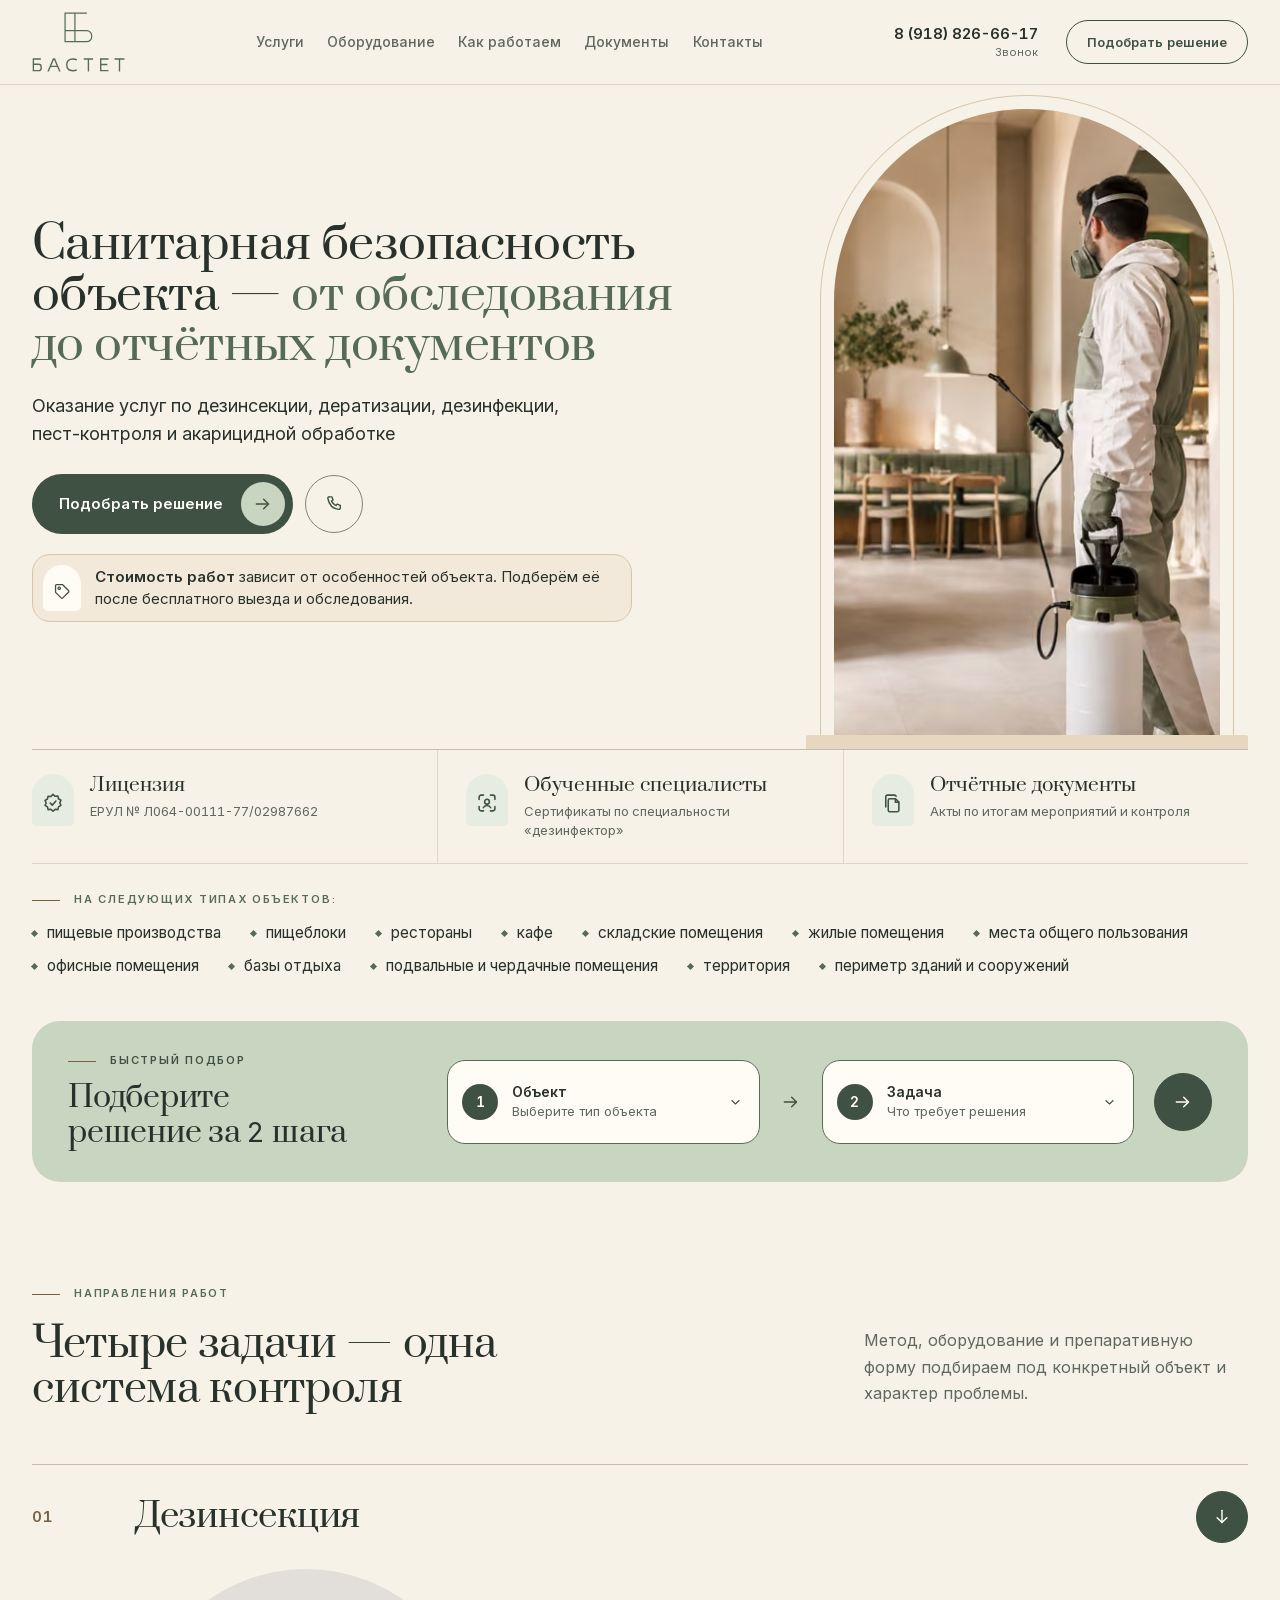
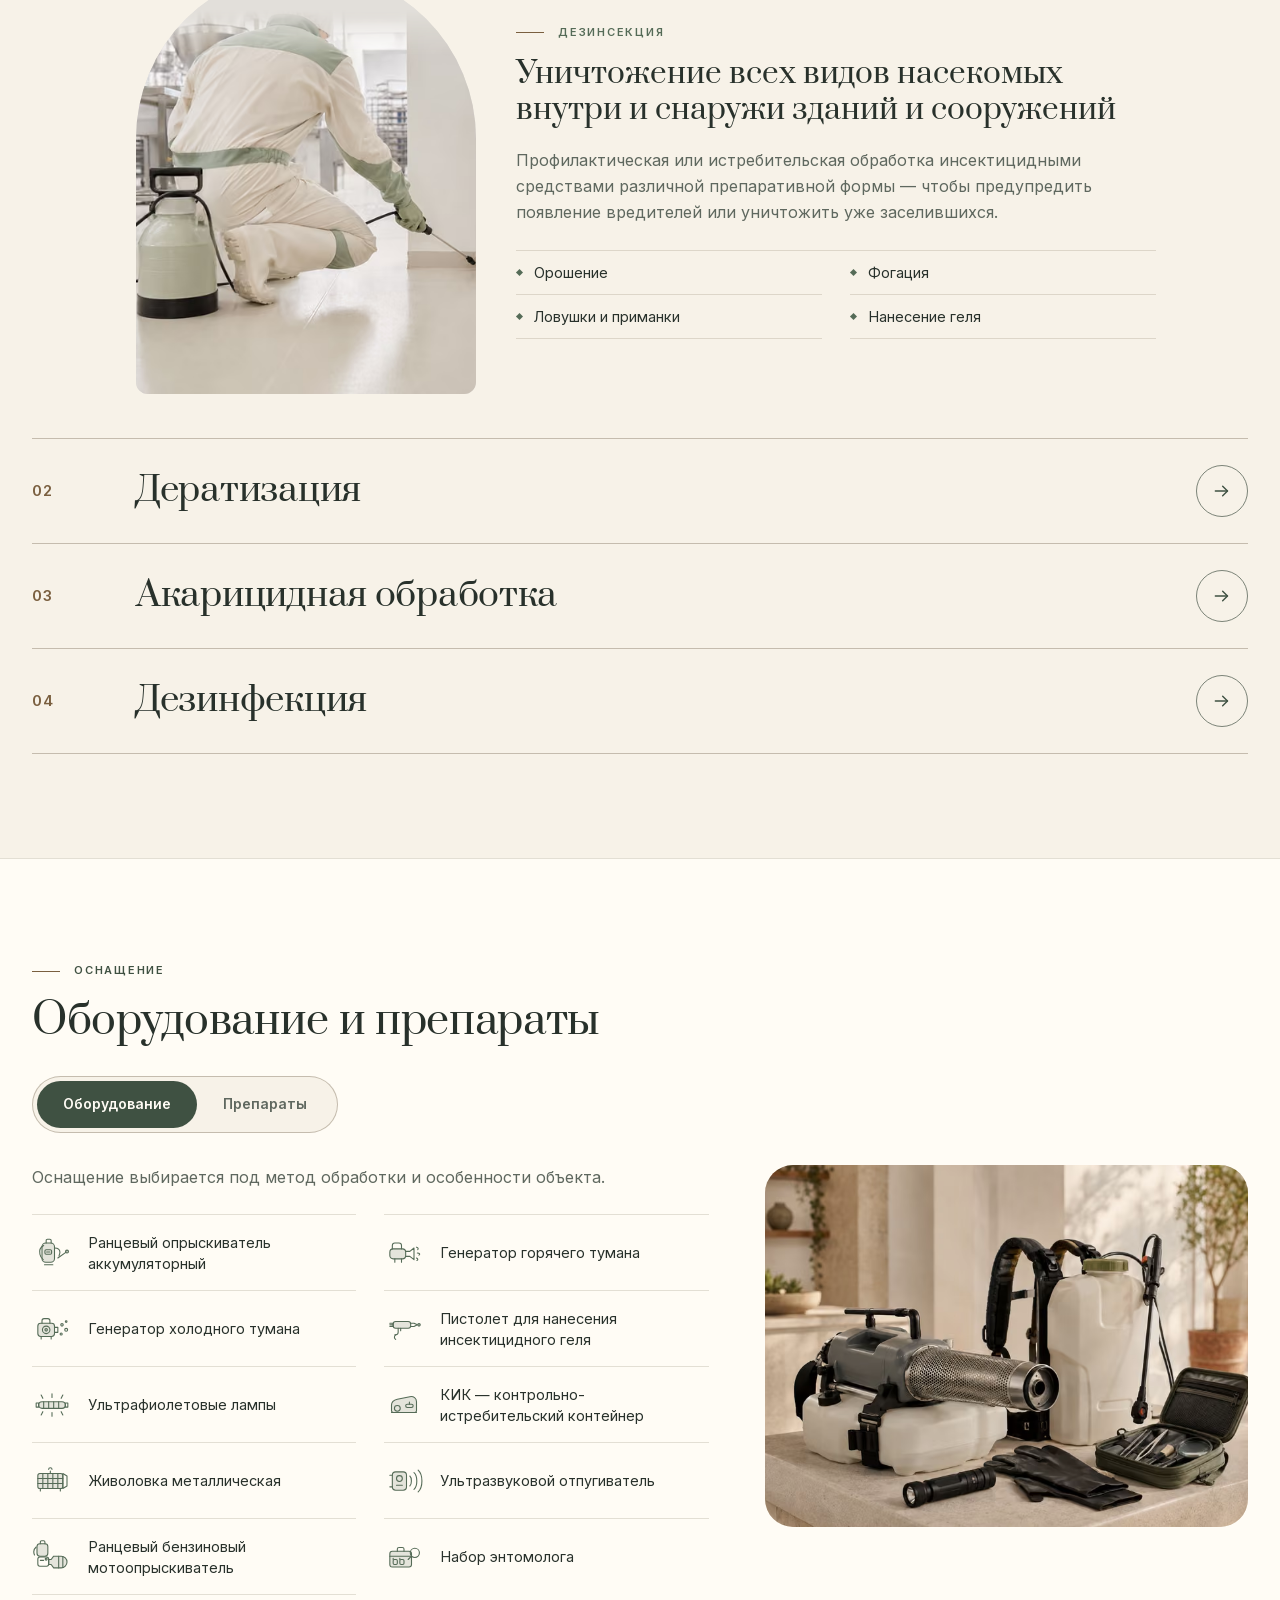
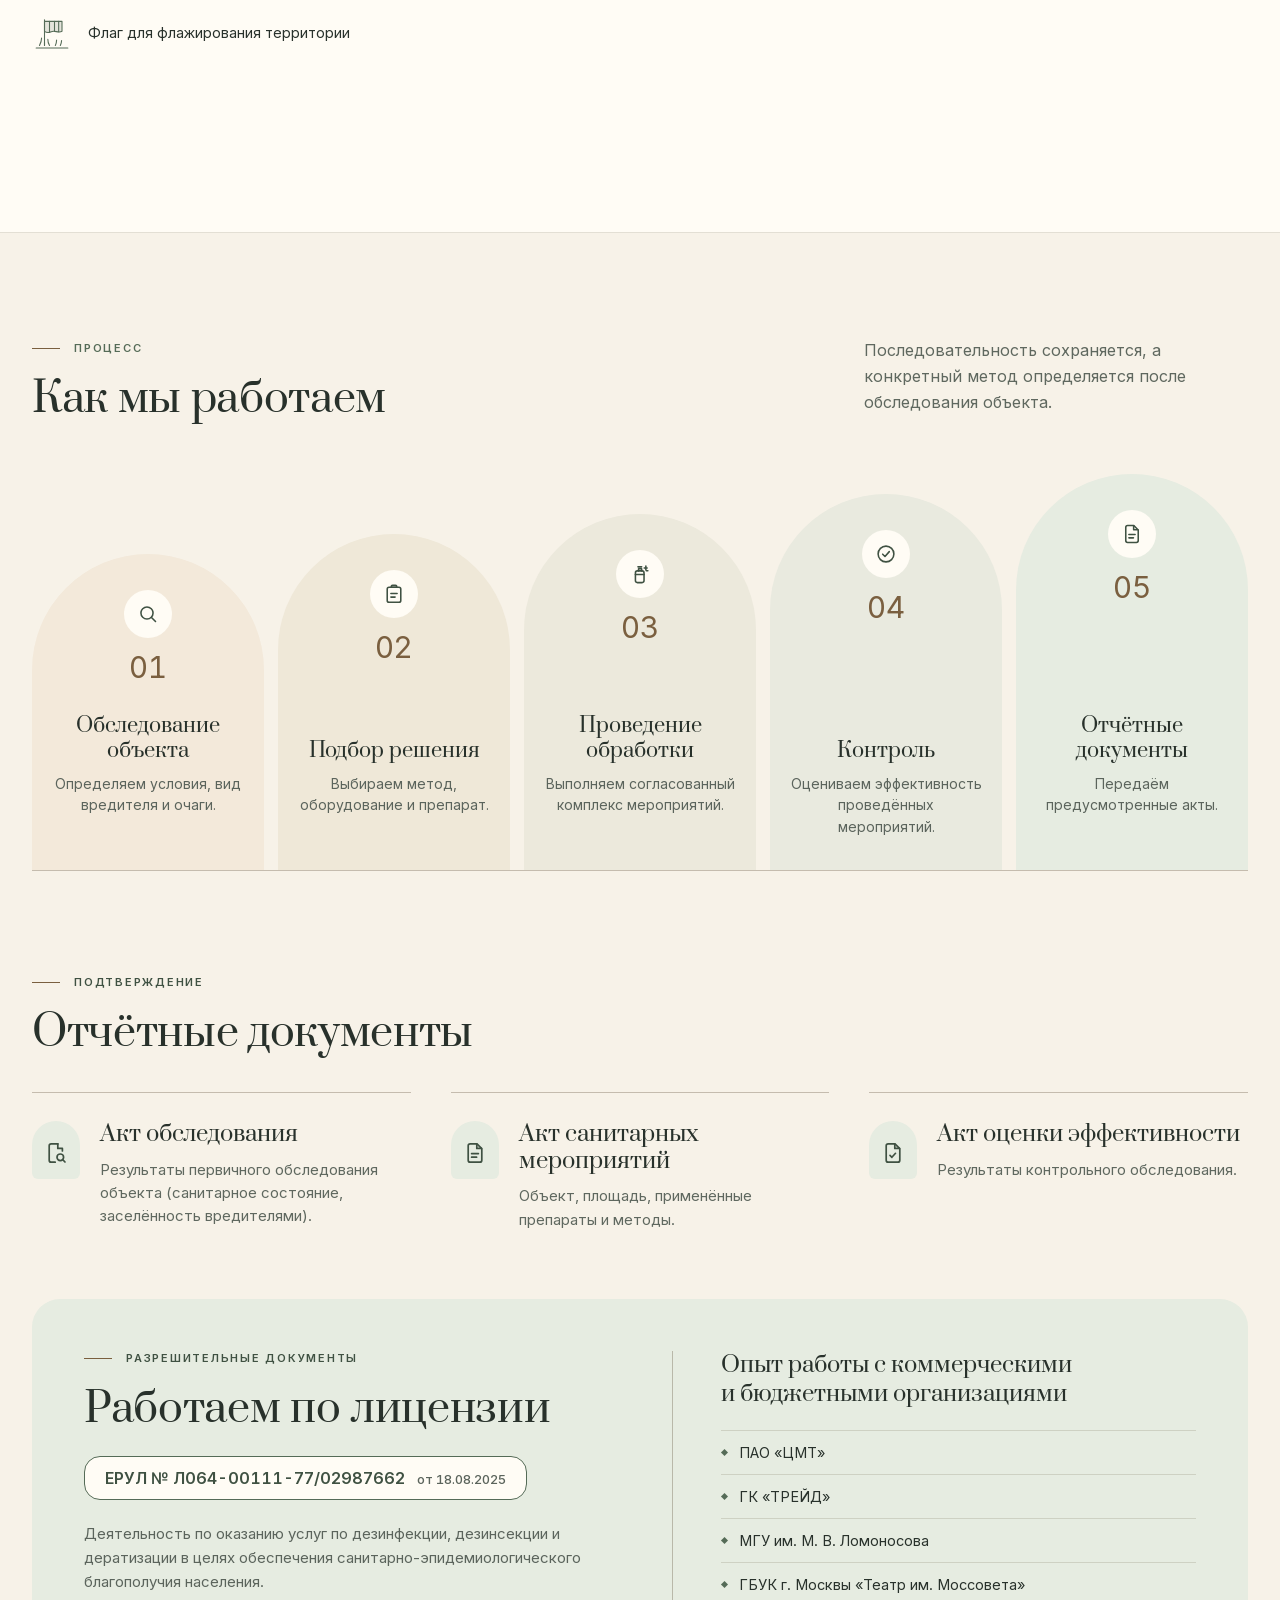
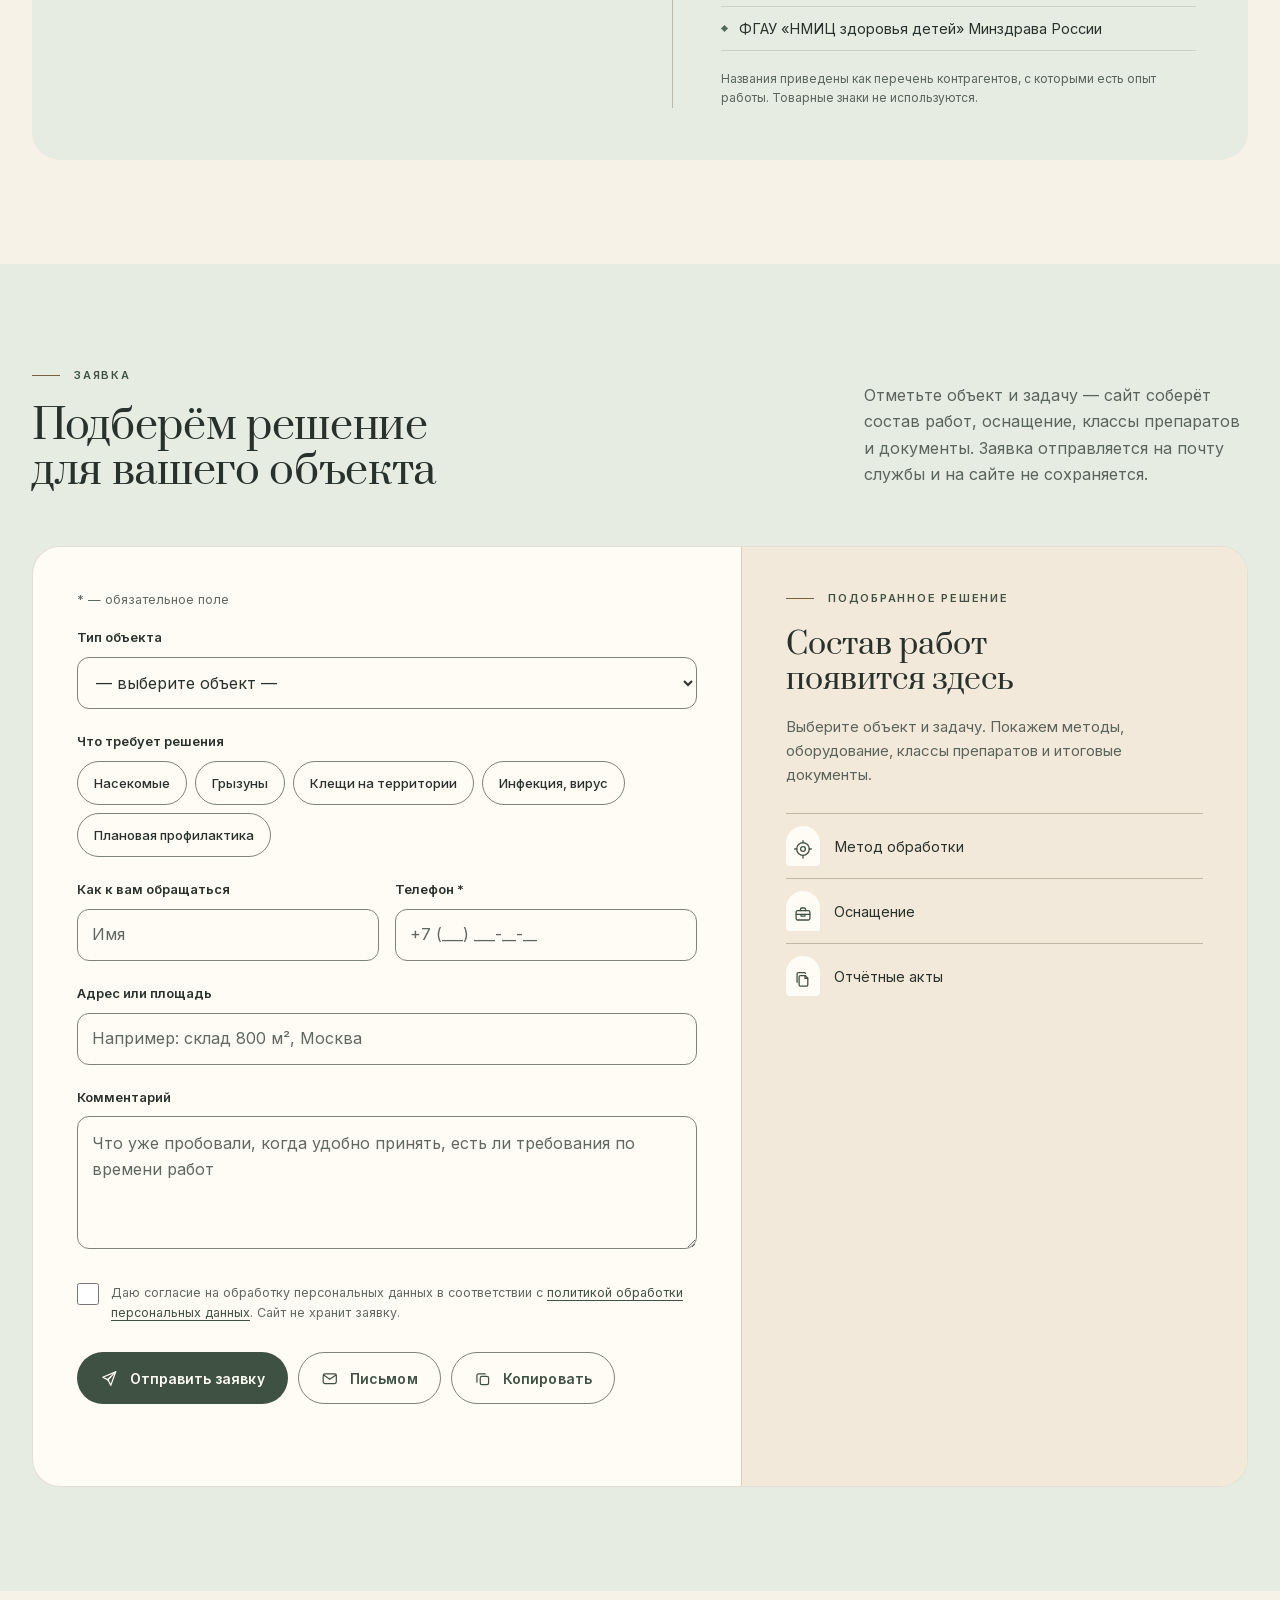
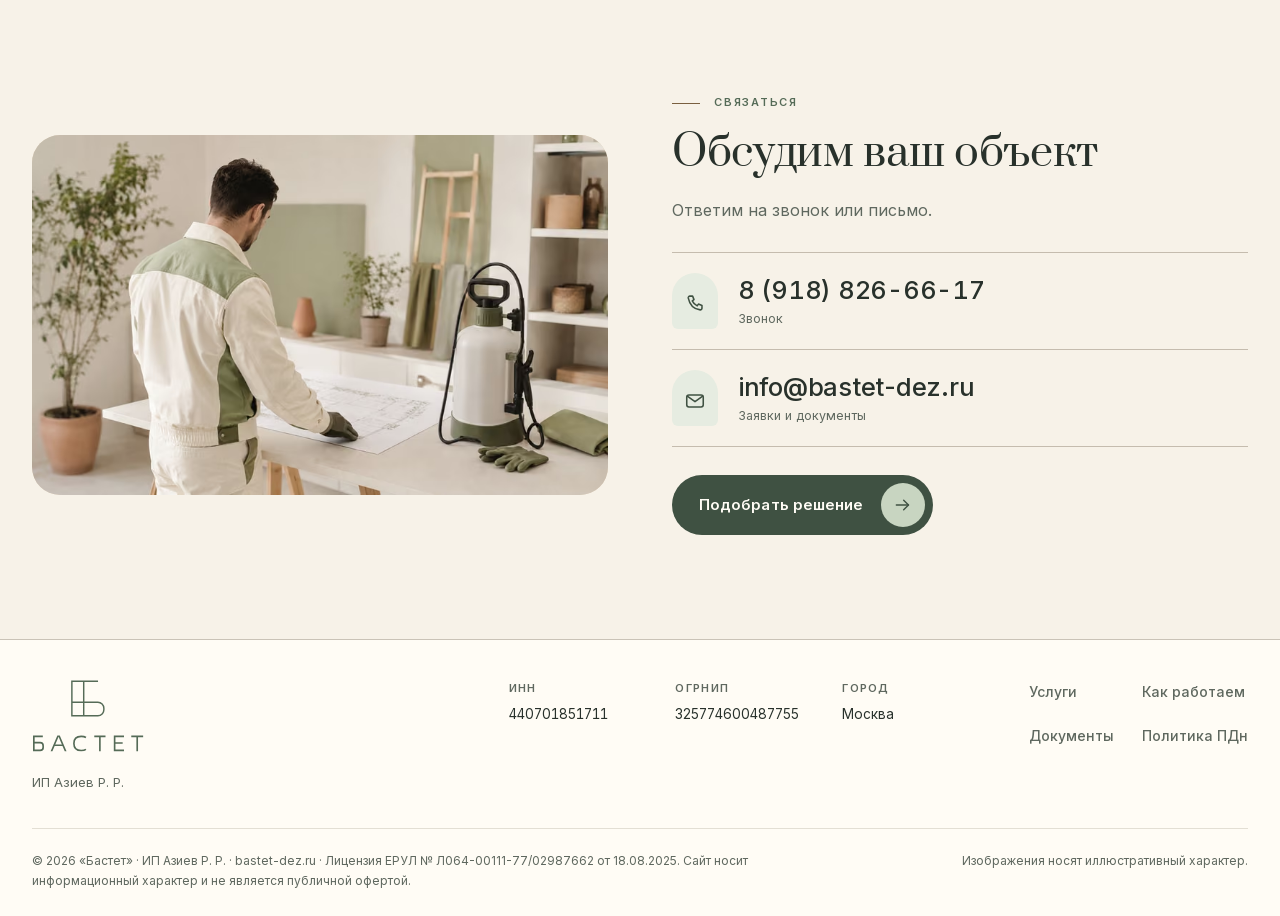
<file: index.html>
<!doctype html>
<html lang="ru" class="no-js">
<head>
  <meta charset="utf-8">
  <meta name="viewport" content="width=device-width, initial-scale=1">
  <script>document.documentElement.className = 'js' + (location.search.indexOf('qa=1') !== -1 ? ' qa-mode' : '');</script>
  <title>Бастет — дезинсекция, дератизация и дезинфекция объектов в Москве</title>
  <meta name="description" content="«Бастет» — лицензированная дезинсекция, дератизация и пест-контроль, акарицидная обработка и дезинфекция объектов в Москве. Подбор решения и отчётные документы.">
  <meta name="theme-color" content="#F7F2E8">
      <!-- Working domain: https://bastet-dez.ru/ -->
  <link rel="canonical" href="https://bastet-dez.ru/">
  <meta property="og:type" content="website">
  <meta property="og:locale" content="ru_RU">
  <meta property="og:site_name" content="Бастет">
  <meta property="og:title" content="Бастет — санитарная безопасность объекта">
  <meta property="og:description" content="От обследования и подбора метода до обработки и отчётных документов.">
  <meta property="og:url" content="https://bastet-dez.ru/">
  <meta property="og:image" content="https://bastet-dez.ru/assets/og-cover.jpg">
  <meta property="og:image:width" content="1200">
  <meta property="og:image:height" content="630">
  <meta property="og:image:alt" content="Бастет — дезинсекция, дератизация и дезинфекция объектов">
  <link rel="icon" href="assets/icons/favicon.svg" type="image/svg+xml">
  <link rel="apple-touch-icon" href="assets/icons/apple-touch-icon.png">
  <!-- Шрифты первого экрана подгружаем сразу: иначе они обнаруживаются только на этапе раскладки.
       Латинский сабсет Inter нужен в каждой строке: в нём пробел, запятая, точка и цифры. -->
  <link rel="preload" as="font" type="font/woff2" crossorigin href="assets/fonts/inter-cyrillic.woff2">
  <link rel="preload" as="font" type="font/woff2" crossorigin href="assets/fonts/inter-latin.woff2">
  <link rel="preload" as="font" type="font/woff2" crossorigin href="assets/fonts/prata-regular-cyrillic.woff2">
  <!-- Арка hero на первом экране только с 1024 px; на телефоне она ниже сгиба и не должна
       конкурировать со шрифтами. Srcset и sizes — те же, что у <picture> ниже. -->
  <link rel="preload" as="image" type="image/avif" media="(min-width: 1024px)" fetchpriority="high" imagesrcset="assets/images/hero-960.avif 960w, assets/images/hero.avif 1920w" imagesizes="(max-width: 767px) calc((100vw - 68px) * 1.875), (max-width: 1023px) 672px, (max-width: 1180px) 1040px, 1160px">
  <link rel="stylesheet" href="css/fonts.css">
  <link rel="stylesheet" href="css/styles.css">

<!-- Yandex.Metrika counter -->
<script type="text/javascript">
    (function(m,e,t,r,i,k,a){
        m[i]=m[i]||function(){(m[i].a=m[i].a||[]).push(arguments)};
        m[i].l=1*new Date();
        for (var j = 0; j < document.scripts.length; j++) {if (document.scripts[j].src === r) { return; }}
        k=e.createElement(t),a=e.getElementsByTagName(t)[0],k.async=1,k.src=r,a.parentNode.insertBefore(k,a)
    })(window, document,'script','https://mc.yandex.ru/metrika/tag.js?id=113790542', 'ym');

    ym(113790542, 'init', {ssr:true, webvisor:true, clickmap:true, ecommerce:"dataLayer", referrer: document.referrer, url: location.href, accurateTrackBounce:true, trackLinks:true});
</script>
<noscript><div><img src="https://mc.yandex.ru/watch/113790542" style="position:absolute; left:-9999px;" alt="" /></div></noscript>
<!-- /Yandex.Metrika counter -->
</head>
<body>

<svg class="icon-sprite" aria-hidden="true" focusable="false" xmlns="http://www.w3.org/2000/svg">
  <!-- Логотип заказчика «Бастет»: монограмма над надписью (brand/build-logo.py). -->
  <symbol id="logo-bastet" viewBox="21 37 169 109"><g fill="none" stroke="currentColor" stroke-linejoin="miter" stroke-miterlimit="10"><path stroke-width="2.2" d="M120.7 39H81.1V91H120.5A9 9 0 0 0 129.5 82V79.8A9 9 0 0 0 120.5 70.8H81.1M99 39V91"/><path stroke-width="2.5" d="M37.1 122.4H23.5V143.6H33.1A4.5 4.5 0 0 0 37.6 139.1V136.4A4.5 4.5 0 0 0 33.1 131.9H23.5 M54.18 135.8H67.72 M102.40 123.96C100.64 122.84 98.26 122.30 95.20 122.30C87.60 122.30 84.15 125.64 84.15 133.00C84.15 140.36 87.60 143.70 95.20 143.70C98.26 143.70 100.64 143.16 102.40 142.04 M115 122.4H132M123.5 122.4V145 M160 122.4H145.8V143.6H160M145.8 132.4H158 M171 122.4H189M180 122.4V145"/></g><path fill="currentColor" d="M48.92 145.00L59.12 121.00L62.78 121.00L72.98 145.00L70.27 145.00L60.95 123.08L51.63 145.00Z"/></symbol>
  <symbol id="i-arrow-right" viewBox="0 0 24 24" fill="none" stroke="currentColor" stroke-width="1.7" stroke-linecap="round" stroke-linejoin="round"><path d="M4 12h14.5"/><path d="M12.8 6.2 18.6 12l-5.8 5.8"/></symbol>
  <symbol id="i-caret-down" viewBox="0 0 24 24" fill="none" stroke="currentColor" stroke-width="1.7" stroke-linecap="round" stroke-linejoin="round"><path d="m6.2 9.6 5.8 5.6 5.8-5.6"/></symbol>
  <symbol id="i-check-circle" viewBox="0 0 24 24" fill="none" stroke="currentColor" stroke-width="1.7" stroke-linecap="round" stroke-linejoin="round"><circle cx="12" cy="12" r="8.6"/><path d="m8.4 12.2 2.5 2.5 4.7-5.3"/></symbol>
  <symbol id="i-clipboard-text" viewBox="0 0 24 24" fill="none" stroke="currentColor" stroke-width="1.7" stroke-linecap="round" stroke-linejoin="round"><rect x="4.6" y="4.6" width="14.8" height="16.4" rx="2"/><path d="M9 4.6V3.8a1.4 1.4 0 0 1 1.4-1.4h3.2A1.4 1.4 0 0 1 15 3.8v.8Z"/><path d="M8.6 11.4h6.8M8.6 15.4h4.6"/></symbol>
  <symbol id="i-copy" viewBox="0 0 24 24" fill="none" stroke="currentColor" stroke-width="1.7" stroke-linecap="round" stroke-linejoin="round"><rect x="8.6" y="8.6" width="11.4" height="11.4" rx="2.2"/><path d="M15.4 5.4H6.2a2.2 2.2 0 0 0-2.2 2.2v9.2"/></symbol>
  <symbol id="i-envelope-simple" viewBox="0 0 24 24" fill="none" stroke="currentColor" stroke-width="1.7" stroke-linecap="round" stroke-linejoin="round"><rect x="3" y="5.4" width="18" height="13.2" rx="2.4"/><path d="m3.6 6.8 8.4 6 8.4-6"/></symbol>
  <symbol id="i-paper-plane" viewBox="0 0 24 24" fill="none" stroke="currentColor" stroke-width="1.7" stroke-linecap="round" stroke-linejoin="round"><path d="M21.5 2.5 10.6 13.4"/><path d="m21.5 2.5-6.7 18.6-3.6-7.5-7.5-3.6L21.5 2.5Z"/><path d="m10.6 13.4 4-4"/></symbol>
  <symbol id="i-file-check" viewBox="0 0 24 24" fill="none" stroke="currentColor" stroke-width="1.7" stroke-linecap="round" stroke-linejoin="round"><path d="M14 2.8H7.2a2 2 0 0 0-2 2v14.4a2 2 0 0 0 2 2h9.6a2 2 0 0 0 2-2V7.6L14 2.8Z"/><path d="M13.8 3v4.4h4.6"/><path d="m9 14.4 1.9 1.9 3.6-4"/></symbol>
  <symbol id="i-file-search" viewBox="0 0 24 24" fill="none" stroke="currentColor" stroke-width="1.7" stroke-linecap="round" stroke-linejoin="round"><path d="M14 2.8H7.2a2 2 0 0 0-2 2v14.4a2 2 0 0 0 2 2h4"/><path d="M13.8 3v4.4h4.6V10"/><circle cx="16.3" cy="16.3" r="3.3"/><path d="m18.7 18.7 2.3 2.3"/></symbol>
  <symbol id="i-file-text" viewBox="0 0 24 24" fill="none" stroke="currentColor" stroke-width="1.7" stroke-linecap="round" stroke-linejoin="round"><path d="M14 2.8H7.2a2 2 0 0 0-2 2v14.4a2 2 0 0 0 2 2h9.6a2 2 0 0 0 2-2V7.6L14 2.8Z"/><path d="M13.8 3v4.4h4.6"/><path d="M8.6 12.6h6.8M8.6 16.2h5"/></symbol>
  <symbol id="i-files" viewBox="0 0 24 24" fill="none" stroke="currentColor" stroke-width="1.7" stroke-linecap="round" stroke-linejoin="round"><path d="M8.6 7.4h6.2l3.6 3.6v8.8a1.8 1.8 0 0 1-1.8 1.8H8.6a1.8 1.8 0 0 1-1.8-1.8V9.2a1.8 1.8 0 0 1 1.8-1.8Z"/><path d="M14.6 7.6v3.6h3.6"/><path d="M15.4 4.6a1.8 1.8 0 0 0-1.7-1.2H5.9a1.8 1.8 0 0 0-1.8 1.8v11.2"/></symbol>
  <symbol id="i-list" viewBox="0 0 24 24" fill="none" stroke="currentColor" stroke-width="1.7" stroke-linecap="round" stroke-linejoin="round"><path d="M4 7h16M4 12h16M4 17h16"/></symbol>
  <symbol id="i-x" viewBox="0 0 24 24" fill="none" stroke="currentColor" stroke-width="1.7" stroke-linecap="round" stroke-linejoin="round"><path d="M6 6l12 12M18 6 6 18"/></symbol>
  <symbol id="i-magnifying-glass" viewBox="0 0 24 24" fill="none" stroke="currentColor" stroke-width="1.7" stroke-linecap="round" stroke-linejoin="round"><circle cx="10.9" cy="10.9" r="6.6"/><path d="m15.8 15.8 4.4 4.4"/></symbol>
  <symbol id="i-phone" viewBox="0 0 24 24" fill="none" stroke="currentColor" stroke-width="1.7" stroke-linecap="round" stroke-linejoin="round"><path d="M6.4 3.4h3l1.5 3.8-1.9 1.4a11.4 11.4 0 0 0 5.4 5.4l1.4-1.9 3.8 1.5v3a1.8 1.8 0 0 1-2 1.8C10.9 17.8 6.2 13.1 4.6 5.4a1.8 1.8 0 0 1 1.8-2Z"/></symbol>
  <symbol id="i-seal-check" viewBox="0 0 24 24" fill="none" stroke="currentColor" stroke-width="1.7" stroke-linecap="round" stroke-linejoin="round"><path d="m12 2.6 2.3 2.1 3.1-.3.6 3 2.7 1.6-1.3 2.8 1.3 2.8-2.7 1.6-.6 3-3.1-.3L12 21l-2.3-2.1-3.1.3-.6-3-2.7-1.6L4.6 12 3.3 9.2 6 7.6l.6-3 3.1.3L12 2.6Z"/><path d="m9 12.1 2.2 2.2 4-4.4"/></symbol>
  <symbol id="i-shield-check" viewBox="0 0 24 24" fill="none" stroke="currentColor" stroke-width="1.7" stroke-linecap="round" stroke-linejoin="round"><path d="M12 2.9 4.7 6v5.3c0 4.4 3 8.3 7.3 9.8 4.3-1.5 7.3-5.4 7.3-9.8V6L12 2.9Z"/><path d="m8.7 11.9 2.4 2.4 4.3-4.7"/></symbol>
  <symbol id="i-spray-bottle" viewBox="0 0 24 24" fill="none" stroke="currentColor" stroke-width="1.7" stroke-linecap="round" stroke-linejoin="round"><path d="M9.2 8.6h5a2.2 2.2 0 0 1 2.2 2.2v8.4a2.2 2.2 0 0 1-2.2 2.2h-5A2.2 2.2 0 0 1 7 19.2v-8.4a2.2 2.2 0 0 1 2.2-2.2Z"/><path d="M10.4 8.6V6.2h3.4v2.4"/><path d="M13.8 4.2h-4"/><path d="M7 12.6h9.4"/><path d="M16.6 5.4h3.2M18.4 3.2v4.4M20.6 8.4h-1.6"/></symbol>
  <symbol id="i-strategy" viewBox="0 0 24 24" fill="none" stroke="currentColor" stroke-width="1.7" stroke-linecap="round" stroke-linejoin="round"><circle cx="12" cy="12" r="3.2"/><circle cx="12" cy="12" r="8.4"/><path d="M12 .9v3M12 21.1v3M.9 12h3M20.1 12h3"/></symbol>
  <symbol id="i-tag" viewBox="0 0 24 24" fill="none" stroke="currentColor" stroke-width="1.7" stroke-linecap="round" stroke-linejoin="round"><path d="M3.4 12.6V4.8a1.4 1.4 0 0 1 1.4-1.4h7.8l8 8a1.6 1.6 0 0 1 0 2.3l-7.5 7.5a1.6 1.6 0 0 1-2.3 0l-7.4-7.4Z"/><circle cx="8.3" cy="8.3" r="1.6"/></symbol>
  <symbol id="i-toolbox" viewBox="0 0 24 24" fill="none" stroke="currentColor" stroke-width="1.7" stroke-linecap="round" stroke-linejoin="round"><rect x="2.8" y="7.6" width="18.4" height="12.4" rx="2"/><path d="M8.6 7.6V5.8a1.8 1.8 0 0 1 1.8-1.8h3.2a1.8 1.8 0 0 1 1.8 1.8v1.8"/><path d="M2.8 12.6h18.4"/><path d="M9.4 12.6v2.2h5.2v-2.2"/></symbol>
  <symbol id="i-user-focus" viewBox="0 0 24 24" fill="none" stroke="currentColor" stroke-width="1.7" stroke-linecap="round" stroke-linejoin="round"><path d="M3.4 8.2V5.6a2.2 2.2 0 0 1 2.2-2.2h2.6M20.6 8.2V5.6a2.2 2.2 0 0 0-2.2-2.2h-2.6M3.4 15.8v2.6a2.2 2.2 0 0 0 2.2 2.2h2.6M20.6 15.8v2.6a2.2 2.2 0 0 1-2.2 2.2h-2.6"/><circle cx="12" cy="10.6" r="2.6"/><path d="M7.9 17.2a4.6 4.6 0 0 1 8.2 0"/></symbol>

      <!-- Working domain: https://bastet-dez.ru/ -->
  <symbol id="ill-backpack-battery" viewBox="0 0 96 96" fill="none" stroke="currentColor" stroke-width="2.6" stroke-linecap="round" stroke-linejoin="round">
    <rect x="24" y="24" width="30" height="46" rx="9" fill="var(--ill-fill, currentColor)" fill-opacity=".16"/>
    <path d="M34 24v-6a3 3 0 0 1 3-3h6a3 3 0 0 1 3 3v6"/>
    <path d="M28 30c-8 4-11 12-9 21 1 6 4 10 8 13"/>
    <rect x="31" y="40" width="16" height="11" rx="3"/><path d="M35 45.5h8"/>
    <path d="M54 36c9 0 13 4 13 10 0 4-2 6-2 9"/>
    <path d="m62 60 20-14"/><circle cx="84" cy="44.5" r="3.5" fill="var(--ill-fill, currentColor)" fill-opacity=".26"/>
    <path d="M30 76h20"/>
  </symbol>
  <symbol id="ill-hot-fog" viewBox="0 0 96 96" fill="none" stroke="currentColor" stroke-width="2.6" stroke-linecap="round" stroke-linejoin="round">
    <rect x="14" y="38" width="38" height="24" rx="8" fill="var(--ill-fill, currentColor)" fill-opacity=".16"/>
    <path d="M20 38V30a6 6 0 0 1 6-6h10a6 6 0 0 1 6 6v8"/>
    <path d="M52 44h10l10-8v28l-10-8H52"/>
    <path d="M26 62v8M42 62v8"/>
    <path d="M78 34c4 1 5 4 3 6M80 48c6 0 7 3 4 5M78 60c4 2 4 5 1 6"/>
  </symbol>
  <symbol id="ill-cold-fog" viewBox="0 0 96 96" fill="none" stroke="currentColor" stroke-width="2.6" stroke-linecap="round" stroke-linejoin="round">
    <rect x="14" y="34" width="40" height="32" rx="7" fill="var(--ill-fill, currentColor)" fill-opacity=".16"/>
    <path d="M24 34v-6a5 5 0 0 1 5-5h9a5 5 0 0 1 5 5v6"/>
    <circle cx="34" cy="50" r="9"/><circle cx="34" cy="50" r="3"/>
    <path d="M54 44h8v12h-8"/>
    <circle cx="72" cy="38" r="3"/><circle cx="82" cy="50" r="3.5"/><circle cx="70" cy="60" r="2.5"/><circle cx="82" cy="30" r="2"/>
    <path d="M22 66v6M46 66v6"/>
  </symbol>
  <symbol id="ill-gel-gun" viewBox="0 0 96 96" fill="none" stroke="currentColor" stroke-width="2.6" stroke-linecap="round" stroke-linejoin="round">
    <rect x="22" y="30" width="42" height="16" rx="6" fill="var(--ill-fill, currentColor)" fill-opacity=".16"/>
    <path d="M64 34h8l8 4-8 4h-8"/>
    <path d="M14 34h8v8h-8M14 38h8"/>
    <path d="M34 46v10a6 6 0 0 1-6 6h-2"/><path d="M40 46v6"/>
    <path d="M28 62c-4 3-4 8 0 11"/>
    <circle cx="84" cy="38" r="3" fill="var(--ill-fill, currentColor)" fill-opacity=".3"/>
  </symbol>
  <symbol id="ill-uv-lamp" viewBox="0 0 96 96" fill="none" stroke="currentColor" stroke-width="2.6" stroke-linecap="round" stroke-linejoin="round">
    <rect x="16" y="40" width="64" height="16" rx="8" fill="var(--ill-fill, currentColor)" fill-opacity=".16"/>
    <path d="M10 43h6v10h-6zM80 43h6v10h-6z"/>
    <path d="M28 40v16M40 40v16M52 40v16M64 40v16"/>
    <path d="M26 32l-4-8M48 30v-9M70 32l4-8M26 64l-4 8M48 66v9M70 64l4 8"/>
  </symbol>
  <symbol id="ill-kik" viewBox="0 0 96 96" fill="none" stroke="currentColor" stroke-width="2.6" stroke-linecap="round" stroke-linejoin="round">
    <path d="M18 48c0-7 6-12 14-14l30-6c9-2 16 4 16 12v22a4 4 0 0 1-4 4H22a4 4 0 0 1-4-4V48Z" fill="var(--ill-fill, currentColor)" fill-opacity=".16"/>
    <circle cx="32" cy="56" r="7"/>
    <rect x="52" y="46" width="18" height="8" rx="4"/><path d="M61 46v-5"/>
    <path d="M44 66h26" stroke-dasharray="4 5"/>
    <path d="M18 66h60"/>
  </symbol>
  <symbol id="ill-livetrap" viewBox="0 0 96 96" fill="none" stroke="currentColor" stroke-width="2.6" stroke-linecap="round" stroke-linejoin="round">
    <rect x="14" y="30" width="60" height="36" rx="5" fill="var(--ill-fill, currentColor)" fill-opacity=".16"/>
    <path d="M26 30v36M38 30v36M50 30v36M62 30v36"/>
    <path d="M14 42h60M14 54h60"/>
    <path d="M74 30v36l10-6V36l-10-6Z"/>
    <path d="M44 24v6M40 20a4 4 0 0 1 8 0"/>
    <path d="M20 66v6M68 66v6"/>
  </symbol>
  <symbol id="ill-ultrasonic" viewBox="0 0 96 96" fill="none" stroke="currentColor" stroke-width="2.6" stroke-linecap="round" stroke-linejoin="round">
    <rect x="20" y="26" width="34" height="44" rx="8" fill="var(--ill-fill, currentColor)" fill-opacity=".16"/>
    <circle cx="37" cy="42" r="7"/><path d="M30 58h14"/>
    <path d="M20 62h-6M20 34h-6"/>
    <path d="M62 36c5 4 5 20 0 24M72 28c9 8 9 32 0 40M82 22c12 11 12 41 0 52"/>
  </symbol>
  <symbol id="ill-backpack-petrol" viewBox="0 0 96 96" fill="none" stroke="currentColor" stroke-width="2.6" stroke-linecap="round" stroke-linejoin="round">
    <rect x="12" y="16" width="26" height="30" rx="7" fill="var(--ill-fill, currentColor)" fill-opacity=".16"/>
    <path d="M20 16v-4a3 3 0 0 1 3-3h5a3 3 0 0 1 3 3v4"/>
    <rect x="14" y="48" width="26" height="22" rx="5"/>
    <path d="M20 56h8"/><circle cx="34" cy="53" r="2.4"/>
    <path d="M40 54h6l6-8h18a14 14 0 0 1 0 28H52l-6-8h-6Z" fill="var(--ill-fill, currentColor)" fill-opacity=".16"/>
    <path d="M64 46v28M74 47v26"/>
    <path d="M10 24c-6 5-7 12-4 19"/>
  </symbol>
  <symbol id="ill-entomo-kit" viewBox="0 0 96 96" fill="none" stroke="currentColor" stroke-width="2.6" stroke-linecap="round" stroke-linejoin="round">
    <rect x="14" y="34" width="52" height="38" rx="6" fill="var(--ill-fill, currentColor)" fill-opacity=".16"/>
    <path d="M14 46h52"/><path d="M32 34v-5a4 4 0 0 1 4-4h8a4 4 0 0 1 4 4v5"/>
    <rect x="22" y="54" width="10" height="12" rx="3"/>
    <rect x="38" y="54" width="10" height="12" rx="3"/>
    <path d="M22 54v-3M38 54v-3"/>
    <circle cx="74" cy="38" r="11"/><path d="m66 46-8 8"/>
  </symbol>
  <symbol id="ill-flag" viewBox="0 0 96 96" fill="none" stroke="currentColor" stroke-width="2.6" stroke-linecap="round" stroke-linejoin="round">
    <path d="M30 16v62"/>
    <path d="M30 20h42v24c-8 5-18-3-26 1s-12 2-16-1V20Z" fill="var(--ill-fill, currentColor)" fill-opacity=".16"/>
    <path d="M42 20v25M54 20v24M64 20v25"/>
    <path d="M18 78c3-6 5-12 5-18M30 78v-8M42 78c-3-5-4-10-4-15M56 78c2-4 3-9 3-13M68 78c2-5 3-9 3-12"/>
    <path d="M10 84h76"/>
  </symbol>
</svg>
  <a class="skip-link" href="#main">Перейти к содержанию</a>

  <header class="site-header" id="header">
    <div class="container nav-shell">
      <a class="brand" href="#top" aria-label="Бастет — на главную">
        <svg class="brand-mark" aria-hidden="true" focusable="false"><use href="#logo-bastet"/></svg>
        <span class="visually-hidden">Бастет</span>
      </a>
      <nav class="desktop-nav" aria-label="Основное меню">
        <a href="#services">Услуги</a>
        <a href="#equipment">Оборудование</a>
        <a href="#process">Как работаем</a>
        <a href="#documents">Документы</a>
        <a href="#contacts">Контакты</a>
      </nav>
      <a class="header-phone" href="tel:+79188266617">
        <b>8 (918) 826-66-17</b>
        <small>Звонок</small>
      </a>
      <a class="btn btn-primary header-cta" href="#request">Подобрать решение</a>
      <button class="menu-button" id="burger" type="button" aria-controls="mobileMenu" aria-expanded="false" aria-label="Открыть меню">
        <i class="ic ic-open" aria-hidden="true"><svg aria-hidden="true" focusable="false"><use href="#i-list"/></svg></i>
        <i class="ic ic-close" aria-hidden="true"><svg aria-hidden="true" focusable="false"><use href="#i-x"/></svg></i>
      </button>
    </div>
    <nav class="mobile-menu" id="mobileMenu" aria-label="Мобильное меню">
      <a href="#services">Услуги</a>
      <a href="#equipment">Оборудование и препараты</a>
      <a href="#process">Как работаем</a>
      <a href="#documents">Документы</a>
      <a href="#contacts">Контакты</a>
      <a href="tel:+79188266617">8 (918) 826-66-17</a>
    </nav>
  </header>

  <main id="main" tabindex="-1">
    <section class="hero" id="top" aria-labelledby="hero-title">

      <div class="container hero-inner">
        <div class="hero-card reveal">
          <div class="hero-copy">
            <h1 id="hero-title">Санитарная безопасность объекта&nbsp;— <span>от&nbsp;обследования до&nbsp;отчётных документов</span></h1>
            <p class="hero-lead">Оказание услуг по дезинсекции, дератизации, дезинфекции, <span class="nowrap">пест-контроля</span> и акарицидной обработке</p>
            <div class="hero-actions">
              <a class="btn btn-primary btn-large" data-magnetic href="#request">Подобрать решение <i class="ic" aria-hidden="true"><svg aria-hidden="true" focusable="false"><use href="#i-arrow-right"/></svg></i></a>
              <a class="round-link" href="tel:+79188266617" aria-label="Позвонить 8 918 826-66-17"><i class="ic" aria-hidden="true"><svg aria-hidden="true" focusable="false"><use href="#i-phone"/></svg></i></a>
            </div>
            <p class="price-note" id="price"><i class="ic" aria-hidden="true"><svg aria-hidden="true" focusable="false"><use href="#i-tag"/></svg></i><span><b>Стоимость работ</b> зависит от особенностей объекта. Подберём её после бесплатного выезда и обследования.</span></p>
          </div>
          <div class="hero-visual">
            <picture>
              <source type="image/avif" srcset="assets/images/hero-960.avif 960w, assets/images/hero.avif 1920w" sizes="(max-width: 767px) calc((100vw - 68px) * 1.875), (max-width: 1023px) 672px, (max-width: 1180px) 1040px, 1160px">
              <source type="image/webp" srcset="assets/images/hero-960.webp 960w, assets/images/hero.webp 1920w" sizes="(max-width: 767px) calc((100vw - 68px) * 1.875), (max-width: 1023px) 672px, (max-width: 1180px) 1040px, 1160px">
              <img src="assets/images/hero.jpg" srcset="assets/images/hero-960.jpg 960w, assets/images/hero.jpg 1920w" sizes="(max-width: 767px) calc((100vw - 68px) * 1.875), (max-width: 1023px) 672px, (max-width: 1180px) 1040px, 1160px" alt="Специалист в защитном костюме проводит санитарную обработку коммерческого помещения" width="1920" height="1280">
            </picture>
          </div>
        </div>

        <div class="proof-rail reveal" role="group" aria-label="Ключевые подтверждения">
          <div class="proof-item">
            <i class="ic" aria-hidden="true"><svg aria-hidden="true" focusable="false"><use href="#i-seal-check"/></svg></i>
            <span><b>Лицензия</b><small>ЕРУЛ №&nbsp;<span class="nowrap">Л064-00111-77/02987662</span></small></span>
          </div>
          <div class="proof-item">
            <i class="ic" aria-hidden="true"><svg aria-hidden="true" focusable="false"><use href="#i-user-focus"/></svg></i>
            <span><b>Обученные специалисты</b><small>Сертификаты по специальности «дезинфектор»</small></span>
          </div>
          <div class="proof-item">
            <i class="ic" aria-hidden="true"><svg aria-hidden="true" focusable="false"><use href="#i-files"/></svg></i>
            <span><b>Отчётные документы</b><small>Акты по итогам мероприятий и контроля</small></span>
          </div>
        </div>

        <div class="object-band reveal">
          <p class="section-label" id="objects-title">На следующих типах объектов:</p>
          <ul class="object-list" aria-labelledby="objects-title">
            <li>пищевые производства</li>
            <li>пищеблоки</li>
            <li>рестораны</li>
            <li>кафе</li>
            <li>складские помещения</li>
            <li>жилые помещения</li>
            <li>места общего пользования</li>
            <li>офисные помещения</li>
            <li>базы отдыха</li>
            <li>подвальные <span class="nowrap">и чердачные</span> помещения</li>
            <li>территория</li>
            <li>периметр зданий <span class="nowrap">и сооружений</span></li>
          </ul>
        </div>
      </div>
    </section>

    <section class="quick-section" aria-labelledby="quick-title">
      <div class="container">
        <div class="quick-panel reveal">
          <div>
            <p class="section-label section-label-dark">Быстрый подбор</p>
            <h2 id="quick-title">Подберите решение за <span class="num">2</span> шага</h2>
          </div>
          <label class="quick-field">
            <span class="step-number">1</span>
            <span><b>Объект</b><small>Выберите тип объекта</small></span>
            <select id="quickObject" aria-label="Тип объекта для быстрого подбора">
              <option value="">Выберите объект</option>
              <option value="food-production">Пищевое производство</option>
              <option value="kitchen">Пищеблок</option>
              <option value="restaurant">Ресторан</option>
              <option value="cafe">Кафе</option>
              <option value="warehouse">Склад</option>
              <option value="housing">Жилое помещение</option>
              <option value="common">Место общего пользования</option>
              <option value="office">Офис</option>
              <option value="recreation">База отдыха</option>
              <option value="basement">Подвал или чердак</option>
              <option value="territory">Территория</option>
              <option value="perimeter">Периметр здания</option>
            </select>
            <i class="ic" aria-hidden="true"><svg aria-hidden="true" focusable="false"><use href="#i-caret-down"/></svg></i>
          </label>
          <i class="ic quick-arrow" aria-hidden="true"><svg aria-hidden="true" focusable="false"><use href="#i-arrow-right"/></svg></i>
          <label class="quick-field">
            <span class="step-number">2</span>
            <span><b>Задача</b><small>Что требует решения</small></span>
            <select id="quickIssue" aria-label="Задача для быстрого подбора">
              <option value="">Выберите задачу</option>
              <option value="insects">Насекомые</option>
              <option value="rodents">Грызуны</option>
              <option value="ticks">Клещи на территории</option>
              <option value="infection">Инфекция, вирус</option>
              <option value="prevention">Плановая профилактика</option>
            </select>
            <i class="ic" aria-hidden="true"><svg aria-hidden="true" focusable="false"><use href="#i-caret-down"/></svg></i>
          </label>
          <button class="round-link round-link-dark" id="quickGo" type="button" aria-label="Показать подобранное решение"><span class="quick-go-label" aria-hidden="true">Показать подобранное решение</span><i class="ic" aria-hidden="true"><svg aria-hidden="true" focusable="false"><use href="#i-arrow-right"/></svg></i></button>
          <p class="quick-error" id="quickError" role="status" aria-live="polite"></p>
        </div>
      </div>
    </section>

    <section class="section services-section" id="services" aria-labelledby="services-title">
      <div class="container">
        <div class="section-heading reveal">
          <div>
            <p class="section-label">Направления работ</p>
            <h2 id="services-title">Четыре задачи — одна система контроля</h2>
          </div>
          <p>Метод, оборудование и препаративную форму подбираем под конкретный объект и характер проблемы.</p>
        </div>

        <div class="service-gallery reveal">
          <article class="service-card" data-service-card="insects" data-service="disinsection">
            <picture>
              <source type="image/avif" srcset="assets/images/service-disinsection-640.avif 640w, assets/images/service-disinsection.avif 1200w" sizes="(max-width: 767px) calc(100vw - 32px), (max-width: 1023px) 384px, (max-width: 1180px) 500px, 568px">
              <source type="image/webp" srcset="assets/images/service-disinsection-640.webp 640w, assets/images/service-disinsection.webp 1200w" sizes="(max-width: 767px) calc(100vw - 32px), (max-width: 1023px) 384px, (max-width: 1180px) 500px, 568px">
              <img src="assets/images/service-disinsection.jpg" srcset="assets/images/service-disinsection-640.jpg 640w, assets/images/service-disinsection.jpg 1200w" sizes="(max-width: 767px) calc(100vw - 32px), (max-width: 1023px) 384px, (max-width: 1180px) 500px, 568px" alt="Дезинсекционная обработка коммерческого помещения" width="1200" height="900" loading="lazy" decoding="async">
            </picture>
            <div class="service-card-copy"><span>01</span><h3>Дезинсекция</h3></div>
            <button type="button" class="service-more" data-service-open="disinsection" aria-expanded="false" aria-controls="sd-disinsection"><span class="visually-hidden">Подробнее о дезинсекции</span><i class="ic" aria-hidden="true"><svg aria-hidden="true" focusable="false"><use href="#i-arrow-right"/></svg></i></button>
                      <div class="service-card-detail" id="sd-disinsection">
              <p class="panel-kicker">Дезинсекция</p>
              <h4>Уничтожение всех видов насекомых внутри и снаружи зданий и сооружений</h4>
              <p>Профилактическая или истребительская обработка инсектицидными средствами различной препаративной формы — чтобы предупредить появление вредителей или уничтожить уже заселившихся.</p>
              <ul><li>Орошение</li><li>Фогация</li><li>Ловушки и приманки</li><li>Нанесение геля</li></ul>
            </div>
          </article>
          <article class="service-card" data-service-card="rodents" data-service="deratization">
            <picture>
              <source type="image/avif" srcset="assets/images/service-deratization-640.avif 640w, assets/images/service-deratization.avif 1200w" sizes="(max-width: 767px) calc(100vw - 32px), (max-width: 1023px) 384px, (max-width: 1180px) 500px, 568px">
              <source type="image/webp" srcset="assets/images/service-deratization-640.webp 640w, assets/images/service-deratization.webp 1200w" sizes="(max-width: 767px) calc(100vw - 32px), (max-width: 1023px) 384px, (max-width: 1180px) 500px, 568px">
              <img src="assets/images/service-deratization.jpg" srcset="assets/images/service-deratization-640.jpg 640w, assets/images/service-deratization.jpg 1200w" sizes="(max-width: 767px) calc(100vw - 32px), (max-width: 1023px) 384px, (max-width: 1180px) 500px, 568px" alt="Установка контрольно-истребительского контейнера" width="1200" height="900" loading="lazy" decoding="async">
            </picture>
            <div class="service-card-copy"><span>02</span><h3>Дератизация</h3></div>
            <button type="button" class="service-more" data-service-open="deratization" aria-expanded="false" aria-controls="sd-deratization"><span class="visually-hidden">Подробнее о дератизации</span><i class="ic" aria-hidden="true"><svg aria-hidden="true" focusable="false"><use href="#i-arrow-right"/></svg></i></button>
                      <div class="service-card-detail" id="sd-deratization">
              <p class="panel-kicker">Дератизация, пест-контроль</p>
              <h4>Уничтожение всех видов грызунов на&nbsp;территории, внутри и&nbsp;по&nbsp;периметру зданий и&nbsp;сооружений</h4>
              <p>Профилактическая или истребительская обработка родентицидными средствами различной препаративной формы с постоянным контролем точек.</p>
              <ul><li>Раскладка приманки</li><li>Клеевые пластины и мышеловки</li><li>Запенивание нежелательных дыр</li><li>Закладывание приманки в&nbsp;норы</li></ul>
            </div>
          </article>
          <article class="service-card" data-service-card="ticks" data-service="acaricidal">
            <picture>
              <source type="image/avif" srcset="assets/images/service-acaricidal-640.avif 640w, assets/images/service-acaricidal.avif 1200w" sizes="(max-width: 767px) calc(100vw - 32px), (max-width: 1023px) 384px, (max-width: 1180px) 500px, 568px">
              <source type="image/webp" srcset="assets/images/service-acaricidal-640.webp 640w, assets/images/service-acaricidal.webp 1200w" sizes="(max-width: 767px) calc(100vw - 32px), (max-width: 1023px) 384px, (max-width: 1180px) 500px, 568px">
              <img src="assets/images/service-acaricidal.jpg" srcset="assets/images/service-acaricidal-640.jpg 640w, assets/images/service-acaricidal.jpg 1200w" sizes="(max-width: 767px) calc(100vw - 32px), (max-width: 1023px) 384px, (max-width: 1180px) 500px, 568px" alt="Акарицидная обработка территории" width="1200" height="900" loading="lazy" decoding="async">
            </picture>
            <div class="service-card-copy"><span>03</span><h3>Акарицидная обработка</h3></div>
            <button type="button" class="service-more" data-service-open="acaricidal" aria-expanded="false" aria-controls="sd-acaricidal"><span class="visually-hidden">Подробнее об акарицидной обработке</span><i class="ic" aria-hidden="true"><svg aria-hidden="true" focusable="false"><use href="#i-arrow-right"/></svg></i></button>
                      <div class="service-card-detail" id="sd-acaricidal">
              <p class="panel-kicker">Акарицидная обработка</p>
              <h4>Уничтожение иксодовых клещей на территории</h4>
              <p>Начинаем с акарологического обследования методом флажирования — считаем численность клещей и оцениваем высоту и густоту травяного покрова. При необходимости пойманных особей лабораторно проверяют на наличие заболеваний.</p>
              <ul><li>Флажирование</li><li>Распыление моторным опрыскивателем дальнего действия</li><li>Фогация горячим туманом</li><li>Контроль на 3–5 и 15 день</li></ul>
            </div>
          </article>
          <article class="service-card" data-service-card="infection" data-service="disinfection">
            <picture>
              <source type="image/avif" srcset="assets/images/service-disinfection-640.avif 640w, assets/images/service-disinfection.avif 1200w" sizes="(max-width: 767px) calc(100vw - 32px), (max-width: 1023px) 384px, (max-width: 1180px) 500px, 568px">
              <source type="image/webp" srcset="assets/images/service-disinfection-640.webp 640w, assets/images/service-disinfection.webp 1200w" sizes="(max-width: 767px) calc(100vw - 32px), (max-width: 1023px) 384px, (max-width: 1180px) 500px, 568px">
              <img src="assets/images/service-disinfection.jpg" srcset="assets/images/service-disinfection-640.jpg 640w, assets/images/service-disinfection.jpg 1200w" sizes="(max-width: 767px) calc(100vw - 32px), (max-width: 1023px) 384px, (max-width: 1180px) 500px, 568px" alt="Дезинфекция помещения методом орошения" width="1200" height="900" loading="lazy" decoding="async">
            </picture>
            <div class="service-card-copy"><span>04</span><h3>Дезинфекция</h3></div>
            <button type="button" class="service-more" data-service-open="disinfection" aria-expanded="false" aria-controls="sd-disinfection"><span class="visually-hidden">Подробнее о дезинфекции</span><i class="ic" aria-hidden="true"><svg aria-hidden="true" focusable="false"><use href="#i-arrow-right"/></svg></i></button>
                      <div class="service-card-detail" id="sd-disinfection">
              <p class="panel-kicker">Дезинфекция</p>
              <h4>Уничтожение или предотвращение распространения инфекций</h4>
              <p>Профилактическая или заключительная дезинфекция методом орошения рабочего раствора в закрытом помещении или местах общего пользования. Вид препарата, концентрацию и время экспозиции подбираем по виду инфекции и степени её распространения.</p>
              <ul><li>Профилактическая (точечное орошение в местах риска заражения)</li><li>Заключительная (орошение генератором холодного тумана в закрытом пространстве)</li></ul>
            </div>
          </article>
        </div>
      </div>
    </section>

    <section class="section system-section" id="equipment" aria-labelledby="system-title">
      <div class="container">
        <div class="system-panel reveal">
          <div class="system-copy">
            <p class="section-label section-label-dark">Оснащение</p>
            <h2 id="system-title">Оборудование и препараты</h2>
            <div class="system-tabs" role="tablist" aria-label="Оборудование и препараты">
              <button type="button" role="tab" class="system-tab active" id="systemTab-equipment" aria-selected="true" aria-controls="systemContent" data-system="equipment">Оборудование</button>
              <button type="button" role="tab" class="system-tab" id="systemTab-preparations" aria-selected="false" aria-controls="systemContent" data-system="preparations">Препараты</button>
            </div>
            <div class="system-content" id="systemContent" role="tabpanel" aria-labelledby="systemTab-equipment" tabindex="0">
              <p>Оснащение выбирается под метод обработки и особенности объекта. Работаем только с сертифицированными препаратами нового поколения, учитывая резистентность вредителей.</p>
              <ul class="equipment-grid">
                  <li><span class="equipment-ill"><svg aria-hidden="true" focusable="false"><use href="#ill-backpack-battery"/></svg></span><span>Ранцевый опрыскиватель аккумуляторный</span></li>
                  <li><span class="equipment-ill"><svg aria-hidden="true" focusable="false"><use href="#ill-hot-fog"/></svg></span><span>Генератор горячего тумана</span></li>
                  <li><span class="equipment-ill"><svg aria-hidden="true" focusable="false"><use href="#ill-cold-fog"/></svg></span><span>Генератор холодного тумана</span></li>
                  <li><span class="equipment-ill"><svg aria-hidden="true" focusable="false"><use href="#ill-gel-gun"/></svg></span><span>Пистолет для нанесения инсектицидного геля</span></li>
                  <li><span class="equipment-ill"><svg aria-hidden="true" focusable="false"><use href="#ill-uv-lamp"/></svg></span><span>Ультрафиолетовые лампы</span></li>
                  <li><span class="equipment-ill"><svg aria-hidden="true" focusable="false"><use href="#ill-kik"/></svg></span><span>КИК — контрольно-истребительский контейнер</span></li>
                  <li><span class="equipment-ill"><svg aria-hidden="true" focusable="false"><use href="#ill-livetrap"/></svg></span><span>Живоловка металлическая</span></li>
                  <li><span class="equipment-ill"><svg aria-hidden="true" focusable="false"><use href="#ill-ultrasonic"/></svg></span><span>Ультразвуковой отпугиватель</span></li>
                  <li><span class="equipment-ill"><svg aria-hidden="true" focusable="false"><use href="#ill-backpack-petrol"/></svg></span><span>Ранцевый бензиновый мотоопрыскиватель</span></li>
                  <li><span class="equipment-ill"><svg aria-hidden="true" focusable="false"><use href="#ill-entomo-kit"/></svg></span><span>Набор энтомолога</span></li>
                  <li><span class="equipment-ill"><svg aria-hidden="true" focusable="false"><use href="#ill-flag"/></svg></span><span>Флаг для флажирования территории</span></li>
                </ul>
            </div>
            <noscript>
              <div class="nojs-system">
                <h3>Полный перечень оснащения</h3>
                <p>Ранцевые аккумуляторный и бензиновый опрыскиватели; генераторы горячего и холодного тумана; пистолет для инсектицидного геля; ультрафиолетовые лампы; КИК; металлическая живоловка; ультразвуковой отпугиватель; набор энтомолога; флаг для обследования территории.</p>
                <h3>Типы и классы препаратов</h3>
                <p>Инсектицидные гели, микрокапсулированные концентраты, ловушки и гранулированные приманки; родентицидные приманки и пена, КИК, липкие пластины и ультразвуковые отпугиватели; жидкие концентраты и порошки для акарицидной обработки; жидкие и таблетированные дезинфектанты.</p>
              </div>
            </noscript>
          </div>
          <picture class="system-image" id="systemImage">
            <source data-system-format="avif" type="image/avif" srcset="assets/images/equipment-tab-800.avif 800w, assets/images/equipment-tab.avif 1600w" sizes="(max-width: 767px) calc((100vw - 32px) * 1.1), (max-width: 1023px) 700px, (min-width: 1384px) 576px, 42vw">
            <source data-system-format="webp" type="image/webp" srcset="assets/images/equipment-tab-800.webp 800w, assets/images/equipment-tab.webp 1600w" sizes="(max-width: 767px) calc((100vw - 32px) * 1.1), (max-width: 1023px) 700px, (min-width: 1384px) 576px, 42vw">
            <img src="assets/images/equipment-tab.jpg" srcset="assets/images/equipment-tab-800.jpg 800w, assets/images/equipment-tab.jpg 1600w" sizes="(max-width: 767px) calc((100vw - 32px) * 1.1), (max-width: 1023px) 700px, (min-width: 1384px) 576px, 42vw" alt="Профессиональное оборудование для санитарной обработки" width="1600" height="1100" loading="lazy" decoding="async">
          </picture>
        </div>
      </div>
    </section>

    <section class="section process-section" id="process" aria-labelledby="process-title">
      <div class="container">
        <div class="section-heading reveal">
          <div><p class="section-label">Процесс</p><h2 id="process-title">Как мы работаем</h2></div>
          <p>Последовательность сохраняется, а конкретный метод определяется после обследования объекта.</p>
        </div>
        <ol class="process-list reveal">
          <li><span><i class="ic" aria-hidden="true"><svg aria-hidden="true" focusable="false"><use href="#i-magnifying-glass"/></svg></i><b aria-hidden="true">01</b></span><h3>Обследование объекта</h3><p>Определяем условия, вид вредителя и очаги.</p></li>
          <li><span><i class="ic" aria-hidden="true"><svg aria-hidden="true" focusable="false"><use href="#i-clipboard-text"/></svg></i><b aria-hidden="true">02</b></span><h3>Подбор решения</h3><p>Выбираем метод, оборудование и препарат.</p></li>
          <li><span><i class="ic" aria-hidden="true"><svg aria-hidden="true" focusable="false"><use href="#i-spray-bottle"/></svg></i><b aria-hidden="true">03</b></span><h3>Проведение обработки</h3><p>Выполняем согласованный комплекс мероприятий.</p></li>
          <li><span><i class="ic" aria-hidden="true"><svg aria-hidden="true" focusable="false"><use href="#i-check-circle"/></svg></i><b aria-hidden="true">04</b></span><h3>Контроль</h3><p>Оцениваем эффективность проведённых мероприятий.</p></li>
          <li><span><i class="ic" aria-hidden="true"><svg aria-hidden="true" focusable="false"><use href="#i-file-text"/></svg></i><b aria-hidden="true">05</b></span><h3>Отчётные документы</h3><p>Передаём предусмотренные акты.</p></li>
        </ol>
      </div>
    </section>

    <section class="section documents-section" id="documents" aria-labelledby="documents-title">
      <div class="container">
        <div class="documents-panel reveal">
          <div><p class="section-label section-label-dark">Подтверждение</p><h2 id="documents-title">Отчётные документы</h2></div>
          <article><i class="ic" aria-hidden="true"><svg aria-hidden="true" focusable="false"><use href="#i-file-search"/></svg></i><div><h3>Акт обследования</h3><p>Результаты первичного обследования объекта (санитарное состояние, заселённость вредителями).</p></div></article>
          <article><i class="ic" aria-hidden="true"><svg aria-hidden="true" focusable="false"><use href="#i-file-text"/></svg></i><div><h3>Акт санитарных мероприятий</h3><p>Объект, площадь, применённые препараты и методы.</p></div></article>
          <article><i class="ic" aria-hidden="true"><svg aria-hidden="true" focusable="false"><use href="#i-file-check"/></svg></i><div><h3>Акт оценки эффективности</h3><p>Результаты контрольного обследования.</p></div></article>
        </div>

        <div class="license-panel reveal">
          <div class="license-copy">
            <p class="section-label">Разрешительные документы</p>
            <h2>Работаем по&nbsp;лицензии</h2>
            <p class="license-number"><span class="license-id">ЕРУЛ №&nbsp;<span class="nowrap">Л064-00111-77/02987662</span></span> <span class="license-date">от 18.08.2025</span></p>
            <p>Деятельность по оказанию услуг по дезинфекции, дезинсекции и дератизации в целях обеспечения санитарно-эпидемиологического благополучия населения.</p>
          </div>
          <div class="clients-copy">
            <span>Опыт работы с&nbsp;коммерческими и&nbsp;бюджетными организациями</span>
            <ul>
              <li>ПАО «ЦМТ»</li>
              <li>ГК «ТРЕЙД»</li>
              <li>МГУ им. М. В. Ломоносова</li>
              <li>ГБУК г. Москвы «Театр им. Моссовета»</li>
              <li>ФГАУ «НМИЦ здоровья детей» Минздрава России</li>
            </ul>
            <small>Названия приведены как перечень контрагентов, с которыми есть опыт работы. Товарные знаки не используются.</small>
          </div>
        </div>
      </div>
    </section>

    <section class="section request-section" id="request" aria-labelledby="request-title">
      <div class="container">
        <div class="request-heading reveal">
          <div><p class="section-label">Заявка</p><h2 id="request-title">Подберём решение для вашего объекта</h2></div>
          <p>Отметьте объект и задачу — сайт соберёт состав работ, оснащение, классы препаратов и документы. Заявка отправляется на&nbsp;почту службы и&nbsp;на&nbsp;сайте не&nbsp;сохраняется.</p>
        </div>
        <noscript>
          <div class="nojs-request">
            <p>Ответим на звонок или письмо.</p>
            <p><a href="tel:+79188266617">8 (918) 826-66-17</a> · <a href="mailto:info@bastet-dez.ru">info@bastet-dez.ru</a></p>
          </div>
        </noscript>
        <div class="request-shell reveal">
          <form class="request-form" id="requestForm" novalidate>
            <p class="form-note">* — обязательное поле</p>
            <div class="field">
              <label for="fObject">Тип объекта</label>
              <select id="fObject">
                <option value="">— выберите объект —</option>
                <option value="food-production">Пищевые производства</option><option value="kitchen">Пищеблоки</option><option value="restaurant">Рестораны</option><option value="cafe">Кафе</option><option value="warehouse">Складские помещения</option><option value="housing">Жилые помещения</option><option value="common">Места общего пользования</option><option value="office">Офисные помещения</option><option value="recreation">Базы отдыха</option><option value="basement">Подвалы и чердаки</option><option value="territory">Территория</option><option value="perimeter">Периметр зданий</option>
              </select>
            </div>
            <fieldset class="field issues-field">
              <legend>Что требует решения</legend>
              <div class="issues" id="issuesBox">
                <label class="choice"><input type="checkbox" name="issue" value="insects"><span>Насекомые</span></label>
                <label class="choice"><input type="checkbox" name="issue" value="rodents"><span>Грызуны</span></label>
                <label class="choice"><input type="checkbox" name="issue" value="ticks"><span>Клещи на территории</span></label>
                <label class="choice"><input type="checkbox" name="issue" value="infection"><span>Инфекция, вирус</span></label>
                <label class="choice"><input type="checkbox" name="issue" value="prevention"><span>Плановая профилактика</span></label>
              </div>
            </fieldset>
            <div class="form-row">
              <div class="field"><label for="fName">Как к вам обращаться</label><input id="fName" name="name" autocomplete="name" placeholder="Имя"></div>
              <div class="field"><label for="fPhone">Телефон *</label><input id="fPhone" name="phone" inputmode="tel" autocomplete="tel" placeholder="+7 (___) ___-__-__" required><p class="field-error" id="fPhoneError" hidden></p></div>
            </div>
            <div class="field"><label for="fPlace">Адрес или площадь</label><input id="fPlace" name="place" placeholder="Например: склад 800 м², Москва"></div>
            <div class="field"><label for="fComment">Комментарий</label><textarea id="fComment" name="comment" rows="4" placeholder="Что уже пробовали, когда удобно принять, есть ли требования по времени работ"></textarea></div>
            <label class="consent"><input id="fConsent" type="checkbox" required><span>Даю согласие на обработку персональных данных в соответствии с <a href="privacy.html">политикой обработки персональных данных</a>. Сайт не хранит заявку.</span></label>
            <p class="field-error field-error-consent" id="fConsentError" hidden></p>
            <div class="form-actions">
              <button class="btn btn-primary" id="btnSubmit" type="button"><i class="ic" aria-hidden="true"><svg aria-hidden="true" focusable="false"><use href="#i-paper-plane"/></svg></i> Отправить заявку</button>
              <button class="btn btn-ghost" id="btnMail" data-magnetic type="button"><i class="ic" aria-hidden="true"><svg aria-hidden="true" focusable="false"><use href="#i-envelope-simple"/></svg></i> Письмом</button>
              <button class="btn btn-ghost" id="btnCopy" type="button"><i class="ic" aria-hidden="true"><svg aria-hidden="true" focusable="false"><use href="#i-copy"/></svg></i> Копировать</button>
            </div>
            <p class="form-status" id="formStatus" role="status" aria-live="polite"></p>
          </form>
          <aside class="picker-result" id="pickerResult" tabindex="-1" aria-labelledby="pickerTitle">
            <p class="panel-kicker">Подобранное решение</p>
            <h3 id="pickerTitle">Состав работ появится здесь</h3>
            <p>Выберите объект и задачу. Покажем методы, оборудование, классы препаратов и итоговые документы.</p>
            <ul class="result-preview"><li><i class="ic" aria-hidden="true"><svg aria-hidden="true" focusable="false"><use href="#i-strategy"/></svg></i> Метод обработки</li><li><i class="ic" aria-hidden="true"><svg aria-hidden="true" focusable="false"><use href="#i-toolbox"/></svg></i> Оснащение</li><li><i class="ic" aria-hidden="true"><svg aria-hidden="true" focusable="false"><use href="#i-files"/></svg></i> Отчётные акты</li></ul>
          </aside>
          <p class="visually-hidden" id="pickerLive" role="status" aria-live="polite"></p>
        </div>
      </div>
    </section>

    <section class="section contact-section" id="contacts" aria-labelledby="contacts-title">
      <picture class="contact-photo">
        <source type="image/avif" srcset="assets/images/contact-800.avif 800w, assets/images/contact.avif 1600w" sizes="(min-width: 1384px) 628px, (min-width: 1024px) calc(50vw - 64px), (min-width: 768px) calc(100vw - 64px), calc(100vw - 32px)">
        <source type="image/webp" srcset="assets/images/contact-800.webp 800w, assets/images/contact.webp 1600w" sizes="(min-width: 1384px) 628px, (min-width: 1024px) calc(50vw - 64px), (min-width: 768px) calc(100vw - 64px), calc(100vw - 32px)">
        <img src="assets/images/contact.jpg" srcset="assets/images/contact-800.jpg 800w, assets/images/contact.jpg 1600w" sizes="(min-width: 1384px) 628px, (min-width: 1024px) calc(50vw - 64px), (min-width: 768px) calc(100vw - 64px), calc(100vw - 32px)" alt="Специалист готовит план обработки объекта" width="1600" height="1000" loading="lazy" decoding="async">
      </picture>
      <div class="container contact-inner reveal">
        <div><p class="section-label">Связаться</p><h2 id="contacts-title">Обсудим ваш объект</h2><p>Ответим на звонок или письмо.</p></div>
        <div class="contact-links">
          <a href="tel:+79188266617"><i class="ic" aria-hidden="true"><svg aria-hidden="true" focusable="false"><use href="#i-phone"/></svg></i><span><b>8 (918) 826-66-17</b><small>Звонок</small></span></a>
          <a href="mailto:info@bastet-dez.ru"><i class="ic" aria-hidden="true"><svg aria-hidden="true" focusable="false"><use href="#i-envelope-simple"/></svg></i><span><b>info@bastet-dez.ru</b><small>Заявки и документы</small></span></a>
        </div>
        <a class="btn btn-primary btn-large" href="#request">Подобрать решение <i class="ic" aria-hidden="true"><svg aria-hidden="true" focusable="false"><use href="#i-arrow-right"/></svg></i></a>
      </div>
    </section>
  </main>

  <footer class="site-footer">
    <div class="container footer-main">
      <div class="footer-id">
        <a class="brand footer-brand" href="#top" aria-label="Бастет — на главную"><svg class="brand-mark" aria-hidden="true" focusable="false"><use href="#logo-bastet"/></svg><span class="visually-hidden">Бастет</span></a>
        <p class="footer-owner">ИП Азиев Р. Р.</p>
      </div>
      <dl class="requisites">
        <div><dt>ИНН</dt><dd>440701851711</dd></div>
        <div><dt>ОГРНИП</dt><dd>325774600487755</dd></div>
        <div><dt>Город</dt><dd>Москва</dd></div>
      </dl>
      <div class="footer-nav"><a href="#services">Услуги</a><a href="#process">Как работаем</a><a href="#documents">Документы</a><a href="privacy.html">Политика ПДн</a></div>
    </div>
    <div class="container footer-bottom">
      <p>© <span id="year">2026</span> «Бастет» · ИП Азиев Р. Р. · bastet-dez.ru · Лицензия ЕРУЛ №&nbsp;<span class="nowrap">Л064-00111-77/02987662</span> от 18.08.2025. Сайт носит информационный характер и не является публичной офертой.</p>
      <p>Изображения носят иллюстративный характер.</p>
    </div>
  </footer>

  <a class="floating-contact" href="tel:+79188266617" aria-label="Позвонить 8 918 826-66-17"><i class="ic" aria-hidden="true"><svg aria-hidden="true" focusable="false"><use href="#i-phone"/></svg></i><span>Позвонить</span></a>

  <script type="application/ld+json">
{
  "@context": "https://schema.org",
  "@type": "LocalBusiness",
  "name": "Бастет",
  "legalName": "ИП Азиев Роберт Русланович",
  "url": "https://bastet-dez.ru/",
  "description": "Дезинсекция, дератизация и пест-контроль, акарицидная обработка, дезинфекция объектов. Лицензия ЕРУЛ, сертифицированные препараты, отчётные документы.",
  "logo": "https://bastet-dez.ru/assets/icons/icon-512.png",
  "image": "https://bastet-dez.ru/assets/og-cover.jpg",
  "telephone": "+79188266617",
  "email": "info@bastet-dez.ru",
  "address": { "@type": "PostalAddress", "addressLocality": "Москва", "addressCountry": "RU" },
  "founder": { "@type": "Person", "name": "Азиев Роберт Русланович" },
  "taxID": "440701851711",
  "identifier": "325774600487755",
  "hasCredential": "Лицензия ЕРУЛ № Л064-00111-77/02987662 от 18.08.2025",
  "makesOffer": [
    { "@type": "Offer", "itemOffered": { "@type": "Service", "name": "Дезинсекция", "description": "Уничтожение всех видов насекомых внутри и снаружи зданий и сооружений: орошение, фогация, ловушки и приманки, нанесение геля." } },
    { "@type": "Offer", "itemOffered": { "@type": "Service", "name": "Дератизация, пест-контроль", "description": "Уничтожение всех видов грызунов на территории, внутри и по периметру зданий: раскладка приманки, клеевые пластины и мышеловки, запенивание дыр, закладка приманки в норы." } },
    { "@type": "Offer", "itemOffered": { "@type": "Service", "name": "Акарицидная обработка", "description": "Уничтожение иксодовых клещей на территории с акарологическим обследованием методом флажирования и контролем эффективности на 3–5 и 15 день." } },
    { "@type": "Offer", "itemOffered": { "@type": "Service", "name": "Дезинфекция", "description": "Профилактическая дезинфекция — точечное орошение в местах риска заражения; заключительная — орошение генератором холодного тумана в закрытом пространстве." } }
  ]
}
</script>
<script src="js/data.js"></script>
  <script src="js/app.js"></script>
</body>
</html>
</file>
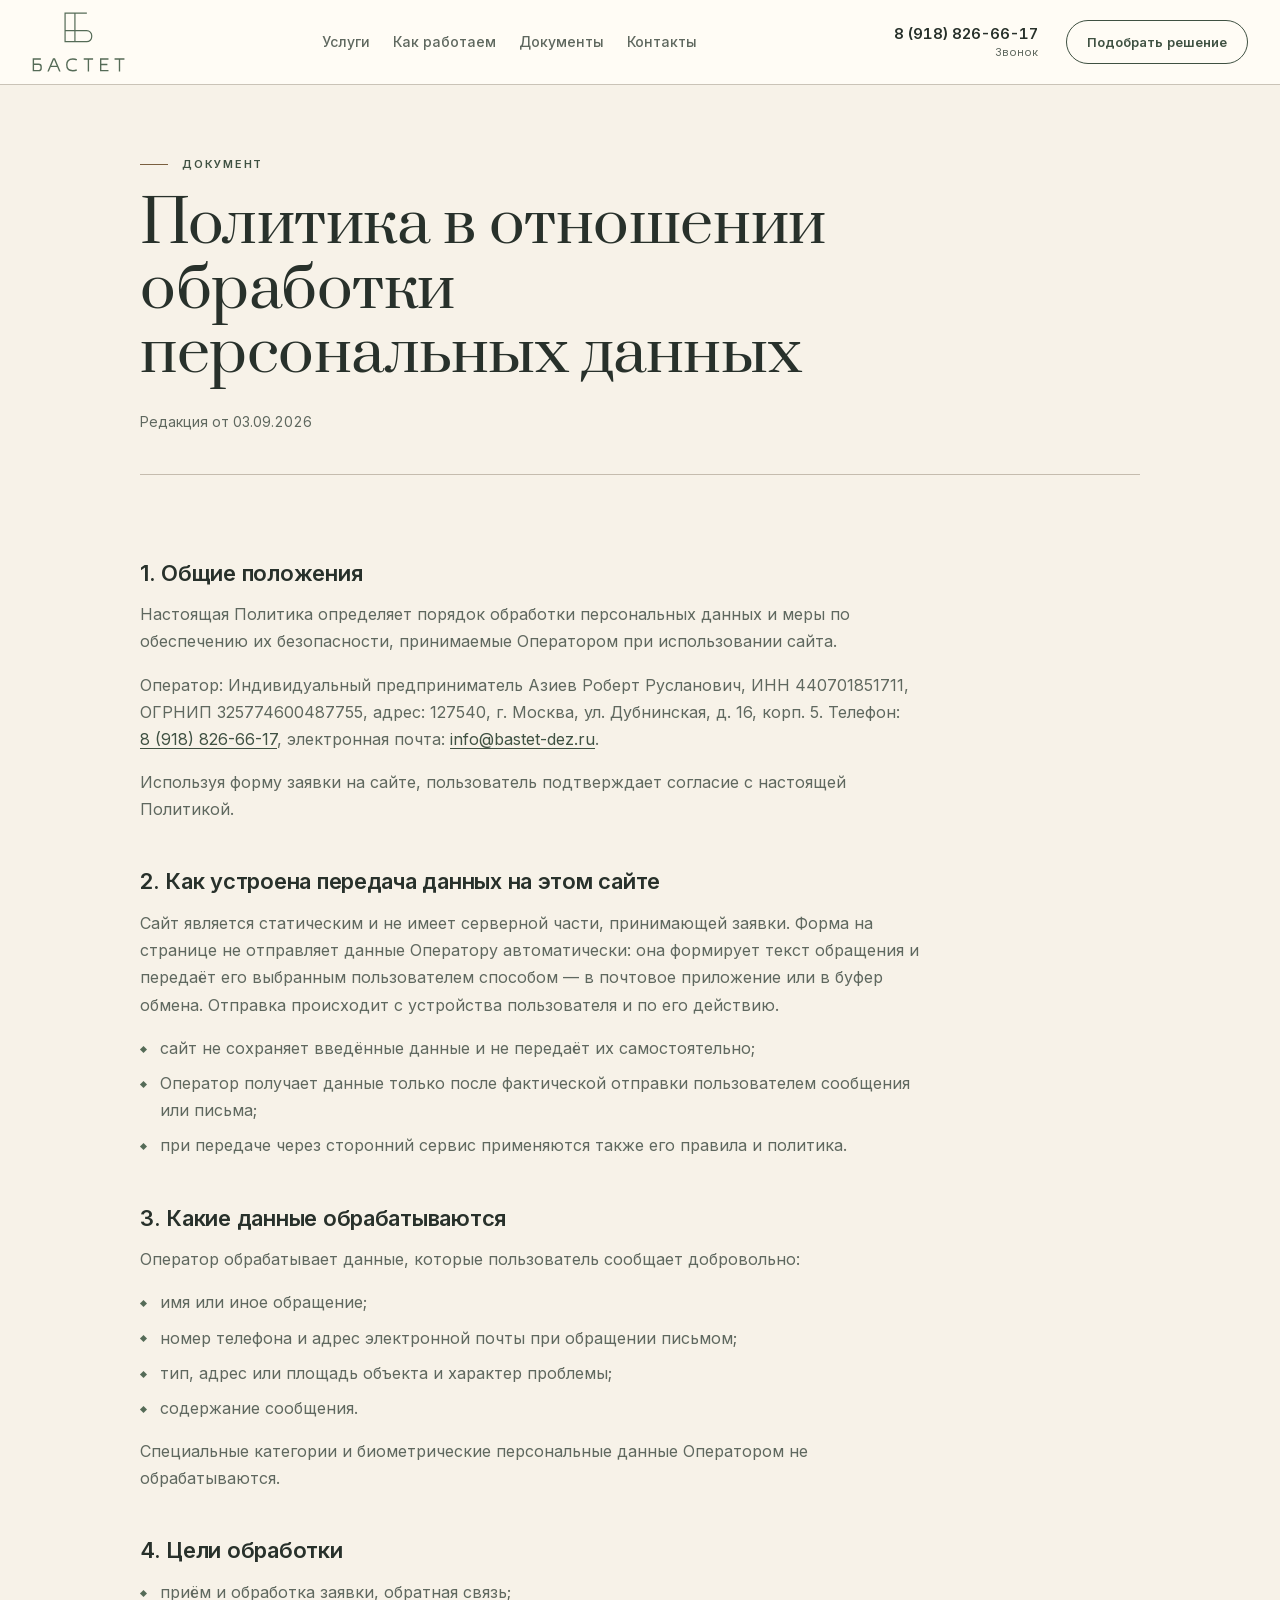
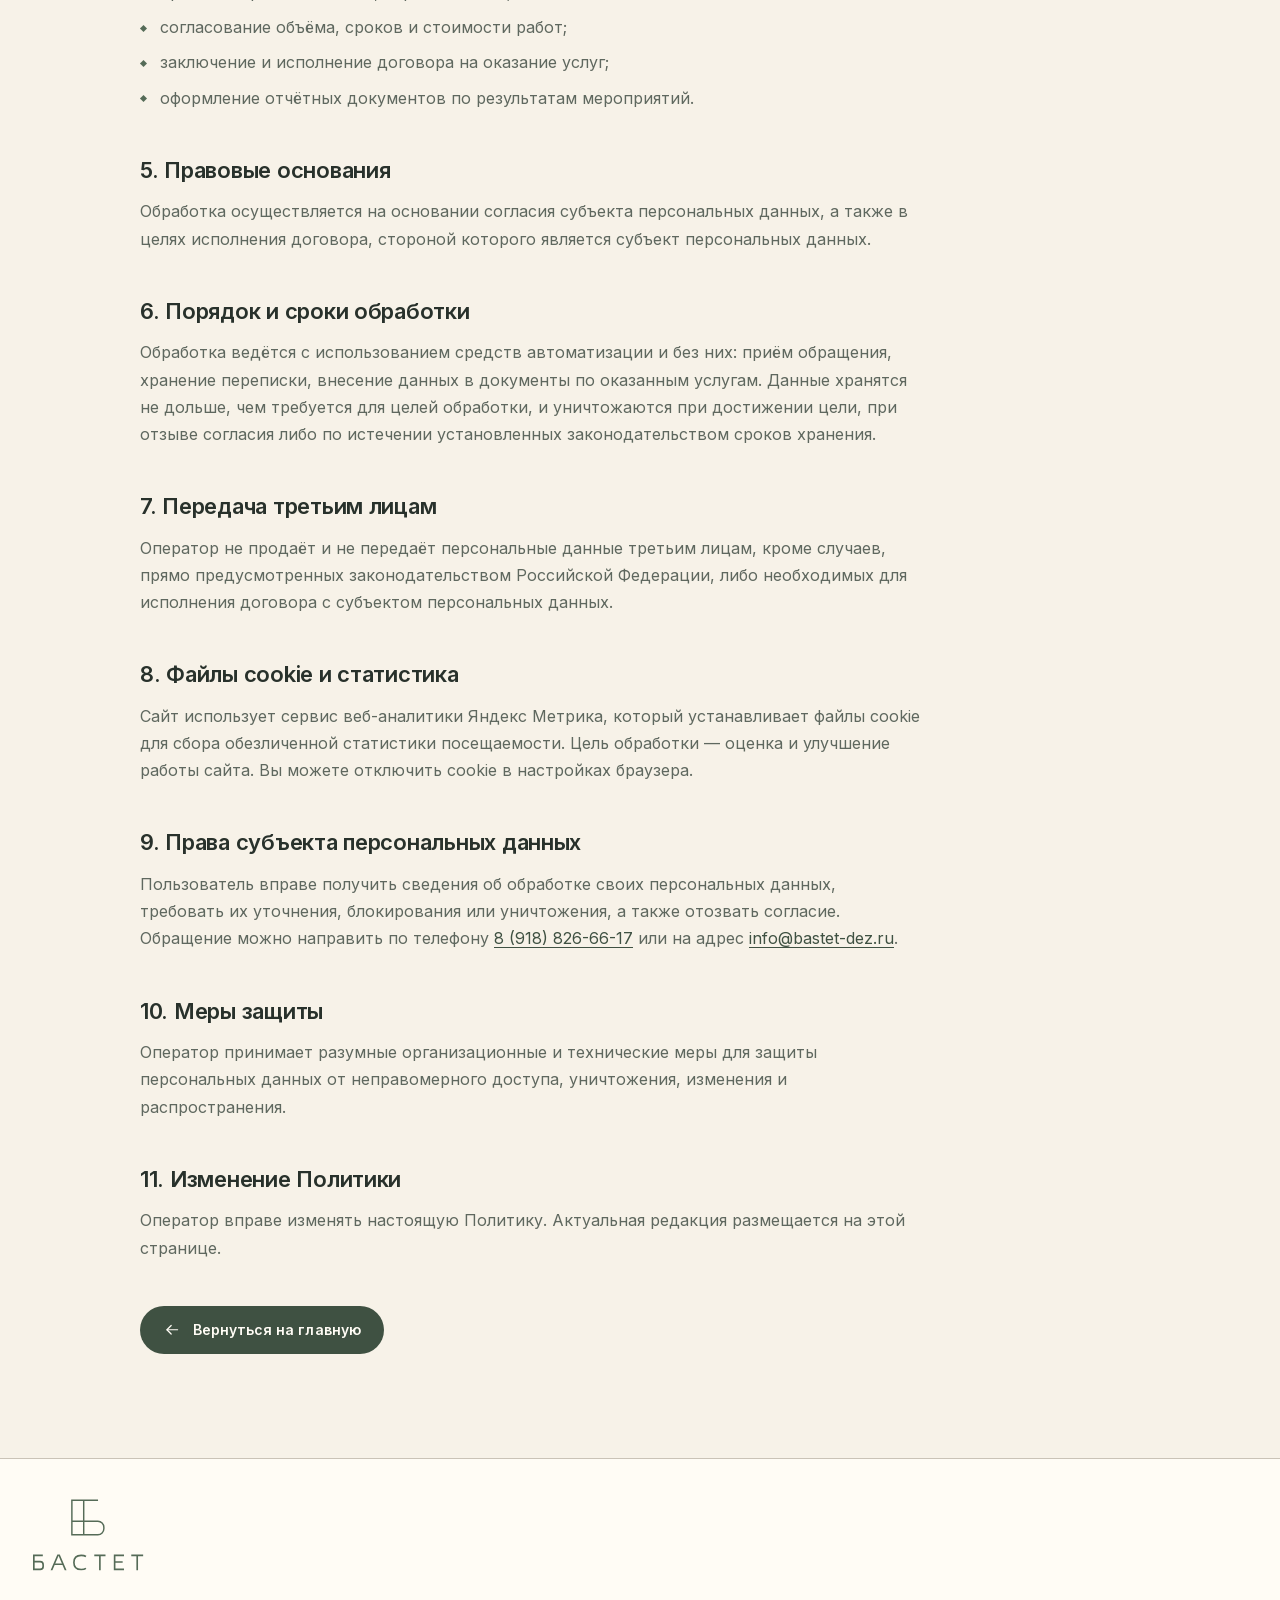
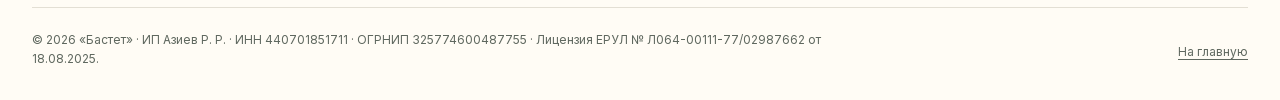
<file: privacy.html>
<!doctype html>
<html lang="ru" class="no-js">
<head>
  <meta charset="utf-8">
  <meta name="viewport" content="width=device-width, initial-scale=1">
  <script>document.documentElement.className = 'js';</script>
  <title>Политика обработки персональных данных — Бастет (ИП Азиев Р. Р.)</title>
  <meta name="description" content="Политика обработки персональных данных ИП Азиев Роберт Русланович.">
  <meta name="robots" content="noindex, follow">
  <meta name="theme-color" content="#FFFCF5">
  <link rel="icon" href="assets/icons/favicon.svg" type="image/svg+xml">
  <link rel="apple-touch-icon" href="assets/icons/apple-touch-icon.png">
  <link rel="preload" as="font" type="font/woff2" crossorigin href="assets/fonts/inter-cyrillic.woff2">
  <link rel="preload" as="font" type="font/woff2" crossorigin href="assets/fonts/inter-latin.woff2">
  <link rel="preload" as="font" type="font/woff2" crossorigin href="assets/fonts/prata-regular-cyrillic.woff2">
  <link rel="stylesheet" href="css/fonts.css">
  <link rel="stylesheet" href="css/styles.css">

<!-- Yandex.Metrika counter -->
<script type="text/javascript">
    (function(m,e,t,r,i,k,a){
        m[i]=m[i]||function(){(m[i].a=m[i].a||[]).push(arguments)};
        m[i].l=1*new Date();
        for (var j = 0; j < document.scripts.length; j++) {if (document.scripts[j].src === r) { return; }}
        k=e.createElement(t),a=e.getElementsByTagName(t)[0],k.async=1,k.src=r,a.parentNode.insertBefore(k,a)
    })(window, document,'script','https://mc.yandex.ru/metrika/tag.js?id=113790542', 'ym');

    ym(113790542, 'init', {ssr:true, webvisor:true, clickmap:true, ecommerce:"dataLayer", referrer: document.referrer, url: location.href, accurateTrackBounce:true, trackLinks:true});
</script>
<noscript><div><img src="https://mc.yandex.ru/watch/113790542" style="position:absolute; left:-9999px;" alt="" /></div></noscript>
<!-- /Yandex.Metrika counter -->
</head>
<body class="legal-page">

<svg class="icon-sprite" aria-hidden="true" focusable="false" xmlns="http://www.w3.org/2000/svg">
  <!-- Логотип заказчика «Бастет»: монограмма над надписью (brand/build-logo.py). -->
  <symbol id="logo-bastet" viewBox="21 37 169 109"><g fill="none" stroke="currentColor" stroke-linejoin="miter" stroke-miterlimit="10"><path stroke-width="2.2" d="M120.7 39H81.1V91H120.5A9 9 0 0 0 129.5 82V79.8A9 9 0 0 0 120.5 70.8H81.1M99 39V91"/><path stroke-width="2.5" d="M37.1 122.4H23.5V143.6H33.1A4.5 4.5 0 0 0 37.6 139.1V136.4A4.5 4.5 0 0 0 33.1 131.9H23.5 M54.18 135.8H67.72 M102.40 123.96C100.64 122.84 98.26 122.30 95.20 122.30C87.60 122.30 84.15 125.64 84.15 133.00C84.15 140.36 87.60 143.70 95.20 143.70C98.26 143.70 100.64 143.16 102.40 142.04 M115 122.4H132M123.5 122.4V145 M160 122.4H145.8V143.6H160M145.8 132.4H158 M171 122.4H189M180 122.4V145"/></g><path fill="currentColor" d="M48.92 145.00L59.12 121.00L62.78 121.00L72.98 145.00L70.27 145.00L60.95 123.08L51.63 145.00Z"/></symbol>
  <symbol id="i-arrow-left" viewBox="0 0 24 24" fill="none" stroke="currentColor" stroke-width="1.7" stroke-linecap="round" stroke-linejoin="round"><path d="M20 12H5.5"/><path d="M11.2 6.2 5.4 12l5.8 5.8"/></symbol>
</svg>
  <a class="skip-link" href="#main">Перейти к содержанию</a>

  <header class="site-header scrolled" id="header">
    <div class="container nav-shell">
      <a class="brand" href="index.html" aria-label="Бастет — на главную">
        <svg class="brand-mark" aria-hidden="true" focusable="false"><use href="#logo-bastet"/></svg>
        <span class="visually-hidden">Бастет</span>
      </a>
      <nav class="desktop-nav" aria-label="Основное меню">
        <a href="index.html#services">Услуги</a>
        <a href="index.html#process">Как работаем</a>
        <a href="index.html#documents">Документы</a>
        <a href="index.html#contacts">Контакты</a>
      </nav>
      <a class="header-phone" href="tel:+79188266617"><b>8 (918) 826-66-17</b><small>Звонок</small></a>
      <a class="btn btn-primary header-cta" href="index.html#request">Подобрать решение</a>
    </div>
  </header>

  <main class="legal-main" id="main" tabindex="-1">
    <div class="container">
      <div class="legal-hero">
        <p class="section-label section-label-dark">Документ</p>
        <h1>Политика в&nbsp;отношении обработки персональных данных</h1>
        <p>Редакция от 03.09.2026</p>
      </div>

      <article class="legal-content">
        <!-- Служебная пометка для команды, посетителю не показывается (атрибут hidden).
             Увидеть её на странице: privacy.html?review=1. Когда заказчик утвердит текст,
             пометку удалить вместе с проверками маркера в tools/verify-static.mjs и tools/verify.mjs. -->

        <h2>1. Общие положения</h2>
        <p>Настоящая Политика определяет порядок обработки персональных данных и меры по обеспечению их безопасности, принимаемые Оператором при использовании сайта.</p>
        <p>Оператор: Индивидуальный предприниматель Азиев Роберт Русланович, ИНН 440701851711, ОГРНИП 325774600487755, адрес: 127540, г. Москва, ул. Дубнинская, д. 16, корп. 5. Телефон: <a href="tel:+79188266617">8 (918) 826-66-17</a>, электронная почта: <a href="mailto:info@bastet-dez.ru">info@bastet-dez.ru</a>.</p>
        <p>Используя форму заявки на сайте, пользователь подтверждает согласие с настоящей Политикой.</p>

        <h2>2. Как устроена передача данных на этом сайте</h2>
        <p>Сайт является статическим и не имеет серверной части, принимающей заявки. Форма на странице не отправляет данные Оператору автоматически: она формирует текст обращения и передаёт его выбранным пользователем способом — в почтовое приложение или в буфер обмена. Отправка происходит с устройства пользователя и по его действию.</p>
        <ul>
          <li>сайт не сохраняет введённые данные и не передаёт их самостоятельно;</li>
          <li>Оператор получает данные только после фактической отправки пользователем сообщения или письма;</li>
          <li>при передаче через сторонний сервис применяются также его правила и политика.</li>
        </ul>

        <h2>3. Какие данные обрабатываются</h2>
        <p>Оператор обрабатывает данные, которые пользователь сообщает добровольно:</p>
        <ul>
          <li>имя или иное обращение;</li>
          <li>номер телефона и адрес электронной почты при обращении письмом;</li>
          <li>тип, адрес или площадь объекта и характер проблемы;</li>
          <li>содержание сообщения.</li>
        </ul>
        <p>Специальные категории и биометрические персональные данные Оператором не обрабатываются.</p>

        <h2>4. Цели обработки</h2>
        <ul>
          <li>приём и обработка заявки, обратная связь;</li>
          <li>согласование объёма, сроков и стоимости работ;</li>
          <li>заключение и исполнение договора на оказание услуг;</li>
          <li>оформление отчётных документов по результатам мероприятий.</li>
        </ul>

        <h2>5. Правовые основания</h2>
        <p>Обработка осуществляется на основании согласия субъекта персональных данных, а также в целях исполнения договора, стороной которого является субъект персональных данных.</p>

        <h2>6. Порядок и&nbsp;сроки обработки</h2>
        <p>Обработка ведётся с использованием средств автоматизации и без них: приём обращения, хранение переписки, внесение данных в документы по оказанным услугам. Данные хранятся не дольше, чем требуется для целей обработки, и уничтожаются при достижении цели, при отзыве согласия либо по истечении установленных законодательством сроков хранения.</p>

        <h2>7. Передача третьим лицам</h2>
        <p>Оператор не продаёт и не передаёт персональные данные третьим лицам, кроме случаев, прямо предусмотренных законодательством Российской Федерации, либо необходимых для исполнения договора с субъектом персональных данных.</p>

        <h2>8. Файлы cookie и статистика</h2>
        <p>Сайт использует сервис веб-аналитики Яндекс Метрика, который устанавливает файлы cookie для сбора обезличенной статистики посещаемости. Цель обработки — оценка и улучшение работы сайта. Вы можете отключить cookie в настройках браузера.</p>

        <h2>9. Права субъекта персональных данных</h2>
        <p>Пользователь вправе получить сведения об обработке своих персональных данных, требовать их уточнения, блокирования или уничтожения, а также отозвать согласие. Обращение можно направить по телефону <a href="tel:+79188266617">8 (918) 826-66-17</a> или на адрес <a href="mailto:info@bastet-dez.ru">info@bastet-dez.ru</a>.</p>

        <h2>10. Меры защиты</h2>
        <p>Оператор принимает разумные организационные и технические меры для защиты персональных данных от неправомерного доступа, уничтожения, изменения и распространения.</p>

        <h2>11. Изменение Политики</h2>
        <p>Оператор вправе изменять настоящую Политику. Актуальная редакция размещается на этой странице.</p>

        <p class="legal-back"><a class="btn btn-primary" href="index.html"><i class="ic" aria-hidden="true"><svg aria-hidden="true" focusable="false"><use href="#i-arrow-left"/></svg></i> Вернуться на главную</a></p>
      </article>
    </div>
  </main>

  <footer class="site-footer">
    <div class="container footer-main footer-main-legal">
      <a class="brand footer-brand" href="index.html" aria-label="Бастет — на главную"><svg class="brand-mark" aria-hidden="true" focusable="false"><use href="#logo-bastet"/></svg><span class="visually-hidden">Бастет</span></a>
    </div>
    <div class="container footer-bottom">
      <p>© <span id="year">2026</span> «Бастет» · ИП Азиев Р. Р. · ИНН 440701851711 · ОГРНИП 325774600487755 · Лицензия ЕРУЛ №&nbsp;<span class="nowrap">Л064-00111-77/02987662</span> от 18.08.2025.</p>
      <p><a class="footer-home" href="index.html">На главную</a></p>
    </div>
  </footer>
  <script>
    document.getElementById('year').textContent = String(new Date().getFullYear());
    /* Служебная пометка о вычитке видна только команде: privacy.html?review=1. */
    if (/[?&]review=1(?:&|$)/.test(location.search)) document.getElementById('reviewNote').hidden = false;
  </script>
</body>
</html>
</file>
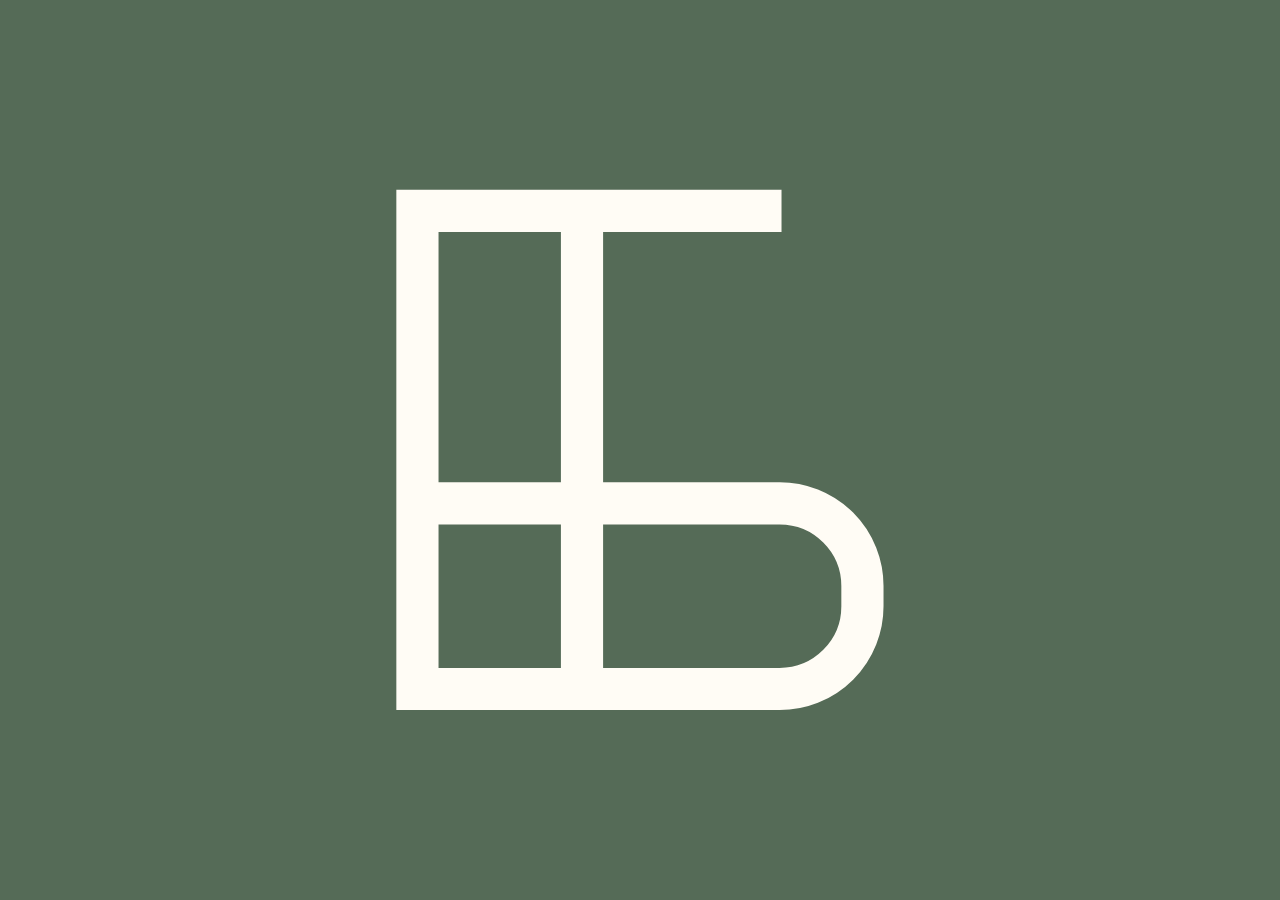
<file: brand/app-icon.html>
<!doctype html>
<html lang="ru">
<head>
<meta charset="utf-8">
<title>Бастет — иконка приложения</title>
<link rel="icon" href="../assets/icons/favicon.svg" type="image/svg+xml">
<!-- Рендер: node tools/render.mjs http://127.0.0.1:8747/brand/app-icon.html assets/icons/apple-touch-icon.png 180 180 0
            node tools/render.mjs http://127.0.0.1:8747/brand/app-icon.html assets/icons/icon-512.png 512 512 0
     Квадрат без скругления: скругляет сама система (iOS, Android). -->
<style>
  html, body { margin: 0; width: 100vw; height: 100vh; overflow: hidden; background: #556B57; }
  img { display: block; width: 100vw; height: 100vh; }
</style>
</head>
<body><img src="bastet-app-icon.svg" alt="Бастет"></body>
</html>
</file>
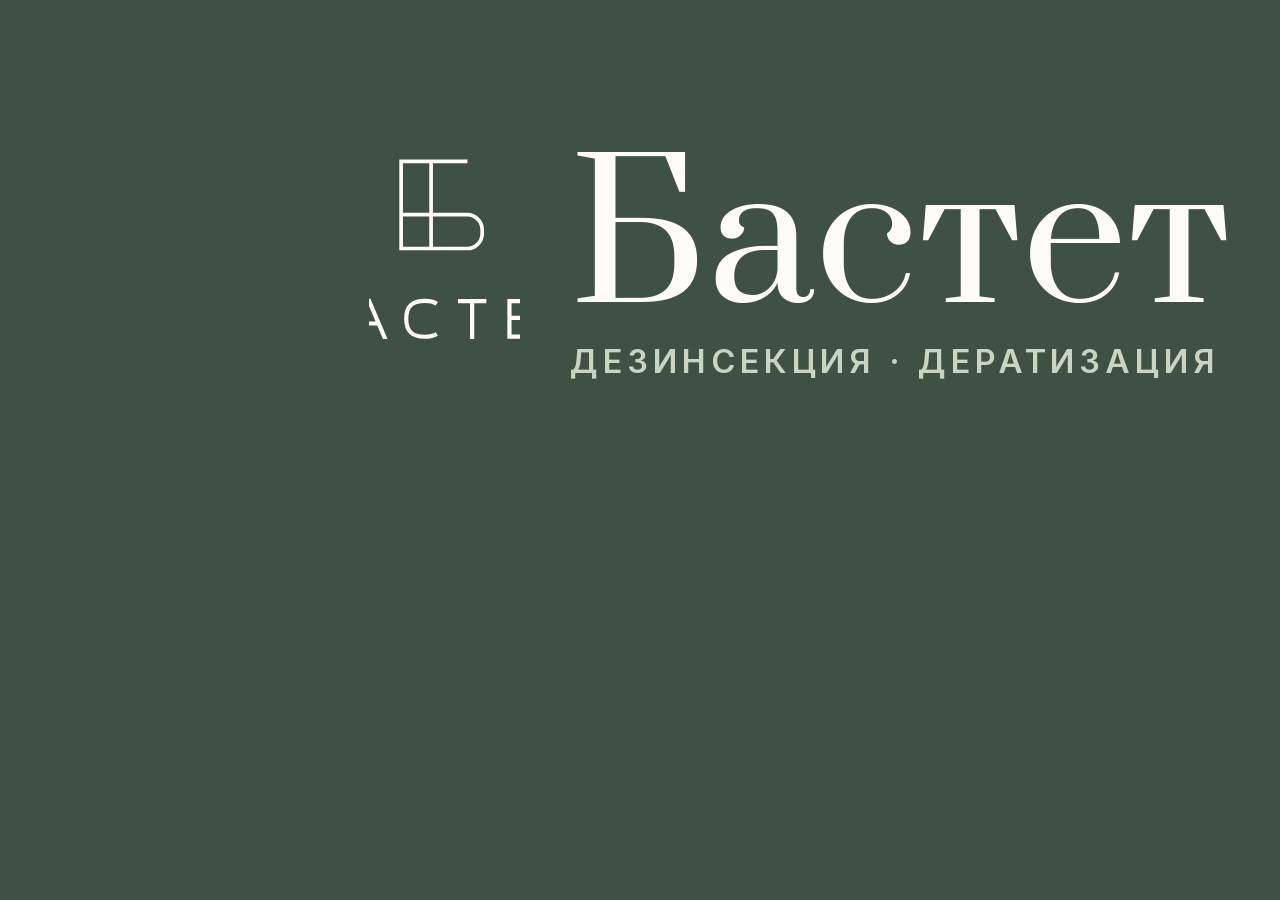
<file: brand/lockup-dark.html>
<!doctype html>
<html lang="ru">
<head>
<meta charset="utf-8">
<title>Бастет — локап, негатив на #3F5142</title>
<link rel="icon" href="../assets/icons/favicon.svg" type="image/svg+xml">
<link rel="stylesheet" href="brand.css">
<!-- Рендер: node tools/render.mjs http://127.0.0.1:8747/brand/lockup-dark.html brand/lockup-dark.png 1600 500 0 1 -->
<style>
  body { width: 1600px; height: 500px; overflow: hidden; background: var(--sage-dark); display: grid; place-items: center; }
  .lockup { font-size: 188px; }
</style>
</head>
<body>
<svg class="sprite" aria-hidden="true"></svg>
<span class="lockup neg" role="img" aria-label="Бастет — дезинсекция · дератизация">
  <svg class="mk" viewBox="15.5 3.2 34 56.8" aria-hidden="true"><use href="#logo-bastet" width="64" height="64"/></svg>
  <span class="wm"><b>Бастет</b><small>дезинсекция · дератизация</small></span>
</span>
<script src="load-sprite.js"></script>
</body>
</html>
</file>
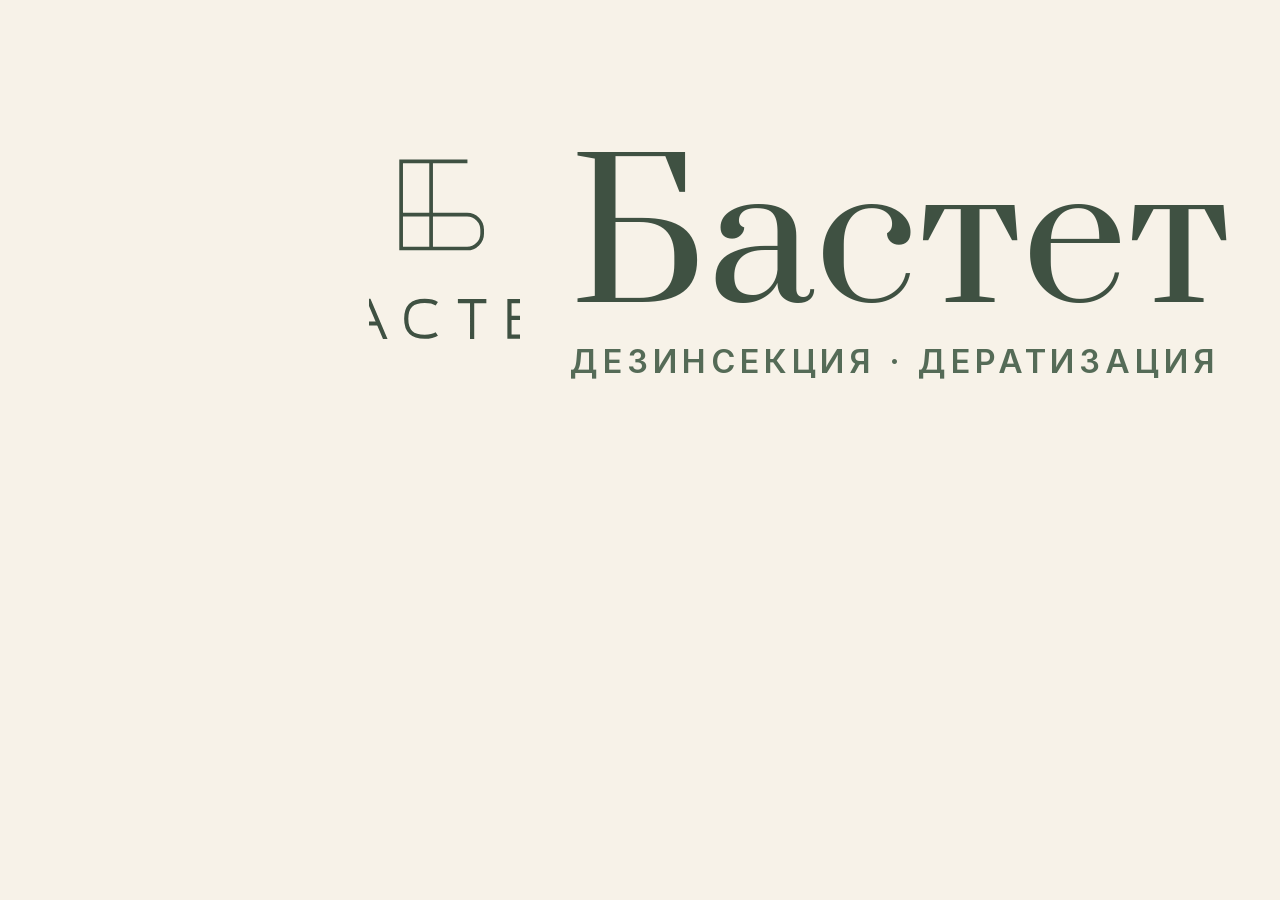
<file: brand/lockup-ivory.html>
<!doctype html>
<html lang="ru">
<head>
<meta charset="utf-8">
<title>Бастет — локап, на ivory</title>
<link rel="icon" href="../assets/icons/favicon.svg" type="image/svg+xml">
<link rel="stylesheet" href="brand.css">
<!-- Рендер: node tools/render.mjs http://127.0.0.1:8747/brand/lockup-ivory.html brand/lockup-ivory.png 1600 500 0 1 -->
<style>
  body { width: 1600px; height: 500px; overflow: hidden; background: var(--ivory); display: grid; place-items: center; }
  .lockup { font-size: 188px; }
</style>
</head>
<body>
<svg class="sprite" aria-hidden="true"></svg>
<span class="lockup" role="img" aria-label="Бастет — дезинсекция · дератизация">
  <svg class="mk" viewBox="15.5 3.2 34 56.8" aria-hidden="true"><use href="#logo-bastet" width="64" height="64"/></svg>
  <span class="wm"><b>Бастет</b><small>дезинсекция · дератизация</small></span>
</span>
<script src="load-sprite.js"></script>
</body>
</html>
</file>
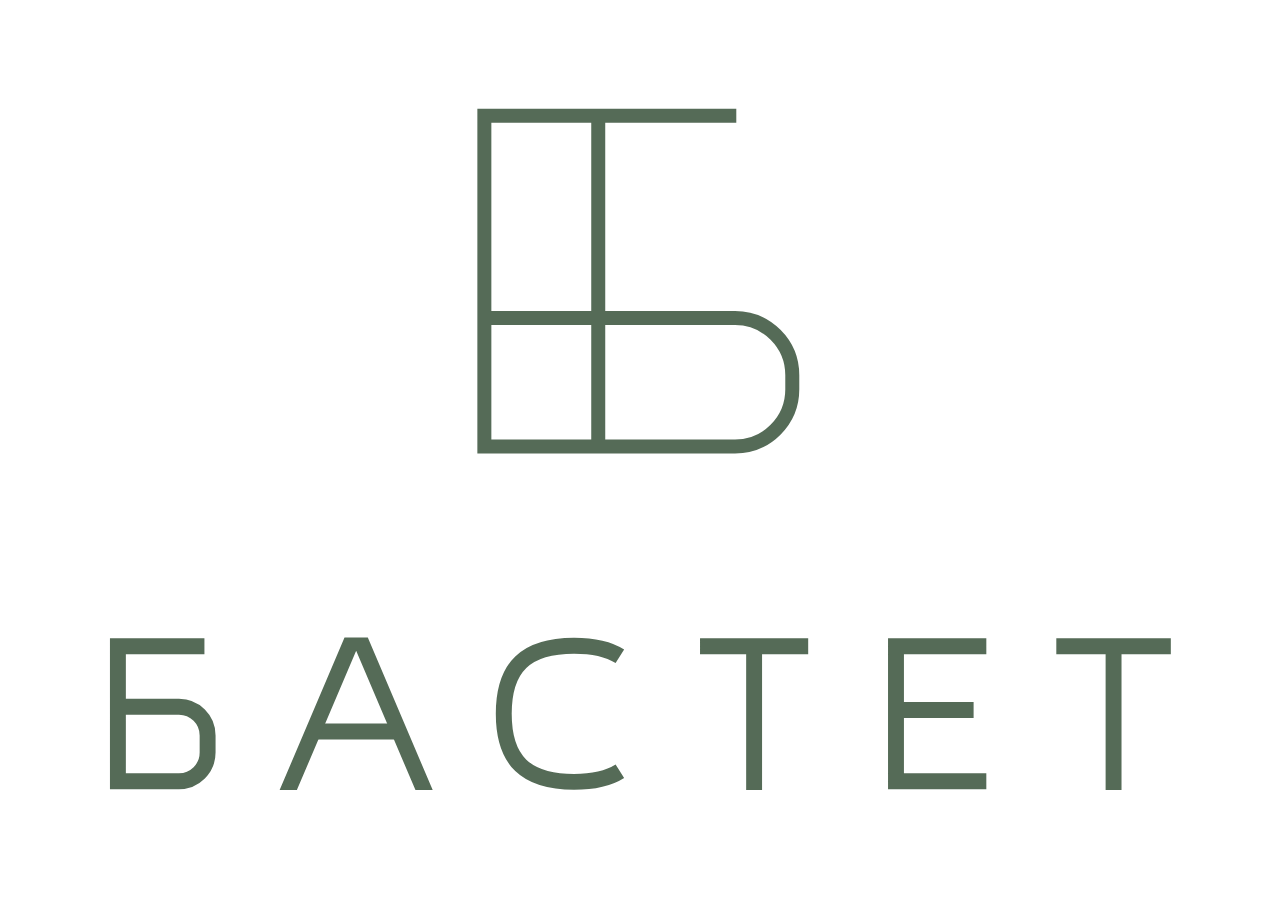
<file: brand/logo-export.html>
<!doctype html>
<html lang="ru">
<head>
<meta charset="utf-8">
<title>Бастет — экспорт логотипа</title>
<link rel="icon" href="../assets/icons/favicon.svg" type="image/svg+xml">
<!-- PNG без фона (1600 × 1032, поле ≈ 8 % с каждой стороны):
     node tools/render.mjs "http://127.0.0.1:8747/brand/logo-export.html?c=%23556B57" brand/logo-green.png 1600 1032 0 1 transparent
     node tools/render.mjs "http://127.0.0.1:8747/brand/logo-export.html?c=%23FFFCF5" brand/logo-white.png 1600 1032 0 1 transparent -->
<style>
  html, body { margin: 0; width: 100vw; height: 100vh; background: transparent; }
  body { display: grid; place-items: center; }
  #logo { width: 84vw; height: calc(84vw * 109 / 169); }
</style>
</head>
<body>
<svg class="sprite" aria-hidden="true" style="position:absolute;width:0;height:0;overflow:hidden"></svg>
<svg id="logo" role="img" aria-label="Бастет"><use href="#logo-bastet"/></svg>
<script>document.getElementById('logo').style.color = new URLSearchParams(location.search).get('c') || '#556B57';</script>
<script src="load-sprite.js"></script>
</body>
</html>
</file>
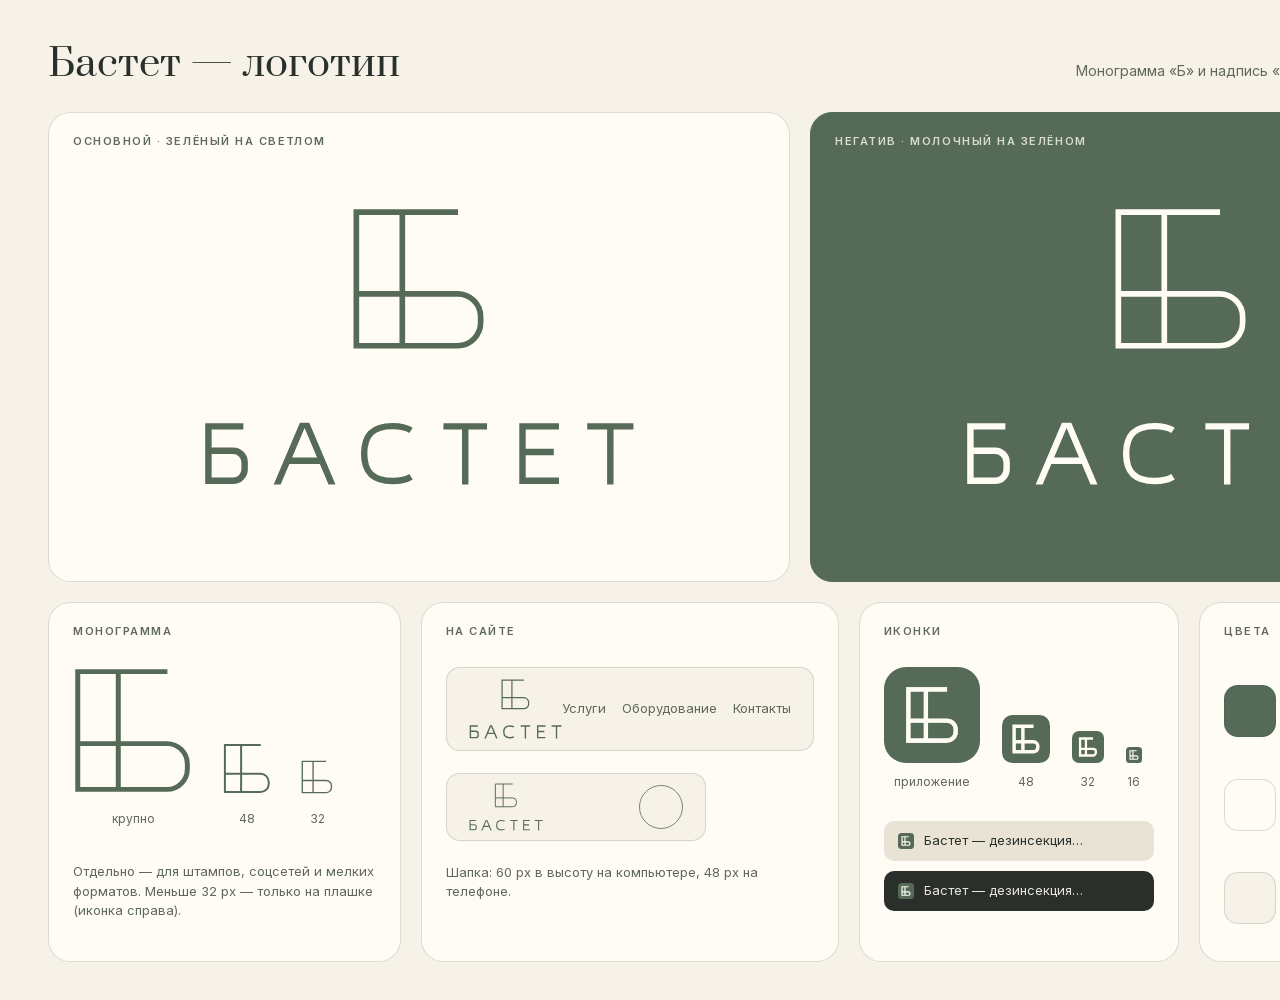
<file: brand/logo-sheet.html>
<!doctype html>
<html lang="ru">
<head>
<meta charset="utf-8">
<title>Бастет — логотип</title>
<link rel="icon" href="../assets/icons/favicon.svg" type="image/svg+xml">
<link rel="stylesheet" href="../css/fonts.css">
<!-- Рендер: node tools/render.mjs http://127.0.0.1:8747/brand/logo-sheet.html brand/logo-sheet.png 1600 1000 0 -->
<style>
  :root { --ivory: #F7F2E8; --milk: #FFFCF5; --green: #556B57; --dark: #3F5142; --ink: #28312B; --muted: #5F685F; --line: rgba(58,72,61,.18); }
  * { box-sizing: border-box; }
  body { width: 1600px; height: 1000px; margin: 0; padding: 44px 48px; overflow: hidden; background: var(--ivory); color: var(--ink); font: 400 15px/1.5 "Inter", sans-serif; }
  header { display: flex; align-items: baseline; justify-content: space-between; margin-bottom: 26px; }
  h1 { margin: 0; font: 400 38px/1.1 "Prata", Georgia, serif; }
  header p { margin: 0; color: var(--muted); font-size: 14px; }
  .grid { display: grid; grid-template-columns: 1fr 1fr; gap: 20px; }
  .card { position: relative; border: 1px solid var(--line); border-radius: 22px; background: var(--milk); }
  .label { position: absolute; left: 24px; top: 20px; margin: 0; color: var(--muted); font-size: 11px; font-weight: 600; letter-spacing: .14em; text-transform: uppercase; }
  .hero { display: grid; height: 470px; place-items: center; }
  .hero svg { width: 434px; height: 280px; color: var(--green); }
  .hero.dark { border-color: var(--green); background: var(--green); }
  .hero.dark svg { color: var(--milk); }
  .hero.dark .label { color: rgba(255,252,245,.78); }
  .row { display: grid; grid-template-columns: 1.1fr 1.25fr 1fr 1.1fr; gap: 20px; margin-top: 20px; }
  .small { height: 360px; padding: 64px 24px 24px; }
  .mono { display: flex; align-items: flex-end; gap: 30px; }
  .mono svg { color: var(--green); }
  .mono span { display: block; margin-top: 10px; color: var(--muted); font-size: 12px; text-align: center; }
  .site { display: flex; flex-direction: column; gap: 22px; }
  .bar { display: flex; align-items: center; justify-content: space-between; height: 84px; padding: 0 22px; border: 1px solid var(--line); border-radius: 14px; background: var(--ivory); }
  .bar svg { width: 93px; height: 60px; color: var(--green); }
  .bar nav { display: flex; gap: 16px; color: var(--muted); font-size: 13px; }
  .bar.m { width: 260px; height: 68px; }
  .bar.m svg { width: 74px; height: 48px; }
  .bar.m i { display: block; width: 44px; height: 44px; border: 1px solid #7C8478; border-radius: 50%; }
  .note { margin: 0; color: var(--muted); font-size: 13px; }
  .icons { display: flex; align-items: flex-end; gap: 22px; }
  .icons figure { margin: 0; text-align: center; }
  .icons img { display: block; margin: 0 auto; }
  .icons .app { border-radius: 22px; }
  .icons figcaption { margin-top: 10px; color: var(--muted); font-size: 12px; }
  .tabs { display: grid; gap: 10px; margin-top: 30px; }
  .tab { display: flex; align-items: center; gap: 10px; height: 40px; padding: 0 14px; border-radius: 10px; background: #E9E3D6; font-size: 13px; }
  .tab.dk { background: #2B2F2C; color: #E8E6E1; }
  .colors { display: grid; gap: 16px; }
  .sw { display: grid; grid-template-columns: 52px 1fr; align-items: center; gap: 14px; }
  .sw i { width: 52px; height: 52px; border: 1px solid var(--line); border-radius: 14px; }
  .sw b { display: block; font-weight: 600; }
  .sw small { color: var(--muted); font-size: 12.5px; }
</style>
</head>
<body>
<svg class="sprite" aria-hidden="true" style="position:absolute;width:0;height:0;overflow:hidden"></svg>
<header>
  <h1>Бастет — логотип</h1>
  <p>Монограмма «Б» и надпись «БАСТЕТ» · вектор по макету заказчика</p>
</header>

<div class="grid">
  <div class="card hero"><p class="label">Основной · зелёный на светлом</p><svg role="img" aria-label="Бастет"><use href="#logo-bastet"/></svg></div>
  <div class="card hero dark"><p class="label">Негатив · молочный на зелёном</p><svg role="img" aria-label="Бастет"><use href="#logo-bastet"/></svg></div>
</div>

<div class="row">
  <div class="card small">
    <p class="label">Монограмма</p>
    <div class="mono">
      <div><svg width="120" height="127" aria-hidden="true"><use href="#logo-bastet-monogram"/></svg><span>крупно</span></div>
      <div><svg width="48" height="51" aria-hidden="true"><use href="#logo-bastet-monogram"/></svg><span>48</span></div>
      <div><svg width="32" height="34" aria-hidden="true"><use href="#logo-bastet-monogram"/></svg><span>32</span></div>
    </div>
    <p class="note" style="margin-top:34px">Отдельно — для штампов, соцсетей и мелких форматов. Меньше 32 px — только на плашке (иконка справа).</p>
  </div>
  <div class="card small site">
    <p class="label">На сайте</p>
    <div class="bar"><svg aria-hidden="true"><use href="#logo-bastet"/></svg><nav><span>Услуги</span><span>Оборудование</span><span>Контакты</span></nav></div>
    <div class="bar m"><svg aria-hidden="true"><use href="#logo-bastet"/></svg><i></i></div>
    <p class="note">Шапка: 60 px в высоту на компьютере, 48 px на телефоне.</p>
  </div>
  <div class="card small">
    <p class="label">Иконки</p>
    <div class="icons">
      <figure><img class="app" src="../assets/icons/apple-touch-icon.png" width="96" height="96" alt=""><figcaption>приложение</figcaption></figure>
      <figure><img src="../assets/icons/favicon.svg" width="48" height="48" alt=""><figcaption>48</figcaption></figure>
      <figure><img src="../assets/icons/favicon.svg" width="32" height="32" alt=""><figcaption>32</figcaption></figure>
      <figure><img src="../assets/icons/favicon.svg" width="16" height="16" alt=""><figcaption>16</figcaption></figure>
    </div>
    <div class="tabs">
      <div class="tab"><img src="../assets/icons/favicon.svg" width="16" height="16" alt="">Бастет — дезинсекция…</div>
      <div class="tab dk"><img src="../assets/icons/favicon.svg" width="16" height="16" alt="">Бастет — дезинсекция…</div>
    </div>
  </div>
  <div class="card small colors">
    <p class="label">Цвета</p>
    <div class="sw" style="margin-top:6px"><i style="background:#556B57"></i><div><b>Зелёный #556B57</b><small>логотип · 5,19 : 1 к фону сайта</small></div></div>
    <div class="sw"><i style="background:#FFFCF5"></i><div><b>Молочный #FFFCF5</b><small>негатив · 5,6 : 1 к зелёному</small></div></div>
    <div class="sw"><i style="background:#F7F2E8"></i><div><b>Слоновая кость #F7F2E8</b><small>основной фон сайта</small></div></div>
  </div>
</div>
<script src="load-sprite.js"></script>
</body>
</html>
</file>
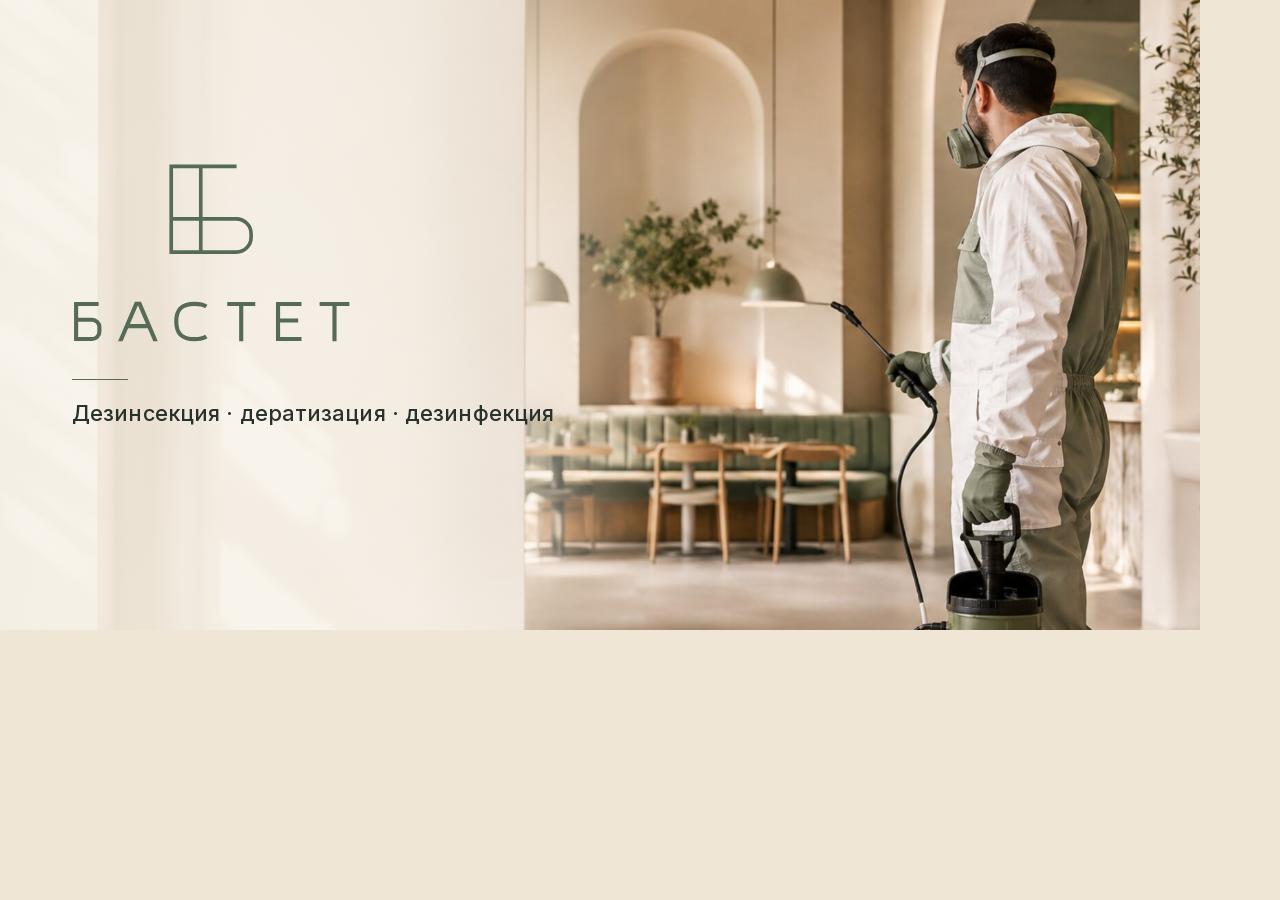
<file: brand/og-cover.html>
<!doctype html>
<html lang="ru">
<head>
<meta charset="utf-8">
<title>Бастет — OG-обложка</title>
<link rel="icon" href="../assets/icons/favicon.svg" type="image/svg+xml">
<link rel="stylesheet" href="../css/fonts.css">
<!-- Рендер: node tools/render.mjs http://127.0.0.1:8747/brand/og-cover.html brand/og-cover.png 1200 630 0
     JPEG:   sips -s format jpeg -s formatOptions 82 brand/og-cover.png --out assets/og-cover.jpg -->
<style>
  body { width: 1200px; height: 630px; margin: 0; overflow: hidden; position: relative; background: #EFE6D6; }
  .photo { position: absolute; inset: 0; background: url("../assets/images/hero-1920.jpg") 0 -70px / 1320px auto no-repeat; }
  /* мягкая ivory-вуаль только над светлой стеной слева: гасит полосы солнца под логотипом */
  .veil { position: absolute; inset: 0; background: linear-gradient(90deg, rgba(247,242,232,.88) 0%, rgba(247,242,232,.8) 34%, rgba(247,242,232,.55) 43%, rgba(247,242,232,0) 56%); }
  .copy { position: absolute; left: 72px; top: 0; bottom: 0; display: flex; flex-direction: column; justify-content: center; align-items: flex-start; padding-bottom: 40px; }
  /* логотип заказчика: символ #logo-bastet (169 × 109), зелёный --sage-deep */
  .logo { display: block; width: 279px; height: 180px; color: #556B57; }
  .rule { width: 56px; height: 1px; margin: 36px 0 20px; background: #556B57; }
  .line { margin: 0; font: 500 21.5px/1.3 "Inter", sans-serif; letter-spacing: .005em; color: #28312B; }
</style>
</head>
<body>
<svg class="sprite" aria-hidden="true" style="position:absolute;width:0;height:0;overflow:hidden"></svg>
<div class="photo"></div>
<div class="veil"></div>
<div class="copy">
  <svg class="logo" role="img" aria-label="Бастет"><use href="#logo-bastet"/></svg>
  <div class="rule"></div>
  <p class="line">Дезинсекция · дератизация · дезинфекция</p>
</div>
<script src="load-sprite.js"></script>
</body>
</html>
</file>
<file: css/fonts.css>
/* Шрифты только локальные.
   Inter (SIL OFL) — текст и интерфейс; вариативный вес 400–700, два сабсета по unicode-range.
   На устройствах Apple стек падает на системный SF Pro через -apple-system.
   Prata (SIL OFL, assets/fonts/Prata-OFL.txt) — только заголовки, название «Бастет» и
   «Стоимость работ». У Prata одно начертание 400: полужирный и курсив не синтезируются
   (font-synthesis: none в styles.css). */
@font-face {
  font-family: "Inter";
  font-style: normal;
  font-weight: 400 700;
  font-display: swap;
  src: url("../assets/fonts/inter-cyrillic.woff2") format("woff2");
  unicode-range: U+0301, U+0400-045F, U+0490-0491, U+04B0-04B1, U+2116;
}

@font-face {
  font-family: "Inter";
  font-style: normal;
  font-weight: 400 700;
  font-display: swap;
  src: url("../assets/fonts/inter-latin.woff2") format("woff2");
  unicode-range: U+0000-00FF, U+0131, U+0152-0153, U+02BB-02BC, U+02C6, U+02DA, U+02DC, U+0304, U+0308, U+0329, U+2000-206F, U+20AC, U+2122, U+2191, U+2193, U+2212, U+2215, U+FEFF, U+FFFD;
}

@font-face {
  font-family: "Prata";
  font-style: normal;
  font-weight: 400;
  font-display: swap;
  src: url("../assets/fonts/prata-regular-latin.woff2") format("woff2");
  unicode-range: U+0000-00FF, U+0131, U+0152-0153, U+02BB-02BC, U+02C6, U+02DA, U+02DC, U+0304, U+0308, U+0329, U+2000-206F, U+20AC, U+2122, U+2191, U+2193, U+2212, U+2215, U+FEFF, U+FFFD;
}

/* Кириллица Prata объявлена после латиницы: при пересечении диапазонов браузер сначала
   проверяет последнее правило. Пробел и неразрывный пробел есть в кириллическом сабсете,
   поэтому заголовок без тире и цифр (например, H1 политики) не тянет латинский файл. */
@font-face {
  font-family: "Prata";
  font-style: normal;
  font-weight: 400;
  font-display: swap;
  src: url("../assets/fonts/prata-regular-cyrillic.woff2") format("woff2");
  unicode-range: U+0020, U+00A0, U+0301, U+0400-045F, U+0490-0491, U+04B0-04B1, U+2116;
}
</file>
<file: css/styles.css>
/* ==========================================================================
   «Бастет» V5. Основа — направление «арки» (ivory, песок, шалфей, арка-портал,
   арочные ниши, аркада процесса); дисциплина museum (волосяные линии, тихий
   аккордеон, охристый текстовый полутон); конверсия botanic (тёмная CTA-таблетка,
   заметное поле цены, светлые поля подбора). Правила: _dev/directions/SYNTHESIS.md.
   Prata — только заголовки, «Бастет» и «Стоимость работ», не меньше 18px.
   Цифры (номера, телефон, лицензия, ИНН) — Inter с tabular-nums.
   ========================================================================== */
:root {
  /* палитра V5 */
  --ivory: #F7F2E8;       /* основной фон */
  --milk: #FFFCF5;        /* поверхности, поля */
  --sand: #E8D7BF;        /* цоколь арки, поле цены */
  --sand-soft: #F3E9DA;   /* панели */
  --sand-line: #D9C6A8;   /* контуры арок и полей (декор) */
  --sage: #C8D5C1;        /* панель быстрого подбора */
  --sage-soft: #E6ECE1;   /* вторичные панели, арочные ниши */
  --sage-deep: #556B57;   /* акцентный текст и иконки */
  --sage-dark: #3F5142;   /* CTA, активные состояния, знак */
  --ochre-ink: #7A5F3F;   /* мелкие тёплые акценты текста */
  --ink: #28312B;         /* основной текст */
  --muted: #5F685F;       /* вторичный текст */
  --muted-deep: #5B645C;  /* вторичный текст на тонированных панелях (≥5:1) */
  --field-line: #7C8478;  /* границы полей и круглых кнопок */
  /* промежуточные ступени аркады: песок → шалфей */
  --arcade-2: #EFE8D8;
  --arcade-3: #ECE9DC;
  --arcade-4: #E9EADF;
  /* волосяные линии */
  --line: rgba(92, 76, 52, .17);
  --line-strong: rgba(92, 76, 52, .32);
  --error: #7A3424;
  --white: #FFFFFF;

  --serif: "Prata", Georgia, "Times New Roman", serif;
  --sans: "Inter", -apple-system, BlinkMacSystemFont, "Segoe UI", sans-serif;
  --radius-lg: 28px;
  --radius-md: 18px;
  --radius-sm: 12px;
  --fast: 180ms;
  --control: 320ms;
  --reveal: 520ms;
  --ease: cubic-bezier(.22, 1, .36, 1);
  --container: 1320px;
  --gutter: 32px;
  --section-space: 104px;
  --anchor-offset: 85px;  /* = низ шапки (84 + 1 px линии): над целью нет полосы соседнего раздела */
  --step: 14px;           /* шаг контура арки и цоколя */
  color-scheme: light;
}

*, *::before, *::after { box-sizing: border-box; }
html { min-width: 320px; background: var(--ivory); font-synthesis: none; -webkit-text-size-adjust: 100%; scroll-behavior: smooth; scroll-padding-top: var(--anchor-offset); }
html.hash-aligning { scroll-behavior: auto; }
body { min-width: 320px; margin: 0; background: var(--ivory); color: var(--ink); font-family: var(--sans); font-size: 16px; line-height: 1.6; -webkit-font-smoothing: antialiased; }
img, svg { display: block; max-width: 100%; }
button, input, select, textarea { color: inherit; font: inherit; }
button, a { -webkit-tap-highlight-color: transparent; }
a { color: inherit; text-decoration: none; }
p, h1, h2, h3, h4, ul, ol, dl, dd { margin-top: 0; }
h1, h2, h3, h4 { margin-bottom: 0; font-weight: 600; line-height: 1.15; text-wrap: balance; }
h1, h2 { font-family: var(--serif); font-weight: 400; letter-spacing: -.008em; }
b, strong { font-weight: 600; }
button, [type="button"], [type="submit"] { cursor: pointer; }
:focus-visible { outline: 3px solid var(--sage-dark); outline-offset: 4px; }
::selection { background: var(--sage); color: var(--ink); }
.container { width: min(calc(100% - var(--gutter) * 2), var(--container)); margin-inline: auto; }
.icon-sprite { position: absolute; width: 0; height: 0; overflow: hidden; }
.ic { display: inline-flex; flex: 0 0 auto; width: 1.25em; height: 1.25em; align-items: center; justify-content: center; }
.ic svg { width: 100%; height: 100%; }
.nowrap { white-space: nowrap; }
main:focus { outline: none; }
.visually-hidden { position: absolute !important; width: 1px !important; height: 1px !important; padding: 0 !important; margin: -1px !important; overflow: hidden !important; clip: rect(0,0,0,0) !important; white-space: nowrap !important; border: 0 !important; }
.skip-link { position: fixed; z-index: 1000; top: 12px; left: 12px; padding: 12px 18px; border-radius: 999px; transform: translateY(-180%); background: var(--sage-dark); color: var(--milk); font-weight: 600; }
.skip-link:focus { transform: none; }
.section { padding-block: var(--section-space); }

/* --- Рубрики: короткая охристая черта + капитель. Номеров разделов нет. ---- */
.section-label, .panel-kicker { display: flex; margin: 0 0 20px; align-items: center; gap: 14px; color: var(--sage-deep); font-size: 11px; font-weight: 600; letter-spacing: .16em; line-height: 1.45; text-transform: uppercase; }
.section-label::before, .panel-kicker::before { flex: 0 0 28px; height: 1px; background: var(--ochre-ink); content: ""; }
.section-label-dark { color: var(--sage-dark); }
/* На тонированных панелях рубрики темнее: контраст ≥7:1 вместо 4.8. */
.request-section .section-label, .license-panel .section-label, .picker-result .panel-kicker { color: var(--sage-dark); }
.section-heading, .request-heading { display: grid; margin-bottom: 52px; grid-template-columns: minmax(0, 1.6fr) minmax(0, .8fr); gap: 64px; align-items: end; }
.section-heading h2, .request-heading h2, .system-copy > h2, .documents-panel h2, .license-copy h2, .contact-inner h2 { font-size: clamp(34px, 3.2vw, 46px); line-height: 1.1; }
.section-heading > p, .request-heading > p { max-width: 400px; margin: 0 0 6px; color: var(--muted); line-height: 1.65; }

/* --- Кнопки: одна тёмная таблетка на экран, остальное — контур ----------- */
.btn { display: inline-flex; min-height: 48px; padding: 12px 22px; border: 1px solid transparent; border-radius: 999px; align-items: center; justify-content: center; gap: 12px; font-size: 14px; font-weight: 600; line-height: 1.25; letter-spacing: .005em; text-align: center; transition: color var(--fast), background-color var(--fast), border-color var(--fast); }
.btn .ic { transition: transform var(--fast) var(--ease); }
.btn:hover .ic { transform: translateX(3px); }
.btn:active { filter: brightness(.95); }
.btn-primary { background: var(--sage-dark); color: var(--milk); }
.btn-primary:hover { background: var(--ink); }
.btn-ghost { border-color: var(--field-line); background: transparent; color: var(--sage-dark); }
.btn-ghost:hover { border-color: var(--sage-dark); background: var(--sage-soft); }
/* Главная CTA: тёмная таблетка с кругом-стрелкой. */
.btn-large { min-height: 58px; padding: 7px 7px 7px 26px; gap: 18px; font-size: 15px; }
.btn-large .ic { width: 44px; height: 44px; padding: 12px; border-radius: 50%; background: var(--sage); color: var(--sage-dark); }
.btn-large:hover .ic { transform: translateX(2px); }
.round-link, .menu-button, .service-more { display: inline-flex; flex: 0 0 auto; width: 58px; height: 58px; padding: 17px; border: 1px solid var(--field-line); border-radius: 50%; align-items: center; justify-content: center; background: transparent; color: var(--sage-dark); transition: color var(--fast), background-color var(--fast), border-color var(--fast), transform var(--control) var(--ease); }
.round-link:hover, .service-more:hover { border-color: var(--sage-dark); background: var(--sage-dark); color: var(--milk); }
.round-link-dark { border-color: var(--sage-dark); background: var(--sage-dark); color: var(--milk); }
.round-link-dark:hover { border-color: var(--ink); background: var(--ink); }

/* --- Шапка: логотип заказчика — монограмма «Б» над надписью «БАСТЕТ» ------ */
.site-header { position: sticky; z-index: 100; top: 0; border-bottom: 1px solid var(--line); background: var(--ivory); transition: background-color var(--fast), border-color var(--fast); }
.site-header.scrolled { background: var(--milk); border-bottom-color: var(--line-strong); }
.nav-shell { display: grid; min-height: 84px; grid-template-columns: auto minmax(0, 1fr) auto auto; align-items: center; gap: 28px; }
.brand { display: inline-flex; min-width: 0; justify-self: start; align-items: center; color: var(--sage-deep); }
/* Логотип (brand/build-logo.py, символ #logo-bastet, viewBox 169 × 109): зелёный --sage-deep,
   как вторая строка заголовка. Ширина и высота — в пропорции символа 169 : 109. */
.brand-mark { flex: 0 0 auto; width: 93px; height: 60px; color: var(--sage-deep); }
.footer-brand .brand-mark { width: 112px; height: 72px; }
.desktop-nav { display: flex; justify-content: center; gap: clamp(16px, 1.8vw, 30px); }
.desktop-nav a, .footer-nav a { position: relative; display: inline-flex; min-height: 44px; align-items: center; color: var(--muted); font-size: 14px; font-weight: 500; white-space: nowrap; transition: color var(--fast); }
.desktop-nav a::after { position: absolute; left: 0; right: 0; bottom: 9px; height: 1px; background: var(--ochre-ink); transform: scaleX(0); transform-origin: left; transition: transform var(--control) var(--ease); content: ""; }
.desktop-nav a:hover { color: var(--ink); }
.desktop-nav a:hover::after { transform: scaleX(1); }
.header-phone { display: flex; min-width: 0; padding-block: 8px; flex-direction: column; text-align: right; }
.header-phone b { font-size: 15px; line-height: 1.3; white-space: nowrap; font-variant-numeric: tabular-nums; }
.header-phone small { margin-top: 2px; color: var(--muted); font-size: 11px; line-height: 1.35; }
.header-cta { min-height: 44px; padding-inline: 20px; border-color: var(--sage-dark); background: transparent; color: var(--sage-dark); font-size: 13px; }
.header-cta:hover { background: var(--sage-dark); color: var(--milk); }
.menu-button { display: none; width: 46px; height: 46px; padding: 12px; }
.menu-button:hover { border-color: var(--sage-dark); }
.menu-button[aria-expanded="true"] { border-color: var(--sage-dark); background: var(--sage-dark); color: var(--milk); }
.menu-button .ic-close, .menu-button[aria-expanded="true"] .ic-open { display: none; }
.menu-button[aria-expanded="true"] .ic-close { display: inline-flex; }
/* Подложка под открытым меню: отделяет панель от страницы; касание по ней закрывает меню (app.js). */
.site-header.menu-open::before { position: absolute; top: 100%; left: 0; right: 0; height: 100vh; background: rgba(40, 49, 43, .28); content: ""; }
.mobile-menu { display: none; position: absolute; top: 100%; left: var(--gutter); right: var(--gutter); max-height: calc(100dvh - 96px); overflow: auto; padding: 6px 24px 10px; border: 1px solid var(--line-strong); border-top: 0; border-radius: 0 0 var(--radius-md) var(--radius-md); background: var(--milk); box-shadow: 0 22px 32px -28px rgba(40, 49, 43, .45); }
.mobile-menu.open { display: grid; }
.mobile-menu a { display: flex; min-height: 56px; padding-block: 12px; align-items: center; border-bottom: 1px solid var(--line); font-size: 17px; font-weight: 500; line-height: 1.3; }
.mobile-menu a:last-child { border-bottom: 0; color: var(--sage-dark); font-family: var(--sans); font-size: 17px; font-weight: 600; font-variant-numeric: tabular-nums; }

/* --- Hero: текст слева, фото в арке-портале на цоколе справа -------------- */
.hero { padding: 40px 0 0; }
/* Первый экран без перегруза: заголовок, одна фраза заказчика, действия и цена.
   Высоту задаёт арка (от окна, 480–660 px), текст стоит по центру её высоты. */
.hero-card { display: grid; min-height: clamp(480px, calc(100svh - 260px), 660px); grid-template-columns: minmax(0, 7.4fr) minmax(0, 4.6fr); gap: 64px; align-items: stretch; }
.hero-copy { min-width: 0; padding-block: 24px 40px; align-self: center; }
.hero h1 { max-width: 800px; font-size: clamp(40px, 3.6vw, 52px); line-height: 1.1; letter-spacing: -.012em; }
.hero h1 span { color: var(--sage-deep); }
.hero-lead { max-width: 600px; margin: 24px 0 0; color: var(--ink); font-size: 18px; line-height: 1.55; text-wrap: pretty; }
.hero-actions { display: flex; margin-top: 32px; align-items: center; gap: 12px; }
/* Цена — компактная строка-«этикетка»: ярлык в арочной нише, текст дословно. */
.price-note { display: flex; width: fit-content; max-width: 600px; margin: 20px 0 0; padding: 10px 20px 10px 10px; align-items: center; gap: 14px; border: 1px solid var(--sand-line); border-radius: var(--radius-md); background: var(--sand-soft); color: var(--ink); font-size: 15px; line-height: 1.45; }
.price-note > .ic { flex: 0 0 auto; width: 38px; height: 46px; padding: 15px 10px 9px; border-radius: 19px 19px 5px 5px; background: var(--milk); color: var(--sage-dark); }
.price-note > span { text-wrap: pretty; }
.price-note b { font-weight: 600; }

/* Арка: радиус 999px браузер сводит ровно к половине ширины — полукруг при любой
   высоте. Контур концентричен арке (равный зазор сверху и по бокам), цоколь шире арки.
   Высота арки не больше ~двух её ширин: на узком desktop она стоит на полу, а не тянется. */
.hero-visual { --arch-w: calc((min(100vw - 64px, 1320px) - 64px) * .383 - 56px); position: relative; min-width: 0; height: 100%; max-height: calc(var(--arch-w) * 2.1 + var(--step)); margin: var(--step) calc(var(--step) * 2) 0; padding-bottom: var(--step); align-self: end; }
.hero-visual picture { display: block; height: 100%; min-height: 440px; overflow: hidden; border-radius: 999px 999px 0 0; background: var(--sand); }
.hero-visual img { width: 100%; height: 100%; object-fit: cover; object-position: 79% 50%; }
.hero-visual::before { position: absolute; top: calc(var(--step) * -1); left: calc(var(--step) * -1); right: calc(var(--step) * -1); bottom: var(--step); border: 1px solid var(--sand-line); border-bottom: 0; border-radius: 999px 999px 0 0; pointer-events: none; content: ""; }
.hero-visual::after { position: absolute; left: calc(var(--step) * -2); right: calc(var(--step) * -2); bottom: 0; height: var(--step); border-radius: 2px 2px 0 0; background: var(--sand); content: ""; }
.hero-visual img, .service-card img, .system-image img, .contact-photo img { filter: saturate(.92); }

/* --- Proof-rail: «пол», на котором стоит арка; иконки в арочных нишах ----- */
.proof-rail { display: grid; grid-template-columns: repeat(3, minmax(0, 1fr)); border-top: 1px solid var(--line-strong); border-bottom: 1px solid var(--line); }
.proof-item { display: flex; min-width: 0; padding: 24px 28px; align-items: flex-start; gap: 16px; border-left: 1px solid var(--line); }
.proof-item:first-child { padding-left: 0; border-left: 0; }
.proof-item > .ic { width: 42px; height: 52px; padding: 17px 10px 11px; border-radius: 21px 21px 5px 5px; background: var(--sage-soft); color: var(--sage-dark); }
.proof-item > span { display: flex; min-width: 0; flex-direction: column; }
.proof-item b { font-family: var(--serif); font-size: 19px; font-weight: 400; line-height: 1.25; }
.proof-item small { margin-top: 4px; color: var(--muted); font-size: 13px; line-height: 1.45; font-variant-numeric: tabular-nums; }

/* --- Типы объектов: продолжение фразы заказчика из hero, полоса под «полом» арки --- */
.object-band { padding: 28px 0 0; }
.object-band .section-label { margin-bottom: 14px; }
.object-list { display: flex; margin: 0; padding: 0; flex-wrap: wrap; gap: 10px 30px; list-style: none; }
.object-list li { position: relative; padding-left: 15px; color: var(--ink); font-size: 15.5px; line-height: 1.45; white-space: nowrap; }
.object-list li::before { position: absolute; left: 0; top: 9px; width: 5px; height: 5px; background: var(--sage-deep); transform: rotate(45deg); content: ""; }

/* --- Быстрый подбор: шалфейная панель, светлые поля, шаг в круге ---------- */
.quick-section { padding-top: 44px; }
.quick-panel { position: relative; isolation: isolate; display: grid; padding: 32px 36px; overflow: hidden; border-radius: var(--radius-lg); grid-template-columns: minmax(0, 1.15fr) minmax(0, 1fr) 22px minmax(0, 1fr) 58px; align-items: center; gap: 20px; background: var(--sage); }
.quick-panel h2 { max-width: 300px; font-size: 30px; line-height: 1.15; }
.quick-panel .section-label { margin-bottom: 12px; }
/* Цифры — только Inter (правило 1 SYNTHESIS): «2» в заголовке Prata набрана Inter. */
.quick-panel h2 .num { font-family: var(--sans); font-size: .9em; font-weight: 400; font-variant-numeric: tabular-nums; letter-spacing: 0; }
.quick-go-label { display: none; }
/* Единственная водяная кошка на странице — тот же символ, что и логотип, 5%.
   Встаёт сразу за заголовком: у h2 max-width 300px, поэтому left = отступ 36 + 300 — текст
   её не касается. На 1181–1279 места до первого поля нет — кошку не ставим (SYNTHESIS, п. 4). */
.quick-field { position: relative; display: grid; min-width: 0; min-height: 84px; padding: 14px 42px 14px 14px; border: 1px solid var(--sage-deep); border-radius: var(--radius-md); grid-template-columns: 36px minmax(0, 1fr); align-items: center; gap: 14px; background: var(--milk); cursor: pointer; transition: border-color var(--fast), background-color var(--fast); }
.quick-field:hover { border-color: var(--sage-dark); background: var(--white); }
.quick-field:focus-within { outline: 3px solid var(--sage-dark); outline-offset: 3px; }
.step-number { display: flex; width: 36px; height: 36px; border-radius: 50%; align-items: center; justify-content: center; background: var(--sage-dark); color: var(--milk); font-size: 14px; font-weight: 600; line-height: 1; font-variant-numeric: tabular-nums; }
.quick-field > span:nth-child(2) { display: flex; min-width: 0; flex-direction: column; }
.quick-field b { font-size: 14px; line-height: 1.3; }
.quick-field small { margin-top: 2px; color: var(--muted); font-size: 13px; line-height: 1.35; overflow-wrap: anywhere; }
.quick-field.filled small { color: var(--ink); font-weight: 500; }
.quick-field select { position: absolute; z-index: 2; inset: 0; width: 100%; height: 100%; font-size: 16px; opacity: 0; cursor: pointer; }
.quick-field > .ic { position: absolute; right: 16px; width: 15px; color: var(--sage-dark); pointer-events: none; }
.quick-arrow { width: 22px; color: var(--sage-dark); }
.quick-error { grid-column: 1 / -1; margin: 0; color: var(--error); font-size: 13px; font-weight: 600; }
.quick-error:empty { display: none; }

/* --- Услуги: тихий аккордеон на волосяных линиях, фото раскрытой — в арке -- */
.service-gallery { border-top: 1px solid var(--line-strong); }
.service-card { position: relative; display: grid; min-width: 0; border-bottom: 1px solid var(--line-strong); grid-template-columns: 64px minmax(0, 340px) minmax(0, 1fr) 52px; grid-template-areas: "title title title action" ". media detail detail"; column-gap: 40px; cursor: pointer; }
.service-card.is-open { cursor: default; }
.service-card-copy { display: grid; min-width: 0; min-height: 104px; grid-area: title; grid-template-columns: 64px minmax(0, 1fr); column-gap: 40px; align-items: center; }
.service-card-copy > span { color: var(--ochre-ink); font-size: 15px; font-weight: 600; letter-spacing: .06em; font-variant-numeric: tabular-nums; }
.service-card-copy h3 { font-family: var(--serif); font-size: clamp(26px, 2.7vw, 38px); font-weight: 400; line-height: 1.15; letter-spacing: -.008em; }
.service-more { grid-area: action; align-self: center; width: 52px; height: 52px; padding: 15px; }
.service-card.is-open .service-more { border-color: var(--sage-dark); background: var(--sage-dark); color: var(--milk); transform: rotate(90deg); cursor: default; }
.service-card > picture, .service-card-detail { display: none; }
.service-card.is-open > picture, .no-js .service-card > picture { display: block; grid-area: media; min-width: 0; margin: 0 0 44px; aspect-ratio: 4 / 5; overflow: hidden; border-radius: 50% 50% var(--radius-sm) var(--radius-sm) / 40% 40% var(--radius-sm) var(--radius-sm); background: var(--sand); }
.service-card picture img { width: 100%; height: 100%; object-fit: cover; object-position: 40% 50%; }
.service-card.is-open .service-card-detail, .no-js .service-card-detail { display: block; grid-area: detail; min-width: 0; margin: 0 0 44px; align-self: center; }
.service-card.is-open > picture, .service-card.is-open .service-card-detail { animation: panel-in var(--control) var(--ease); }
.service-card-detail .panel-kicker { margin-bottom: 16px; }
.service-card-detail h4 { max-width: 640px; font-family: var(--serif); font-size: clamp(24px, 2.3vw, 32px); font-weight: 400; line-height: 1.22; }
.service-card-detail > p:not(.panel-kicker) { max-width: 640px; margin: 18px 0 0; color: var(--muted); line-height: 1.65; }
.service-card-detail ul { display: grid; max-width: 640px; padding: 0; margin: 24px 0 0; grid-template-columns: repeat(2, minmax(0, 1fr)); column-gap: 28px; border-top: 1px solid var(--line); list-style: none; }
/* У дезинфекции две длинные приписки — по одной в строку, без переноса в узкой колонке. */
.service-card[data-service="disinfection"] .service-card-detail ul { max-width: 720px; grid-template-columns: 1fr; }
.service-card-detail li { position: relative; padding: 11px 0 11px 18px; border-bottom: 1px solid var(--line); color: var(--ink); font-size: 14.5px; line-height: 1.45; }
.service-card-detail li::before, .compact-list li::before, .clients-copy li::before, .legal-content li::before { position: absolute; left: 1px; top: 19px; width: 5px; height: 5px; background: var(--sage-deep); transform: rotate(45deg); content: ""; }
/* «Дезинсекция» (раскрыта по умолчанию): в мастере 1200×900 шапочка стоит у самого верхнего
   края кадра, и свод арки срезал голову при любом object-position. Опускаем кадр под свод:
   сверху поле цвета светлой стены с фото, верхний край кадра растушёван в это поле —
   голова целиком внутри арки, фигура не «безголовая». Файлы изображений не менялись. */
.service-card[data-service="disinsection"] > picture { padding-top: 12%; background: #E2DFDA; }
.service-card[data-service="disinsection"] picture img { object-position: 22% 0; -webkit-mask-image: linear-gradient(to bottom, transparent 0, #000 44px); mask-image: linear-gradient(to bottom, transparent 0, #000 44px); }
[data-service="deratization"] img { object-position: 55% center; }
[data-service="acaricidal"] img { object-position: 50% center; }

/* --- Оборудование и препараты: витрина milk, вкладки-таблетка ------------- */
.system-section { border-block: 1px solid var(--line); background: var(--milk); }
.system-panel { display: grid; grid-template-columns: minmax(0, 7fr) minmax(0, 5fr); gap: 32px 56px; }
.system-copy { display: contents; }
.system-copy > .section-label { grid-column: 1 / -1; margin-bottom: -12px; }
.system-copy > h2 { grid-column: 1 / -1; max-width: 820px; }
.system-tabs { display: flex; justify-self: start; padding: 4px; border: 1px solid var(--line-strong); border-radius: 999px; grid-column: 1 / -1; background: var(--ivory); }
.system-tab { min-height: 46px; padding: 12px 26px; border: 0; border-radius: 999px; background: transparent; color: var(--muted); font-size: 14px; font-weight: 600; transition: background-color var(--control), color var(--control); }
.system-tab.active { background: var(--sage-dark); color: var(--milk); }
.system-tab:hover:not(.active) { background: var(--sage-soft); color: var(--ink); }
.system-content { min-width: 0; grid-column: 1; grid-row: 4; align-self: start; transition: opacity 160ms ease; }
.system-content > p { max-width: 680px; margin-bottom: 24px; color: var(--muted); text-wrap: pretty; }
.equipment-grid, .compact-list { display: grid; padding: 0; margin: 0; grid-template-columns: repeat(2, minmax(0, 1fr)); gap: 0 28px; list-style: none; }
.equipment-grid li { display: flex; min-width: 0; min-height: 76px; padding: 14px 0; border-top: 1px solid var(--line); gap: 16px; align-items: center; font-size: 14.5px; line-height: 1.45; }
.equipment-ill { display: block; flex: 0 0 40px; width: 40px; height: 40px; color: var(--sage-deep); --ill-fill: var(--sage-deep); }
.equipment-ill svg { width: 100%; height: 100%; }
.compact-list li { position: relative; padding: 16px 0 16px 18px; border-top: 1px solid var(--line); color: var(--ink); font-size: 14.5px; line-height: 1.45; }
.compact-list li::before { top: 24px; }
.system-image { display: block; min-width: 0; width: 100%; aspect-ratio: 4 / 3; grid-column: 2; grid-row: 4; align-self: start; overflow: hidden; border-radius: var(--radius-lg); background: var(--sand-soft); transition: opacity 160ms ease; }
.system-image img { width: 100%; height: 100%; object-fit: cover; object-position: center; }
.system-content.swapping, .system-image.swapping { opacity: 0; }
.nojs-system { grid-column: 1 / -1; padding-top: 24px; border-top: 1px solid var(--line); }
.nojs-system h3 { margin: 20px 0 12px; font-family: var(--serif); font-size: 24px; font-weight: 400; }
.nojs-system p { color: var(--muted); }

/* --- Процесс: восходящая аркада песок → шалфей --------------------------- */
.process-list { display: grid; padding: 0; margin: 0; grid-template-columns: repeat(5, minmax(0, 1fr)); gap: 14px; align-items: end; border-bottom: 1px solid var(--line-strong); list-style: none; }
.process-list li { display: flex; min-width: 0; min-height: 296px; padding: 36px 20px 32px; border-radius: 999px 999px 0 0; flex-direction: column; align-items: center; background: var(--sand-soft); text-align: center; }
.process-list li:nth-child(2) { min-height: 316px; background: var(--arcade-2); }
.process-list li:nth-child(3) { min-height: 336px; background: var(--arcade-3); }
.process-list li:nth-child(4) { min-height: 356px; background: var(--arcade-4); }
.process-list li:nth-child(5) { min-height: 376px; background: var(--sage-soft); }
.process-list li > span { display: flex; margin-bottom: 14px; flex-direction: column; align-items: center; gap: 14px; }
.process-list li > span .ic { width: 48px; height: 48px; padding: 13px; border-radius: 50%; background: var(--milk); color: var(--sage-dark); }
.process-list li > span b { color: var(--ochre-ink); font-size: 30px; font-weight: 400; line-height: 1; letter-spacing: -.01em; font-variant-numeric: tabular-nums; }
/* Иконка и номер — у вершины арки; подпись прижата к низу. Заголовок — коробка в две строки
   с текстом по нижнему краю, описание — не ниже самого длинного: подписи всех шагов стоят на
   одной линии над плинтусом, а подъём выражают сами арки. */
.process-list h3 { display: flex; min-height: 2.5em; margin-top: auto; align-items: flex-end; justify-content: center; font-family: var(--serif); font-size: 20px; font-weight: 400; line-height: 1.25; }
.process-list p { min-height: calc(2 * 1.55em); max-width: 220px; margin: 10px 0 0; color: var(--muted-deep); font-size: 14px; line-height: 1.55; }


/* --- Документы: арочные ниши и волосяные линии --------------------------- */
/* У раздела нет верхнего отступа (он продолжает «Контроль»): после перехода по якорю
   рубрика не должна прилипать к линии шапки. */
.documents-section { padding-top: 0; scroll-margin-top: 24px; }
.documents-panel { display: grid; grid-template-columns: repeat(3, minmax(0, 1fr)); gap: 0 40px; }
.documents-panel > div { grid-column: 1 / -1; padding-bottom: 36px; }
.documents-panel article { display: grid; padding: 28px 0 4px; grid-template-columns: 48px minmax(0, 1fr); gap: 20px; align-items: start; align-content: start; border-top: 1px solid var(--line-strong); }
.documents-panel article > .ic { width: 48px; height: 58px; padding: 19px 12px 13px; border-radius: 24px 24px 6px 6px; background: var(--sage-soft); color: var(--sage-dark); }
.documents-panel h3 { font-family: var(--serif); font-size: 22px; font-weight: 400; line-height: 1.22; }
.documents-panel article p { margin: 10px 0 0; color: var(--muted); font-size: 15px; line-height: 1.55; }

/* --- Лицензия (бейдж) и контрагенты ------------------------------------- */
.license-panel { display: grid; margin-top: 64px; padding: 52px; border-radius: var(--radius-lg); grid-template-columns: minmax(0, 1fr) minmax(0, 1fr); gap: 64px; background: var(--sage-soft); }
.license-copy h2 { font-size: clamp(32px, 3.2vw, 46px); }
/* Бейдж со скруглением 16px: при переносе даты на вторую строку он не превращается в «стадион». */
.license-number { display: flex; width: fit-content; max-width: 100%; margin: 24px 0 22px; padding: 10px 20px; flex-wrap: wrap; align-items: baseline; gap: 2px 12px; border: 1px solid var(--sage-deep); border-radius: 16px; background: var(--milk); color: var(--sage-dark); font-size: 16px; font-weight: 600; line-height: 1.4; font-variant-numeric: tabular-nums; }
.license-number .license-date { color: var(--muted-deep); font-size: 13px; font-weight: 500; }
.license-copy > p:last-child { margin: 0; color: var(--muted-deep); font-size: 15px; }
.clients-copy { padding-left: 48px; border-left: 1px solid var(--line-strong); }
.clients-copy > span { display: block; font-family: var(--serif); font-size: 22px; line-height: 1.3; }
.clients-copy ul { display: grid; padding: 0; margin: 22px 0 18px; border-top: 1px solid var(--line); list-style: none; }
.clients-copy li { position: relative; padding: 11px 0 11px 18px; border-bottom: 1px solid var(--line); color: var(--ink); font-size: 14.5px; line-height: 1.45; }
.clients-copy small { display: block; color: var(--muted-deep); font-size: 12px; line-height: 1.6; }

/* --- Заявка: одна поверхность, результат подбора на песке ----------------- */
.request-section { background: var(--sage-soft); }
.request-section .request-heading > p { color: var(--muted-deep); }
.request-shell { display: grid; border: 1px solid var(--line); border-radius: var(--radius-lg); grid-template-columns: minmax(0, 7fr) minmax(0, 5fr); overflow: hidden; background: var(--milk); }
.request-form { min-width: 0; padding: 44px; }
.field { min-width: 0; margin-bottom: 22px; }
.field > label, .field > legend { display: block; padding: 0; margin-bottom: 9px; font-size: 13px; font-weight: 600; }
.field input, .field select, .field textarea { width: 100%; border: 1px solid var(--field-line); border-radius: var(--radius-sm); background: var(--milk); color: var(--ink); font-size: 16px; transition: border-color var(--fast), background-color var(--fast); }
.field input, .field select { min-height: 52px; padding: 12px 14px; }
.field textarea { min-height: 112px; padding: 14px; resize: vertical; }
.field input::placeholder, .field textarea::placeholder { color: var(--muted); opacity: 1; }
.field input:hover, .field select:hover, .field textarea:hover { border-color: var(--sage-deep); }
.field input:focus, .field select:focus, .field textarea:focus { outline: 2px solid var(--sage-deep); outline-offset: 2px; border-color: var(--sage-deep); background: var(--white); }
.form-row { display: grid; grid-template-columns: repeat(2, minmax(0, 1fr)); gap: 16px; }
.issues-field { padding: 0; margin-inline: 0; border: 0; }
.issues { display: flex; flex-wrap: wrap; gap: 8px; }
.choice { position: relative; }
.choice input { position: absolute; width: 1px; height: 1px; min-height: 0; opacity: 0; }
.choice span { display: inline-flex; min-width: 44px; min-height: 44px; padding: 10px 16px; border: 1px solid var(--field-line); border-radius: 999px; align-items: center; background: var(--milk); color: var(--ink); font-size: 13px; font-weight: 500; cursor: pointer; transition: color var(--fast), background-color var(--fast), border-color var(--fast); }
.choice:hover span { border-color: var(--sage-deep); background: var(--sage-soft); }
.choice input:checked + span { border-color: var(--sage-dark); background: var(--sage-dark); color: var(--milk); }
.choice input:focus-visible + span { outline: 3px solid var(--sage-dark); outline-offset: 3px; }
.consent { display: grid; min-height: 44px; padding-block: 5px; margin: 4px 0 24px; grid-template-columns: 22px minmax(0, 1fr); align-items: start; gap: 12px; color: var(--muted); font-size: 12.5px; line-height: 1.6; cursor: pointer; }
.consent input { width: 22px; height: 22px; margin: 0; accent-color: var(--sage-dark); }
.consent a { color: var(--sage-dark); text-decoration: underline; text-underline-offset: 3px; }
.form-actions { display: flex; flex-wrap: wrap; gap: 10px; }
.form-actions .btn { min-height: 52px; padding-inline: 22px; }
.form-note { margin: 0 0 18px; color: var(--muted); font-size: 12.5px; line-height: 1.5; }
.field-error { margin: 8px 0 0; color: var(--error); font-size: 13px; font-weight: 600; line-height: 1.45; }
.field-error[hidden] { display: none; }
.field-error-consent { margin: -18px 0 22px 34px; }
.field input[aria-invalid="true"] { border-color: var(--error); box-shadow: inset 0 0 0 1px var(--error); }
.consent input[aria-invalid="true"] { outline: 2px solid var(--error); outline-offset: 2px; }
.form-status { min-height: 22px; margin: 16px 0 0; color: var(--error); font-size: 13px; font-weight: 600; }
.form-status.success { color: var(--sage-dark); }
.picker-result { display: flex; min-width: 0; padding: 44px; border-left: 1px solid var(--line); flex-direction: column; justify-content: flex-start; background: var(--sand-soft); }
.picker-result:focus { outline: none; }
.picker-result:focus-visible { outline: 3px solid var(--sage-dark); outline-offset: -3px; }
.picker-result h3 { max-width: 440px; font-family: var(--serif); font-size: 30px; font-weight: 400; line-height: 1.18; }
.picker-result > p:not(.panel-kicker) { margin: 18px 0 0; color: var(--muted-deep); font-size: 15px; }
.result-preview { padding: 0; margin: 26px 0 0; list-style: none; }
.result-preview li { display: flex; min-height: 60px; padding: 12px 0; border-top: 1px solid var(--line-strong); align-items: center; gap: 14px; font-size: 14.5px; }
.result-preview .ic { width: 34px; height: 40px; padding: 13px 8px 7px; border-radius: 17px 17px 4px 4px; background: var(--milk); color: var(--sage-dark); }
.result-service { padding: 20px 0; border-bottom: 1px solid var(--line-strong); }
.result-service > b { font-family: var(--serif); font-size: 21px; font-weight: 400; line-height: 1.25; }
.result-service ul { padding: 0; margin: 10px 0 0; list-style: none; }
.result-service li { margin-top: 8px; color: var(--muted-deep); font-size: 13.5px; line-height: 1.6; }
.result-service li b { color: var(--ink); }
.picker-result > .result-note { margin: 18px 0 0; padding: 14px 16px; border: 1px solid var(--sand-line); border-radius: var(--radius-sm); background: var(--milk); color: var(--ochre-ink); font-size: 13.5px; }

/* --- Контакты: широкий кадр, затем открытые действия ---------------------- */
.contact-section { display: grid; width: min(calc(100% - var(--gutter) * 2), var(--container)); padding-block: var(--section-space); margin-inline: auto; gap: 48px; }
/* Кадр целиком, в родных пропорциях 16:10: специалист, план объекта на столе, опрыскиватель. */
.contact-photo { width: 100%; aspect-ratio: 16 / 10; overflow: hidden; border-radius: var(--radius-lg); background: var(--sand); }
.contact-photo img { width: 100%; height: 100%; object-fit: cover; object-position: center; }
.contact-inner { display: grid; width: 100%; grid-template-columns: minmax(0, 1fr) minmax(0, 1fr); gap: 28px 64px; align-items: start; }
.contact-inner > div:first-child { grid-column: 1; grid-row: 1; }
.contact-inner > div:first-child > p:last-child { max-width: 420px; margin: 22px 0 0; color: var(--muted); }
.contact-inner > .btn { grid-column: 1; justify-self: start; }
.contact-links { grid-column: 2; grid-row: 1 / span 2; }
.contact-links a { display: flex; min-width: 0; min-height: 96px; padding: 20px 0; border-bottom: 1px solid var(--line-strong); align-items: center; gap: 20px; transition: color var(--fast); }
.contact-links a:first-child { border-top: 1px solid var(--line-strong); }
.contact-links a:hover { color: var(--sage-deep); }
.contact-links a > .ic { width: 46px; height: 56px; padding: 18px 12px 12px; border-radius: 23px 23px 6px 6px; background: var(--sage-soft); color: var(--sage-dark); }
.contact-links span { display: flex; min-width: 0; flex-direction: column; }
.contact-links b { font-size: clamp(19px, 2vw, 26px); font-weight: 500; line-height: 1.25; letter-spacing: -.01em; overflow-wrap: anywhere; }
.contact-links a[href^="tel:"] b { font-variant-numeric: tabular-nums; }
.contact-links small { margin-top: 4px; color: var(--muted); font-size: 12.5px; line-height: 1.4; }
/* Десктоп: фото слева (специалист смотрит на текст), контакты справа одной колонкой. */
@media (min-width: 1024px) {
  .contact-section { grid-template-columns: minmax(0, 1fr) minmax(0, 1fr); gap: 64px; align-items: center; }
  .contact-inner { grid-template-columns: minmax(0, 1fr); gap: 28px; }
  .contact-inner > div:first-child, .contact-links, .contact-inner > .btn { grid-column: 1; grid-row: auto; }
}

/* --- Подвал -------------------------------------------------------------- */
.site-footer { border-top: 1px solid var(--line-strong); background: var(--milk); }
.footer-main { display: grid; padding: 40px 0 36px; grid-template-columns: minmax(0, 1fr) minmax(0, 1.1fr) auto; align-items: start; gap: 40px; }
.footer-id { min-width: 0; }
.footer-owner { margin: 12px 0 0; color: var(--muted); font-size: 13px; }
.requisites { display: grid; margin: 0; grid-template-columns: repeat(3, minmax(0, 1fr)); gap: 20px; }
.requisites dt { color: var(--muted); font-size: 11px; font-weight: 600; letter-spacing: .12em; text-transform: uppercase; }
.requisites dd { margin: 6px 0 0; font-size: 13.5px; font-variant-numeric: tabular-nums; overflow-wrap: anywhere; }
.footer-nav { display: grid; grid-template-columns: auto auto; gap: 0 28px; margin-top: -10px; }
.footer-nav a { min-width: 44px; }
.footer-nav a:hover { color: var(--ink); text-decoration: underline; text-underline-offset: 5px; }
.footer-bottom { display: flex; padding: 22px 0 26px; border-top: 1px solid var(--line); justify-content: space-between; gap: 32px; }
.footer-bottom p { max-width: 820px; margin: 0; color: var(--muted); font-size: 12px; line-height: 1.6; }
.footer-bottom a { text-decoration: underline; text-underline-offset: 3px; }
.footer-bottom .footer-home { display: inline-flex; min-height: 44px; align-items: center; }
.footer-bottom a:hover { color: var(--ink); }

/* Плавающая кнопка «Позвонить» (tel:). */
.floating-contact { position: fixed; z-index: 90; right: 24px; bottom: 24px; display: inline-flex; min-height: 56px; padding: 8px 22px 8px 8px; border-radius: 999px; align-items: center; gap: 12px; background: var(--sage-dark); color: var(--milk); box-shadow: 0 10px 26px -12px rgba(40, 49, 43, .45); font-size: 14px; font-weight: 600; opacity: 0; visibility: hidden; transform: translateY(16px); transition: opacity var(--control), transform var(--control) var(--ease), visibility var(--control), background-color var(--fast); }
.floating-contact .ic { width: 40px; height: 40px; padding: 11px; border-radius: 50%; background: var(--sage); color: var(--sage-dark); }
.floating-contact:hover { background: var(--ink); }
.floating-contact.visible:not(.suppressed) { opacity: 1; visibility: visible; transform: none; }
/* Desktop: телефон и так в липкой шапке, поэтому кнопка — компактный круг в поле страницы
   за правым краем контейнера, а не поверх круглых кнопок аккордеона услуг. Где поля не
   хватает, app.js прячет кнопку, пока она перекрывает кнопку аккордеона. */
@media (min-width: 1181px) {
  .floating-contact { right: max(6px, calc((100vw - var(--container)) / 2 - 56px)); width: 48px; height: 48px; min-height: 0; padding: 0; justify-content: center; }
  .floating-contact span { display: none; }
  .floating-contact .ic { width: 22px; height: 22px; padding: 0; background: none; color: var(--milk); }
}

/* --- Политика ПДн: та же типографика и линии ------------------------------ */
.legal-main { padding-block: 72px var(--section-space); }
.legal-main > .container { max-width: 1000px; }
.legal-hero { padding-bottom: 40px; border-bottom: 1px solid var(--line-strong); }
.legal-hero h1 { max-width: 880px; font-size: clamp(40px, 4.6vw, 60px); line-height: 1.1; }
.legal-hero > p:last-child { margin: 24px 0 0; color: var(--muted); font-size: 14px; font-variant-numeric: tabular-nums; }
.legal-content { max-width: 780px; padding-top: 40px; }
/* Нумерованные заголовки политики — Inter: в Prata «1.», «11.» читаются как «I.», «II.». */
.legal-content h2 { margin: 44px 0 14px; font-family: var(--sans); font-size: 22px; font-weight: 600; line-height: 1.3; letter-spacing: -.012em; }
.legal-content p, .legal-content li { color: var(--muted); line-height: 1.7; }
.legal-content a:not(.btn) { color: var(--sage-dark); text-decoration: underline; text-underline-offset: 3px; overflow-wrap: anywhere; }
.legal-content a[href^="tel:"], .legal-content a[href^="mailto:"], .nojs-request a[href^="tel:"] { white-space: nowrap; }
.legal-content ul { padding-left: 0; list-style: none; }
.legal-content li { position: relative; margin-top: 8px; padding-left: 20px; }
.legal-content li::before { top: .74em; }
.legal-content .legal-notice { padding: 22px 24px; border: 1px solid var(--sand-line); border-radius: var(--radius-md); background: var(--milk); color: var(--ink); }
/* Служебная пометка скрыта (видна только по ?review=1) — первый раздел без лишнего отступа сверху. */
.legal-notice[hidden] + h2 { margin-top: 0; }
.legal-notice b { color: var(--ochre-ink); }
.legal-back { margin: 44px 0 0; }
.legal-back .btn:hover .ic { transform: translateX(-3px); }
.footer-main-legal { grid-template-columns: minmax(0, 1fr) auto; align-items: center; }

/* --- Прогрессивное улучшение: контент никогда не заперт анимацией -------- */
.js .reveal { transform: translateY(16px); opacity: 0; transition: transform var(--reveal) var(--ease), opacity var(--reveal); transition-delay: calc(var(--i, 0) * 40ms); }
.js .reveal.in, .qa-mode .reveal, .no-js .reveal { opacity: 1; transform: none; }
.hero-card.reveal { opacity: 1; transform: none; }
@keyframes panel-in { from { opacity: .25; transform: translateY(8px); } to { opacity: 1; transform: none; } }
.no-js .service-card { grid-template-areas: "title title title title" ". media detail detail"; cursor: default; }
.no-js .service-more, .no-js .system-tabs, .no-js .quick-section, .no-js .request-shell { display: none; }
.no-js .system-panel { display: block; }
.no-js .system-content { margin: 32px 0; }
.no-js .system-image { max-width: 640px; }
.no-js .menu-button { display: none; }
.no-js .request-heading > p { display: none; }
.nojs-request { padding: 32px; border: 1px solid var(--line); border-radius: var(--radius-lg); background: var(--milk); }
.nojs-request p { margin: 0; color: var(--muted-deep); }
.nojs-request p + p { margin-top: 14px; color: var(--ink); font-size: 19px; font-weight: 600; font-variant-numeric: tabular-nums; }
.nojs-request a { color: var(--sage-dark); text-decoration: underline; text-underline-offset: 4px; overflow-wrap: anywhere; }

/* ==========================================================================
   Адаптив
   ========================================================================== */
/* Ноутбуки 1024–1439 (1366×768, 1280×720, 1024×768): первый экран чуть плотнее. */
@media (max-width: 1439px) {
  .hero { padding-top: 24px; }
  .hero-lead { margin-top: 20px; }
  .hero-actions { margin-top: 26px; }
}

@media (min-width: 1181px) and (max-width: 1365px) {
  /* Описание в три строки поднимает заголовок — арки выше на 20 px, чтобы номер «01»
     не касался заголовка в самой низкой арке. */
  .process-list p { min-height: calc(3 * 1.55em); }
  .process-list li { min-height: 316px; }
  .process-list li:nth-child(2) { min-height: 336px; }
  .process-list li:nth-child(3) { min-height: 356px; }
  .process-list li:nth-child(4) { min-height: 376px; }
  .process-list li:nth-child(5) { min-height: 396px; }
}

@media (max-width: 1180px) {
  .desktop-nav { display: none; }
  .nav-shell { grid-template-columns: minmax(0, 1fr) auto auto auto; gap: 20px; }
  .menu-button { display: inline-flex; }
  .no-js .desktop-nav, .legal-page .desktop-nav { display: flex; flex-wrap: wrap; justify-content: flex-end; gap: 0 22px; }
  .no-js .nav-shell, .legal-page .nav-shell { grid-template-columns: auto minmax(0, 1fr); }
  .no-js .header-cta, .legal-page .header-cta, .no-js .header-phone, .legal-page .header-phone { display: none; }
  .mobile-menu { left: auto; width: min(380px, calc(100% - var(--gutter) * 2)); }
  /* Колонка текста шире (арка уже): H1 на 1024–1180 идёт в три строки. */
  .hero-card { grid-template-columns: minmax(0, 7.9fr) minmax(0, 4.1fr); gap: 48px; }
  /* Арка идёт на всю высоту первого экрана: без ограничения высоты она не проваливается вниз
     и не оставляет пустой угол справа от H1 (колонка узкая — арка читается как портал). */
  .hero-visual { max-height: none; }
  .hero { padding-top: 20px; }
  .hero h1 { font-size: clamp(38px, 4vw, 46px); line-height: 1.08; }
  .quick-panel { grid-template-columns: minmax(0, 1fr) 22px minmax(0, 1fr) 58px; gap: 16px; }
  .quick-panel > div:first-child { grid-column: 1 / -1; display: flex; align-items: center; gap: 28px; }
  .quick-panel .section-label { margin: 0; }
  .quick-panel h2 { max-width: none; font-size: 28px; }
  .section-heading, .request-heading { gap: 40px; }
  .service-card { grid-template-columns: 56px minmax(0, 300px) minmax(0, 1fr) 52px; column-gap: 32px; }
  .service-card-copy { grid-template-columns: 56px minmax(0, 1fr); column-gap: 32px; }
  .system-panel { gap: 28px 32px; }
  .equipment-grid, .compact-list { column-gap: 20px; }
  .equipment-grid li { gap: 12px; }
  .process-list { gap: 10px; }
  .process-list li { padding: 28px 14px 32px; }
  .process-list li:nth-child(1) { min-height: 320px; }
  .process-list li:nth-child(2) { min-height: 340px; }
  .process-list li:nth-child(3) { min-height: 360px; }
  .process-list li:nth-child(4) { min-height: 380px; }
  .process-list li:nth-child(5) { min-height: 400px; }
  .process-list p { min-height: calc(4 * 1.55em); }
  .request-form, .picker-result { padding: 36px; }
  .license-panel { padding: 40px; gap: 40px; }
  .clients-copy { padding-left: 40px; }
  .footer-main { grid-template-columns: minmax(0, 1fr) minmax(0, 1.4fr); }
  .footer-nav { grid-column: 1 / -1; grid-template-columns: repeat(4, max-content); margin-top: 0; }
  .footer-main-legal { grid-template-columns: minmax(0, 1fr) auto; }
}

/* 768–1180: телефон уже есть в шапке — в выпадающем меню его не повторяем, плавающую кнопку
   «Позвонить» не показываем: большая таблетка в углу ложилась на текст правой колонки. */
@media (min-width: 768px) and (max-width: 1180px) {
  .mobile-menu a[href^="tel:"] { display: none; }
  .mobile-menu a:nth-last-child(2) { border-bottom: 0; }
  .floating-contact { display: none; }
  /* Без JS и на странице политики меню — строкой ссылок; пять пунктов в одну строку. */
  .no-js .desktop-nav, .legal-page .desktop-nav { flex-wrap: nowrap; gap: 0 16px; }
  .no-js .desktop-nav a, .legal-page .desktop-nav a { font-size: 13.5px; }
}
/* Бейдж лицензии: где номер и дата не помещаются в строку (две колонки 1024–1180, телефон),
   дата стоит второй строкой, а бейдж по ширине номера — без пустого хвоста справа. */
@media (min-width: 1024px) and (max-width: 1180px), (max-width: 767px) {
  .license-number { flex-direction: column; align-items: flex-start; gap: 2px; }
}

/* Невысокие окна ноутбуков (1366×657, 1536×730, 1280×600, 1024×690 — окно браузера
   с панелями): первый экран сжимается по высоте, а не по ширине — шапка ниже, отступы
   и H1 компактнее, чтобы поле цены стояло над сгибом. Порядок DOM не меняется. */
@media (min-width: 1024px) and (max-height: 820px) {
  :root { --anchor-offset: 73px; }
  .nav-shell { min-height: 72px; }
  .site-header .brand-mark { width: 81px; height: 52px; }
  .hero { padding-top: 12px; }
  /* Арка стоит на цоколе и растёт вверх до верха строки; её контур выше арки на шаг —
     укорачиваем арку, чтобы вершина контура не уходила под линию шапки (зазор 10 px). */
  .hero-visual { height: calc(100% - 12px); }
  .hero h1 { font-size: clamp(38px, 3.3vw, 46px); line-height: 1.08; }
  .hero-lead { margin-top: 18px; }
  .hero-actions { margin-top: 24px; }
  .price-note { margin-top: 16px; }
}
/* 1280×600 (1920 px при масштабе 150% в Windows): ещё плотнее. */
@media (min-width: 1024px) and (max-height: 640px) {
  .hero { padding-top: 6px; }
  .hero-visual { height: calc(100% - 18px); }
  .hero h1 { font-size: clamp(36px, 3.1vw, 42px); line-height: 1.06; }
  .hero-lead { margin-top: 14px; }
  .hero-actions { margin-top: 18px; }
  .price-note { margin-top: 12px; }
}

@media (max-width: 1023px) {
  :root { --section-space: 80px; }
  .hero { padding-top: 36px; }
  .hero-card { grid-template-columns: 1fr; gap: 44px; }
  .hero-card { min-height: 0; }
  .hero-copy { padding-block: 0; align-self: auto; }
  .hero h1 { max-width: 700px; font-size: clamp(38px, 5.4vw, 48px); }
  .hero-lead { font-size: 17px; }
  .hero-visual { width: min(100% - 56px, 560px); height: auto; max-height: none; margin: var(--step) 0 0; justify-self: center; align-self: auto; }
  .hero-visual picture { height: auto; min-height: 0; aspect-ratio: 5 / 4; }
  .hero-visual img { object-position: 76% 50%; }
  .quick-panel > div:first-child { display: block; }
  .quick-panel .section-label { margin-bottom: 10px; }
  .proof-item { padding: 22px 18px; flex-direction: column; align-items: flex-start; gap: 12px; }
  .proof-item:first-child { padding-left: 0; }
  .proof-item b { font-size: 18px; }
  .section-heading, .request-heading { grid-template-columns: 1fr; gap: 20px; margin-bottom: 40px; }
  .section-heading > p, .request-heading > p { max-width: 600px; }
  .section-heading h2, .request-heading h2 { max-width: 750px; }
  .service-card { grid-template-columns: minmax(0, 230px) minmax(0, 1fr) 52px; grid-template-areas: "title title action" "media detail detail"; column-gap: 28px; }
  .no-js .service-card { grid-template-areas: "title title title" "media detail detail"; }
  .service-card-copy { min-height: 96px; grid-template-columns: 44px minmax(0, 1fr); column-gap: 20px; }
  .service-card-detail h4 { font-size: 26px; }
  .service-card-detail > p:not(.panel-kicker) { font-size: 15px; }
  .service-card-detail ul { grid-template-columns: 1fr; }
  .system-panel { grid-template-columns: 1fr; }
  .system-image { grid-column: 1; grid-row: 4; max-width: 640px; }
  .system-content { grid-column: 1; grid-row: 5; }
  /* Аркада → вертикальная лестница: арочная ниша с иконкой и номером слева. */
  .process-list { grid-template-columns: 1fr; gap: 0; }
  .process-list li, .process-list li:nth-child(n) { display: grid; min-height: 0; padding: 22px 0; border-top: 1px solid var(--line); border-radius: 0; grid-template-columns: 64px minmax(0, 1fr); grid-template-rows: auto 1fr; column-gap: 24px; align-items: start; background: none; text-align: left; }
  .process-list li > span { grid-row: 1 / span 2; width: 64px; height: 84px; padding-top: 16px; border-radius: 32px 32px 6px 6px; justify-content: flex-start; gap: 8px; background: var(--sand-soft); }
  .process-list li:nth-child(2) > span { background: var(--arcade-2); }
  .process-list li:nth-child(3) > span { background: var(--arcade-3); }
  .process-list li:nth-child(4) > span { background: var(--arcade-4); }
  .process-list li:nth-child(5) > span { background: var(--sage-soft); }
  .process-list li > span .ic { width: 22px; height: 22px; padding: 0; background: none; }
  .process-list li > span b { font-size: 19px; font-weight: 500; }
  .process-list li > span { margin-bottom: 0; }
  .process-list h3 { display: block; min-height: 0; margin-top: 6px; font-size: 21px; }
  .process-list p { min-height: 0; max-width: none; margin-top: 6px; font-size: 15px; }
  .license-panel { grid-template-columns: 1fr; gap: 32px; }
  .documents-panel { gap: 0 28px; }
  .documents-panel article { grid-template-columns: 1fr; gap: 18px; }
  .documents-panel h3 { font-size: 21px; }
  .clients-copy { padding: 28px 0 0; border-left: 0; border-top: 1px solid var(--line-strong); }
  .clients-copy ul { grid-template-columns: 1fr 1fr; column-gap: 28px; }
  .request-shell { grid-template-columns: 1fr; }
  .picker-result { min-height: 360px; border-left: 0; border-top: 1px solid var(--line); }
  .picker-result.has-results { min-height: 0; }
  .picker-result h3 { max-width: 500px; }
  .contact-inner { gap: 24px 40px; }
}

@media (max-width: 767px) {
  /* Отступ якоря = высота шапки (68 + 1 px линии): над целевой секцией нет полосы соседней. */
  :root { --gutter: 16px; --section-space: 64px; --anchor-offset: 69px; --step: 9px; }
  .nav-shell { min-height: 68px; grid-template-columns: minmax(0, 1fr) auto; gap: 12px; }
  .header-phone, .header-cta { display: none; }
  .brand { min-height: 44px; }
  .brand-mark { width: 74px; height: 48px; }
  .footer-brand .brand-mark { width: 99px; height: 64px; }
  .mobile-menu { left: var(--gutter); width: auto; padding-inline: 18px; }
  .no-js .nav-shell, .legal-page .nav-shell { grid-template-columns: 1fr; padding-block: 12px; gap: 4px; }
  .no-js .desktop-nav, .legal-page .desktop-nav { justify-content: flex-start; gap: 0 18px; }
  /* Без JS и на странице политики меню переносится в два ряда: липкая шапка заняла бы
     до 157 px экрана и закрывала бы начало раздела после перехода по якорю. */
  .no-js .site-header, .legal-page .site-header { position: static; }
  .section-label, .panel-kicker { margin-bottom: 16px; font-size: 11px; letter-spacing: .14em; gap: 12px; }
  .section-label::before, .panel-kicker::before { flex-basis: 20px; }
  /* Первый экран: H1, фраза, CTA и цена целиком на 375×812 и 360×800. */
  .hero { padding-top: 20px; }
  .hero-card { gap: 36px; }
  .hero h1 { font-size: clamp(27px, 7.4vw, 31px); line-height: 1.08; }
  .hero-lead { margin-top: 14px; font-size: 16px; line-height: 1.5; }
  .hero-actions { margin-top: 22px; gap: 10px; }
  .price-note { width: auto; margin-top: 14px; padding: 9px 14px 9px 9px; gap: 12px; font-size: 14.5px; }
  .price-note > .ic { width: 36px; height: 44px; padding: 14px 9px 9px; border-radius: 18px 18px 5px 5px; }
  .object-band { padding-top: 24px; }
  .object-list { display: grid; grid-template-columns: repeat(2, minmax(0, 1fr)); gap: 9px 18px; }
  .object-list li { font-size: 15px; white-space: normal; }
  .object-list li::before { top: 8.5px; }
  .hero-actions .btn { flex: 1 1 auto; min-width: 0; min-height: 54px; padding: 5px 5px 5px 22px; justify-content: space-between; }
  .hero-actions .round-link { width: 54px; height: 54px; padding: 15px; }
  .hero-visual { width: auto; margin: var(--step) calc(var(--step) * 2) 0; justify-self: stretch; }
  .hero-visual picture { aspect-ratio: 4 / 5; }
  .hero-visual img { object-position: 79% 50%; }
  .proof-rail { grid-template-columns: 1fr; }
  .proof-item, .proof-item:first-child { padding: 16px 0; flex-direction: row; align-items: center; gap: 16px; border-left: 0; border-bottom: 1px solid var(--line); }
  .proof-item:last-child { border-bottom: 0; }
  .quick-section { padding-top: 32px; }
  .quick-panel { padding: 24px 18px 18px; grid-template-columns: minmax(0, 1fr) 58px; gap: 12px; border-radius: var(--radius-md); }
  .quick-panel > div:first-child { display: block; margin-bottom: 6px; }
  .quick-panel .section-label { margin-bottom: 10px; }
  .quick-panel h2 { max-width: 250px; font-size: 26px; }
  .quick-field { grid-column: 1 / -1; min-height: 76px; }
  .quick-arrow { display: none; }
  .quick-panel > .round-link { grid-column: 1 / -1; width: 100%; height: auto; min-height: 56px; padding: 8px 8px 8px 18px; justify-content: space-between; gap: 10px; border-radius: 999px; font-size: 14px; font-weight: 600; line-height: 1.25; text-align: left; }
  .quick-panel > .round-link .ic { width: 40px; height: 40px; padding: 10px; border-radius: 50%; background: var(--sage); color: var(--sage-dark); }
  .quick-go-label { display: inline; }
  .section-heading, .request-heading { margin-bottom: 32px; gap: 16px; }
  .section-heading h2, .request-heading h2, .system-copy > h2, .documents-panel h2, .license-copy h2, .contact-inner h2 { font-size: 33px; }
  .section-heading > p, .request-heading > p { font-size: 15px; }
  .service-card { grid-template-columns: minmax(0, 1fr) 46px; grid-template-areas: "title action" "media media" "detail detail"; column-gap: 12px; }
  .no-js .service-card { grid-template-areas: "title title" "media media" "detail detail"; }
  .service-card-copy { min-height: 84px; padding-block: 16px; grid-template-columns: 28px minmax(0, 1fr); column-gap: 10px; }
  .service-card-copy > span { font-size: 13px; letter-spacing: .02em; }
  .service-card-copy h3 { font-size: 25px; line-height: 1.15; }
  .service-more { width: 46px; height: 46px; padding: 12px; }
  .service-card.is-open > picture, .no-js .service-card > picture { margin: 4px 0 24px; aspect-ratio: 4 / 3; border-radius: 50% 50% var(--radius-sm) var(--radius-sm) / 50% 50% var(--radius-sm) var(--radius-sm); }
  /* Кадр 4:3 вписан без запаса по высоте, а свод здесь — полуэллипс: запас над головой больше. */
  .service-card[data-service="disinsection"] > picture { padding-top: 14%; }
  .service-card[data-service="disinsection"] picture img { -webkit-mask-image: linear-gradient(to bottom, transparent 0, #000 32px); mask-image: linear-gradient(to bottom, transparent 0, #000 32px); }
  .service-card.is-open .service-card-detail, .no-js .service-card-detail { margin-bottom: 28px; }
  .service-card-detail h4 { font-size: 23px; }
  .service-card-detail li { font-size: 14px; }
  .system-panel { gap: 24px; }
  .system-copy > .section-label { margin-bottom: -8px; }
  .system-tabs { justify-self: stretch; }
  .system-tab { flex: 1; padding-inline: 12px; font-size: 13.5px; }
  .system-content > p { font-size: 15px; margin-bottom: 20px; }
  .equipment-grid, .compact-list { grid-template-columns: 1fr; }
  .equipment-grid li { min-height: 68px; padding-block: 12px; gap: 16px; }
  .compact-list li { padding-block: 15px; }
  .compact-list li::before { top: 23px; }
  .process-list li, .process-list li:nth-child(n) { grid-template-columns: 56px minmax(0, 1fr); column-gap: 18px; padding-block: 18px; }
  .process-list li > span { width: 56px; height: 74px; padding-top: 14px; border-radius: 28px 28px 5px 5px; }
  .process-list li > span .ic { width: 20px; height: 20px; }
  .process-list li > span b { font-size: 17px; }
  .process-list h3 { margin-top: 4px; font-size: 20px; }
  .process-list p { font-size: 14.5px; }
  .documents-panel { grid-template-columns: 1fr; gap: 0; }
  .documents-panel > div { padding-bottom: 28px; }
  .documents-panel article { padding: 22px 0; grid-template-columns: 44px minmax(0, 1fr); gap: 16px; }
  .documents-panel article > .ic { width: 44px; height: 54px; padding: 18px 11px 12px; border-radius: 22px 22px 5px 5px; }
  .documents-panel h3 { font-size: 21px; }
  .documents-panel article p { font-size: 14.5px; margin-top: 8px; }
  .license-panel { margin-top: 40px; padding: 28px 20px; border-radius: var(--radius-md); }
  .license-number { padding: 10px 14px; border-radius: 16px; font-size: 14px; }
  .clients-copy > span { font-size: 20px; }
  .clients-copy ul { grid-template-columns: 1fr; }
  .request-shell { border-radius: var(--radius-md); }
  .request-form, .picker-result { padding: 28px 20px; }
  .form-row { grid-template-columns: 1fr; gap: 0; }
  .choice span { padding-inline: 14px; }
  .consent { font-size: 12px; }
  .form-actions { display: grid; grid-template-columns: 1fr; }
  .picker-result h3 { font-size: 27px; }
  .contact-section { gap: 32px; }
  .contact-photo { border-radius: var(--radius-md); }
  .contact-inner { grid-template-columns: 1fr; gap: 28px; }
  .contact-inner > div:first-child, .contact-links, .contact-inner > .btn { grid-column: 1; grid-row: auto; }
  .contact-inner > .btn { justify-self: stretch; justify-content: space-between; }
  .contact-links a { min-height: 88px; gap: 16px; }
  .contact-links a > .ic { width: 42px; height: 52px; padding: 17px 11px 11px; border-radius: 21px 21px 5px 5px; }
  .contact-links b { font-size: 20px; }
  .footer-main { grid-template-columns: 1fr; padding-block: 32px 28px; gap: 28px; }
  .footer-main-legal { grid-template-columns: 1fr; }
  .requisites { grid-template-columns: 1fr 1fr; }
  .footer-nav { grid-column: auto; grid-template-columns: 1fr 1fr; gap: 0 16px; }
  .footer-bottom { flex-direction: column; gap: 14px; }
  .floating-contact { right: 14px; bottom: 14px; width: 56px; height: 56px; padding: 0; justify-content: center; }
  .floating-contact span { display: none; }
  .floating-contact .ic { width: 24px; height: 24px; padding: 0; background: none; color: var(--milk); }
  .legal-main { padding-top: 40px; }
  .legal-hero { padding-bottom: 28px; }
  .legal-hero h1 { font-size: 36px; }
  .legal-content { padding-top: 28px; }
  .legal-content h2 { margin-top: 36px; font-size: 20px; }
  .legal-content .legal-notice { padding: 18px; }
}

/* До 374 px (360×800 и уже): заголовок и фраза чуть мельче. */
@media (max-width: 374px) {
  .hero-lead { font-size: 15px; }
  /* Подсказка «Например: склад 800 м², Москва» целиком (кегль ввода остаётся 16 px). */
  .field input::placeholder, .field textarea::placeholder { font-size: 15px; }
}

@media (max-width: 359px) {
  /* Подсказка поля «Адрес или площадь» целиком: поле чуть шире внутри, кегль подсказок
     13.5 px (кегль ввода остаётся 16 px — без автоувеличения в iOS). */
  .field input, .field select { padding-inline: 12px; }
  .field input::placeholder, .field textarea::placeholder { font-size: 13.5px; }
  .hero-actions .btn { padding-left: 18px; gap: 10px; font-size: 14px; white-space: nowrap; }
  .hero-actions .btn .ic { width: 40px; height: 40px; padding: 10px; }
  .quick-panel h2 { font-size: 24px; }
  .section-heading h2, .request-heading h2, .system-copy > h2, .documents-panel h2, .license-copy h2, .contact-inner h2 { font-size: 29px; }
  .service-card-copy h3 { font-size: 22px; }
  .request-form, .picker-result { padding-inline: 16px; }
  .contact-links b { font-size: 18px; }
  .legal-hero h1 { font-size: 31px; }
}

/* Режим высокой контрастности (Windows): фон сбрасывается, поэтому выбранные состояния
   показываем системными цветами и рамкой, круг номера шага — контуром. */
@media (forced-colors: active) {
  .choice input:checked + span, .system-tab.active { forced-color-adjust: none; border-color: Highlight; background: Highlight; color: HighlightText; }
  .system-tab.active { outline: 2px solid Highlight; }
  .step-number { border: 1px solid CanvasText; }
  .service-card.is-open .service-more, .menu-button[aria-expanded="true"] { border: 2px solid Highlight; }
  .object-list li::before, .service-card-detail li::before, .compact-list li::before, .clients-copy li::before, .legal-content li::before { background: CanvasText; }
  .price-note, .license-number, .quick-field, .license-panel, .quick-panel { border: 1px solid CanvasText; }
}

@media (prefers-reduced-motion: reduce) {
  html { scroll-behavior: auto; }
  *, *::before, *::after { scroll-behavior: auto !important; transition: none !important; animation: none !important; }
  .js .reveal, .js .reveal.in, .hero-visual { opacity: 1; transform: none !important; }
}
</file>
<file: brand/brand.css>
/* Общие стили страниц бренда (лист, локапы, OG, иконки). Шрифты — только локальные. */
@import url("../css/fonts.css");
@font-face { font-family: "Prata"; font-style: normal; font-weight: 400; font-display: block; src: url("../assets/fonts/prata-regular-cyrillic.woff2") format("woff2"); unicode-range: U+0301, U+0400-045F, U+0490-0491, U+04B0-04B1, U+2116; }
@font-face { font-family: "Prata"; font-style: normal; font-weight: 400; font-display: block; src: url("../assets/fonts/prata-regular-latin.woff2") format("woff2"); unicode-range: U+0000-00FF, U+0131, U+0152-0153, U+02BB-02BC, U+02C6, U+02DA, U+02DC, U+0304, U+0308, U+0329, U+2000-206F, U+20AC, U+2122, U+2191, U+2193, U+2212, U+2215, U+FEFF, U+FFFD; }
:root {
  --ivory: #F7F2E8; --milk: #FFFCF5; --sand: #E8D7BF; --sand-soft: #F3E9DA; --sand-line: #D9C6A8;
  --sage: #C8D5C1; --sage-soft: #E6ECE1; --sage-deep: #556B57; --sage-dark: #3F5142;
  --ochre-ink: #7A5F3F; --ink: #28312B; --muted: #5F685F;
}
* { box-sizing: border-box; }
html, body { margin: 0; }
body { font-family: "Inter", -apple-system, sans-serif; color: var(--ink); -webkit-font-smoothing: antialiased; font-synthesis: none; }
.sprite { position: absolute; width: 0; height: 0; overflow: hidden; }

/* Локап: знак + «Бастет» (Prata 400) + дескриптор (Inter 600, капс, трекинг).
   Размер задаётся font-size у .lockup (= кегль названия). Знак обрезан по силуэту
   (viewBox 15.5 3.2 34 56.8), его основание стоит на базовой линии дескриптора. */
.lockup { display: inline-flex; align-items: flex-end; gap: .27em; color: var(--sage-dark); line-height: 1; }
.lockup .mk { display: block; width: .8em; height: 1.336em; flex: none; margin-bottom: .028em; }
.lockup .wm { display: flex; flex-direction: column; }
.lockup .wm b { display: block; font: 400 1em/1 "Prata", Georgia, serif; letter-spacing: .005em; color: var(--sage-dark); white-space: nowrap; }
.lockup .wm small { display: block; margin-top: .26em; font: 600 .174em/1 "Inter", sans-serif; letter-spacing: .15em; text-transform: uppercase; color: var(--sage-deep); white-space: nowrap; }
.lockup.neg, .lockup.neg .wm b { color: var(--milk); }
.lockup.neg .mk { --logo-eye: var(--sage-dark); }
.lockup.neg .wm small { color: var(--sage); }
</file>
